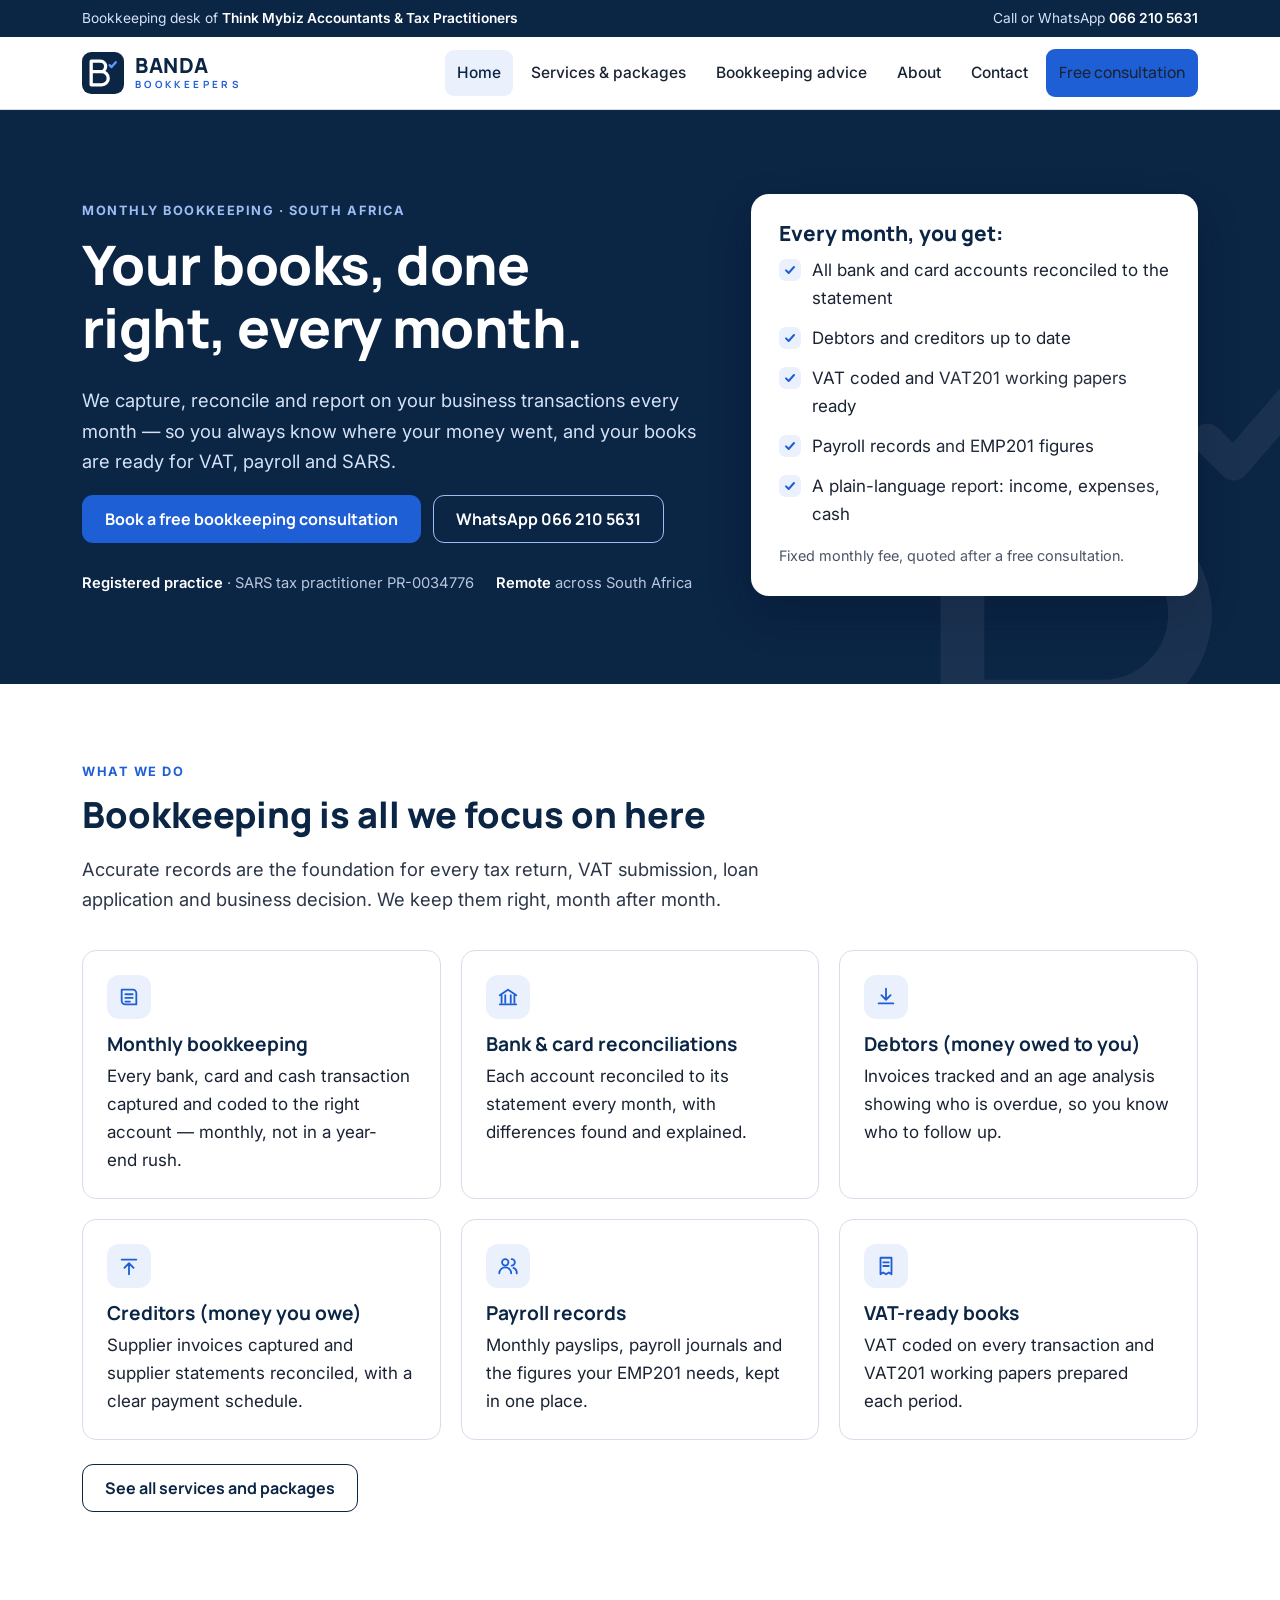
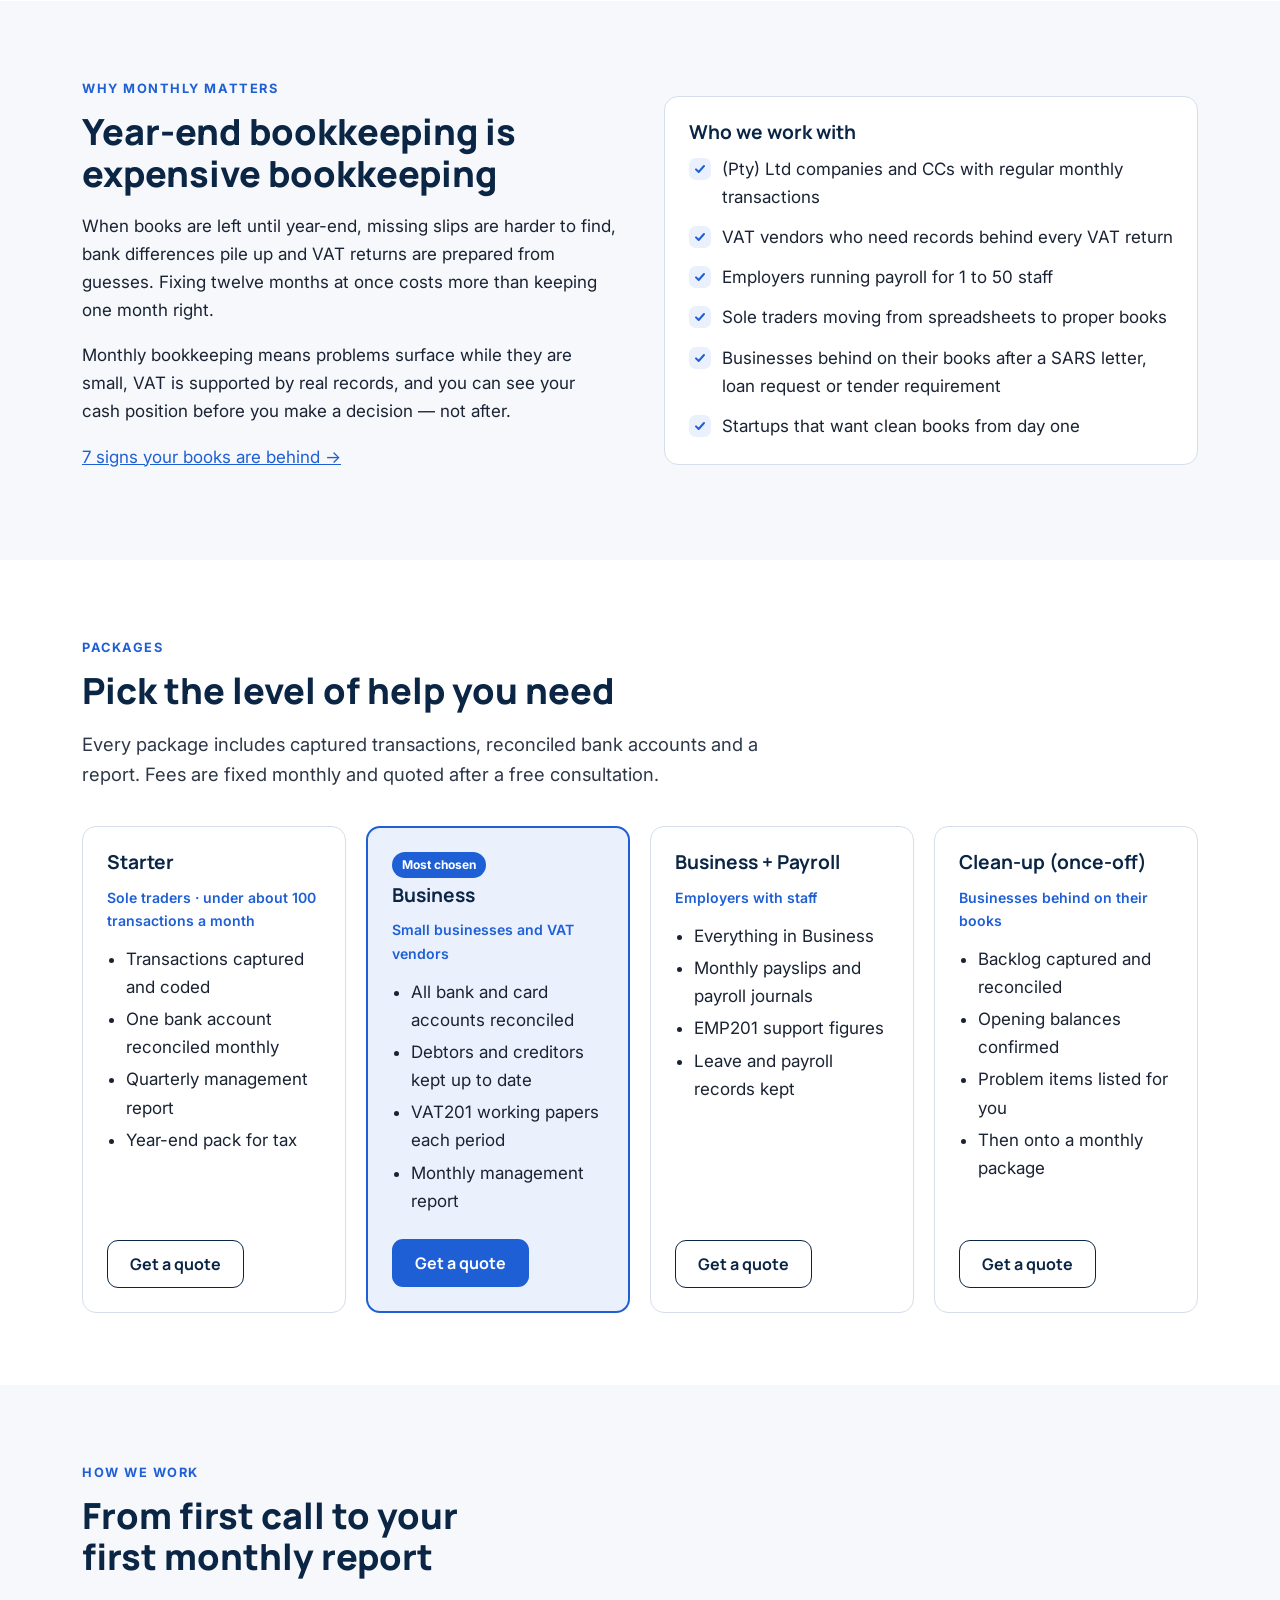
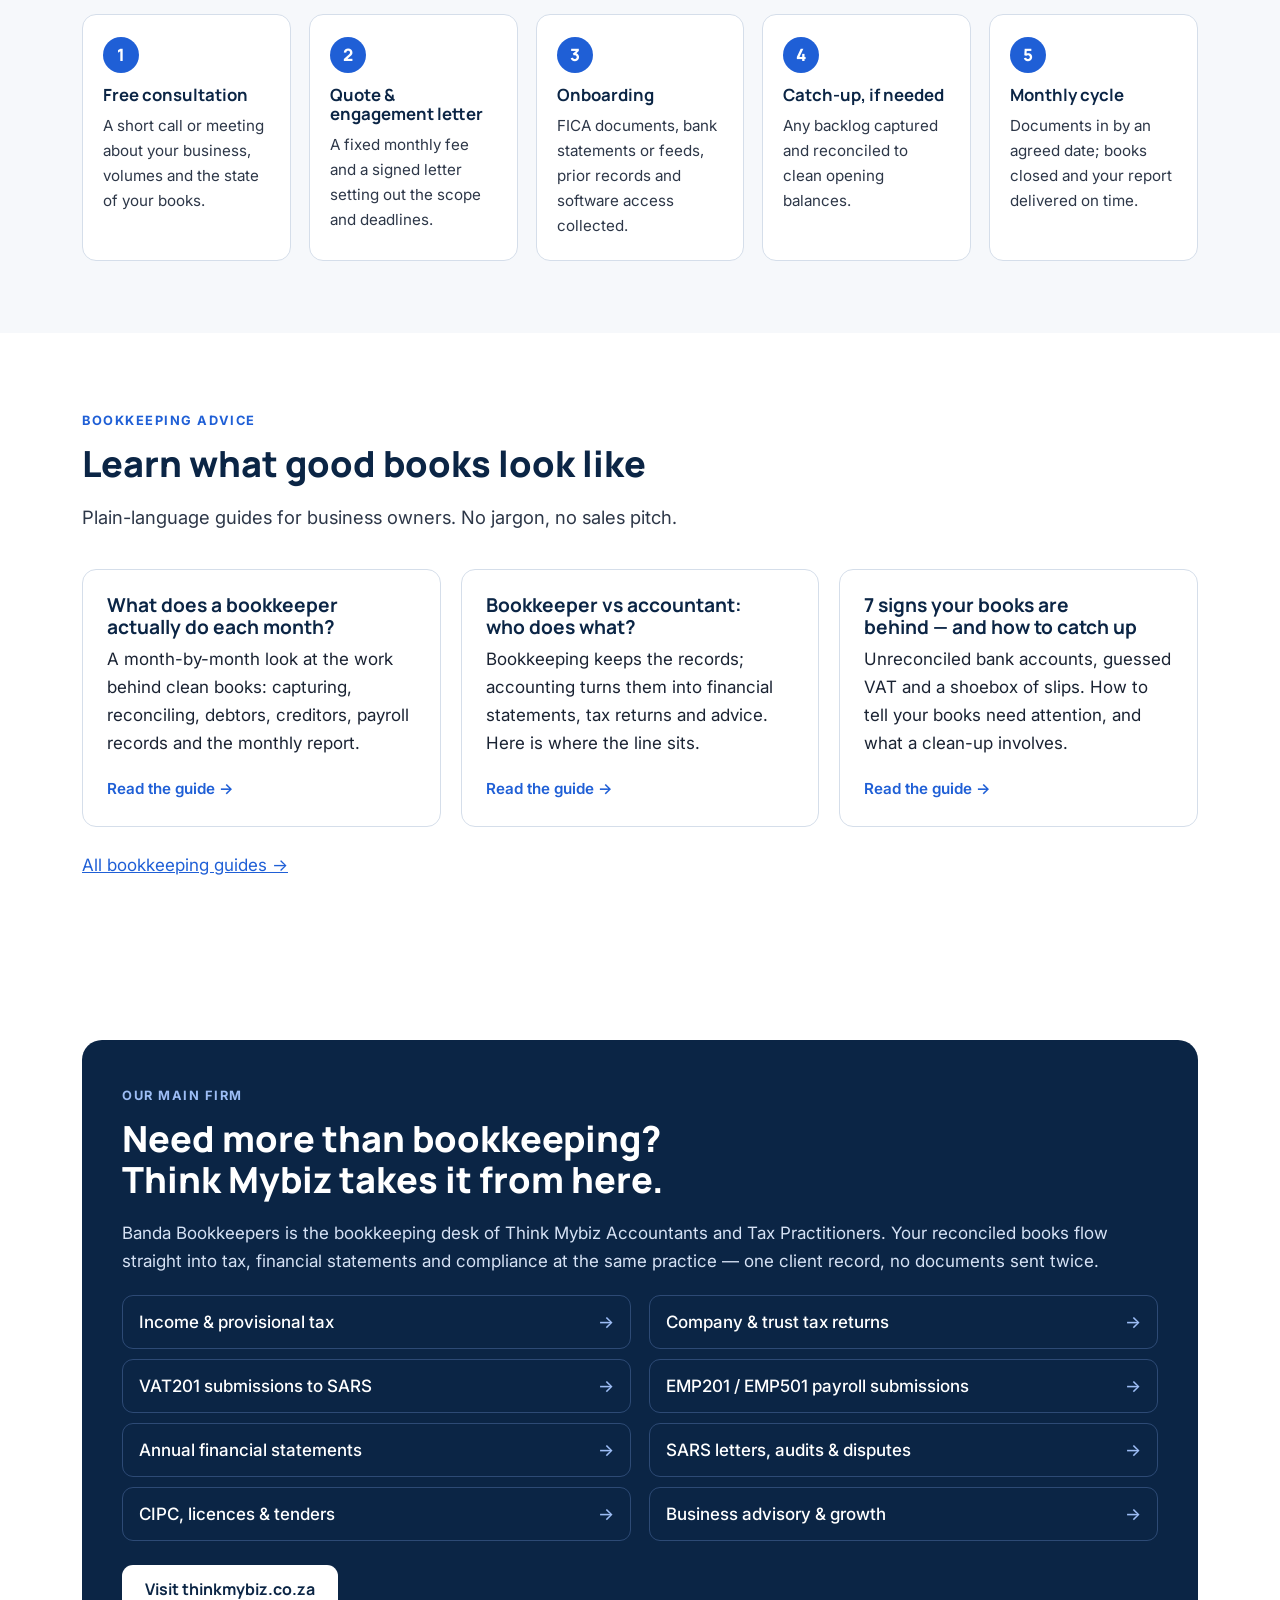
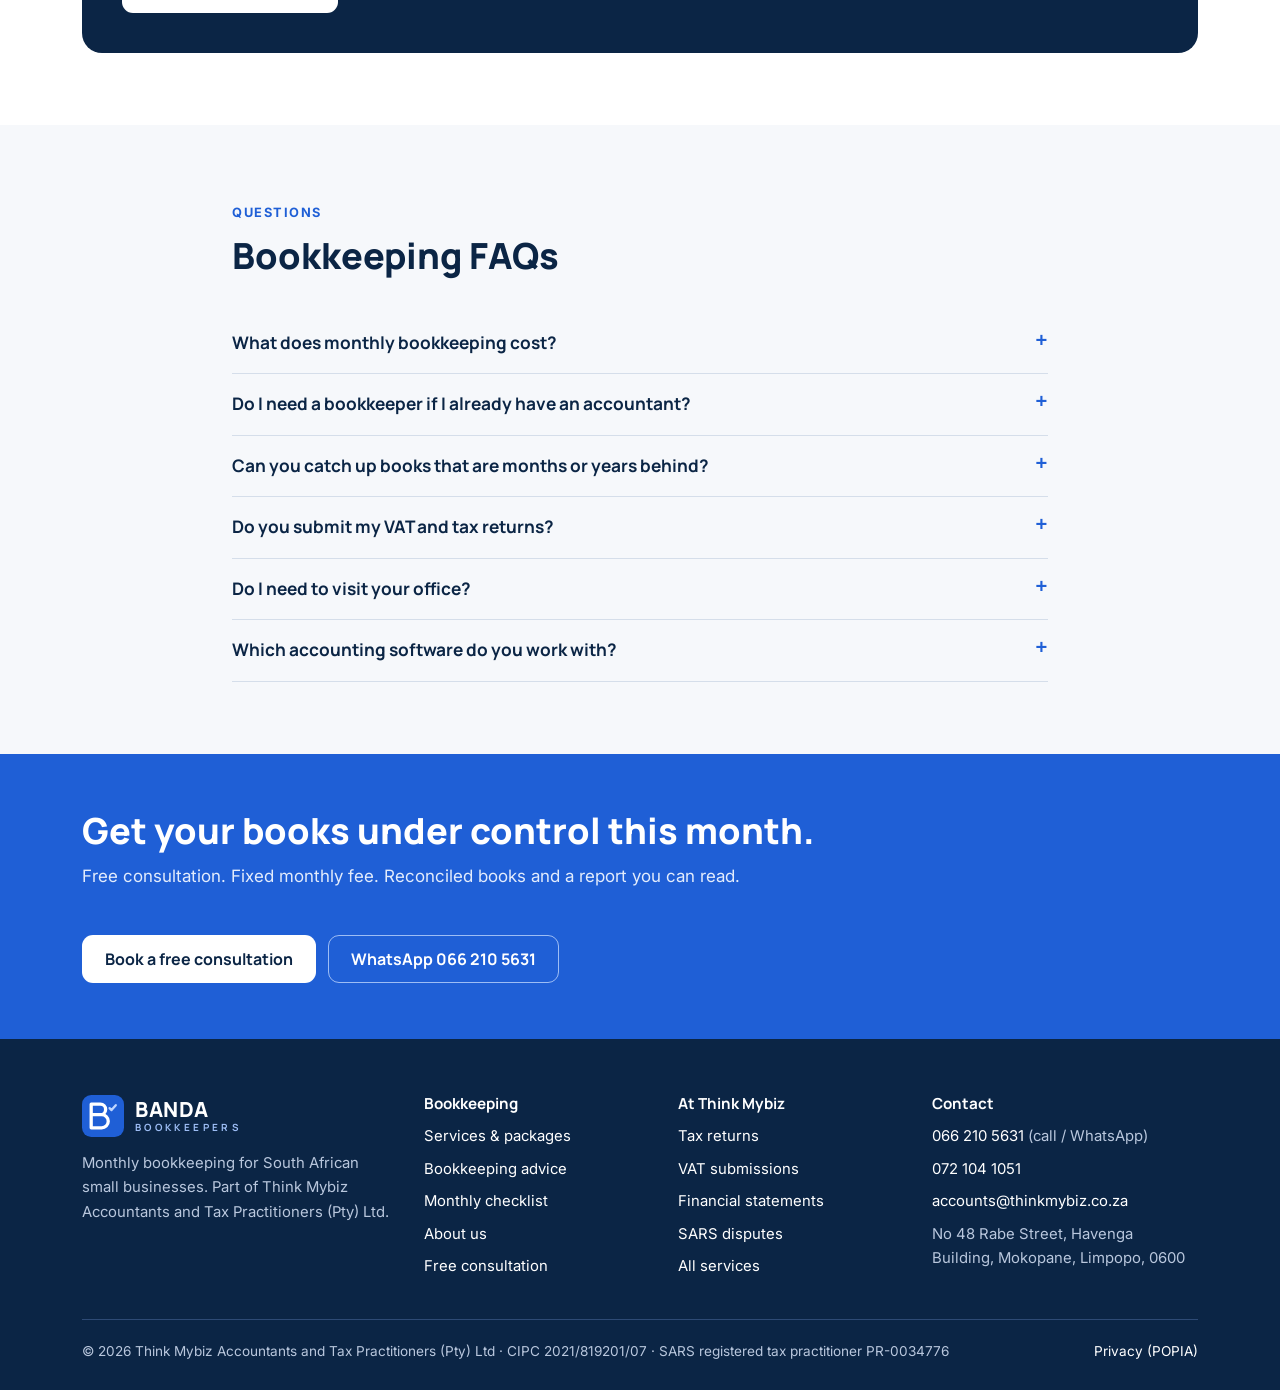
<file: index.html>
<!doctype html>
<html lang="en-ZA">
<head>
<meta charset="utf-8">
<meta name="viewport" content="width=device-width, initial-scale=1">
<title>Banda Bookkeepers | Monthly Bookkeeping for South African Small Businesses</title>
<meta name="description" content="Monthly bookkeeping, bank reconciliations, payroll records and VAT-ready books for South African small businesses. Free consultation. Part of Think Mybiz Accountants.">
<link rel="canonical" href="https://bandabookkeepers.com/">
<meta property="og:type" content="website">
<meta property="og:site_name" content="Banda Bookkeepers">
<meta property="og:title" content="Banda Bookkeepers | Monthly Bookkeeping for South African Small Businesses">
<meta property="og:description" content="Monthly bookkeeping, bank reconciliations, payroll records and VAT-ready books for South African small businesses. Free consultation. Part of Think Mybiz Accountants.">
<meta property="og:url" content="https://bandabookkeepers.com/">
<meta name="theme-color" content="#0B2545">
<link rel="icon" href="/assets/img/favicon.svg" type="image/svg+xml">
<link rel="preconnect" href="https://fonts.googleapis.com">
<link rel="preconnect" href="https://fonts.gstatic.com" crossorigin>
<link href="https://fonts.googleapis.com/css2?family=Manrope:wght@600;700;800&family=Inter:wght@400;500;600&display=swap" rel="stylesheet">
<link rel="stylesheet" href="/assets/css/site.css?v=1">
<script type="application/ld+json">{"@context": "https://schema.org", "@type": "AccountingService", "name": "Banda Bookkeepers", "url": "https://bandabookkeepers.com/", "logo": "https://bandabookkeepers.com/assets/img/favicon.svg", "telephone": "+27 66 210 5631", "email": "accounts@thinkmybiz.co.za", "description": "Monthly bookkeeping, bank reconciliations, payroll records and VAT-ready books for South African small businesses.", "address": {"@type": "PostalAddress", "streetAddress": "No 48 Rabe Street, Havenga Building", "addressLocality": "Mokopane", "addressRegion": "Limpopo", "postalCode": "0600", "addressCountry": "ZA"}, "areaServed": ["Mokopane", "Polokwane", "Pretoria", "Centurion", "Johannesburg", "Midrand", "South Africa"], "parentOrganization": {"@type": "AccountingService", "name": "Think Mybiz Accountants and Tax Practitioners (Pty) Ltd", "url": "https://www.thinkmybiz.co.za/"}}</script>
<script type="application/ld+json">{"@context": "https://schema.org", "@type": "FAQPage", "mainEntity": [{"@type": "Question", "name": "What does monthly bookkeeping cost?", "acceptedAnswer": {"@type": "Answer", "text": "We quote a fixed monthly fee after a free consultation. The fee depends mainly on how many transactions you have each month, how many bank and card accounts you use, and whether you need payroll records or VAT working papers."}}, {"@type": "Question", "name": "Do I need a bookkeeper if I already have an accountant?", "acceptedAnswer": {"@type": "Answer", "text": "Your accountant prepares financial statements and tax returns from your records. A bookkeeper keeps those records accurate every month. At Banda Bookkeepers both sit in the same practice: we keep the books, and Think Mybiz Accountants handles tax and financial statements."}}, {"@type": "Question", "name": "Can you catch up books that are months or years behind?", "acceptedAnswer": {"@type": "Answer", "text": "Yes. A clean-up captures and reconciles the backlog, confirms opening balances and lists anything that needs your input. Once the books are current, we move you onto a monthly package."}}, {"@type": "Question", "name": "Do you submit my VAT and tax returns?", "acceptedAnswer": {"@type": "Answer", "text": "Bookkeeping prepares VAT-ready books and VAT201 working papers. Submissions to SARS, tax returns and financial statements are handled by our main firm, Think Mybiz Accountants and Tax Practitioners."}}, {"@type": "Question", "name": "Do I need to visit your office?", "acceptedAnswer": {"@type": "Answer", "text": "No. Most clients send documents electronically and we work remotely across South Africa. You are welcome to meet us at our Mokopane office or arrange a meeting in Polokwane, Pretoria, Centurion, Johannesburg or Midrand."}}, {"@type": "Question", "name": "Which accounting software do you work with?", "acceptedAnswer": {"@type": "Answer", "text": "We work with the cloud accounting software you already use, or help you choose and set one up, with bank feeds connected where your bank supports it."}}]}</script>
</head>
<body>
<a class="skip" href="#main">Skip to content</a>
<div class="strip"><div class="wrap">
<span>Bookkeeping desk of <a href="https://www.thinkmybiz.co.za/?ref=bandabookkeepers">Think Mybiz Accountants &amp; Tax Practitioners</a></span>
<span class="hide-sm">Call or WhatsApp <a href="tel:+27662105631">066 210 5631</a></span>
</div></div>
<header class="site-head"><div class="wrap">
<a class="brand" href="/" aria-label="Banda Bookkeepers home"><svg viewBox="0 0 64 64" aria-hidden="true"><rect width="64" height="64" rx="14" fill="#0B2545"/><path d="M14 14V50M14 14H28A8 8 0 0 1 28 30H14M14 30H30A10 10 0 0 1 30 50H14" fill="none" stroke="#fff" stroke-width="5" stroke-linejoin="round" stroke-linecap="round"/><path d="M42 20L45 23L51.5 15.5" fill="none" stroke="#5B9BFF" stroke-width="3.5" stroke-linecap="round" stroke-linejoin="round"/></svg><span class="brand-text"><b>BANDA</b><span>BOOKKEEPERS</span></span></a>
<nav aria-label="Main">
<button class="menu-toggle" aria-expanded="false" aria-controls="nav-links" aria-label="Open menu"><svg width="22" height="22" viewBox="0 0 24 24" fill="none" stroke="#0B2545" stroke-width="2" stroke-linecap="round" aria-hidden="true"><path d="M4 7h16M4 12h16M4 17h16"/></svg></button>
<ul class="nav-links" id="nav-links">
<li><a href="/" aria-current=page>Home</a></li>
<li><a href="/services/">Services & packages</a></li>
<li><a href="/bookkeeping-advice/">Bookkeeping advice</a></li>
<li><a href="/about/">About</a></li>
<li><a href="/contact/">Contact</a></li>
<li><a class="btn btn-primary nav-cta" href="/contact/">Free consultation</a></li>
</ul>
</nav>
</div></header>
<main id="main">
<section class="hero">
<svg class="hero-mark" viewBox="0 0 64 64" aria-hidden="true"><path d="M14 14V50M14 14H28A8 8 0 0 1 28 30H14M14 30H30A10 10 0 0 1 30 50H14" fill="none" stroke="#fff" stroke-width="5" stroke-linejoin="round" stroke-linecap="round"/><path d="M42 20L45 23L51.5 15.5" fill="none" stroke="#fff" stroke-width="3.5" stroke-linecap="round" stroke-linejoin="round"/></svg>
<div class="wrap hero-grid">
<div>
<span class="eyebrow">Monthly bookkeeping · South Africa</span>
<h1>Your books, done right, every month.</h1>
<p class="lead">We capture, reconcile and report on your business transactions every month — so you always know where your money went, and your books are ready for VAT, payroll and SARS.</p>
<div class="actions"><a class="btn btn-primary" href="/contact/">Book a free bookkeeping consultation</a>
<a class="btn btn-ghost-light" href="https://wa.me/27662105631?text=Hi%20Banda%20Bookkeepers%2C%20I%27d%20like%20a%20quote%20for%20monthly%20bookkeeping.">WhatsApp 066 210 5631</a></div>
<div class="trust"><span><b>Registered practice</b> · SARS tax practitioner PR-0034776</span><span><b>Remote</b> across South Africa</span></div>
</div>
<div class="hero-card">
<h2>Every month, you get:</h2>
<ul class="checks">
<li>All bank and card accounts reconciled to the statement</li>
<li>Debtors and creditors up to date</li>
<li>VAT coded and VAT201 working papers ready</li>
<li>Payroll records and EMP201 figures</li>
<li>A plain-language report: income, expenses, cash</li>
</ul>
<p class="small muted" style="margin:16px 0 0">Fixed monthly fee, quoted after a free consultation.</p>
</div>
</div></section>

<section><div class="wrap">
<div class="sec-head"><span class="eyebrow">What we do</span><h2>Bookkeeping is all we focus on here</h2>
<p class="lead">Accurate records are the foundation for every tax return, VAT submission, loan application and business decision. We keep them right, month after month.</p></div>
<div class="grid g3"><div class="card"><div class="icon"><svg viewBox="0 0 24 24" fill="none" stroke="#1F5FD6" stroke-width="2" stroke-linecap="round" stroke-linejoin="round" aria-hidden="true"><path d="M4 4h12a4 4 0 0 1 4 4v12H8a4 4 0 0 1-4-4z"/><path d="M8 9h8M8 13h8M8 17h5"/></svg></div><h3>Monthly bookkeeping</h3><p>Every bank, card and cash transaction captured and coded to the right account — monthly, not in a year-end rush.</p></div>
<div class="card"><div class="icon"><svg viewBox="0 0 24 24" fill="none" stroke="#1F5FD6" stroke-width="2" stroke-linecap="round" stroke-linejoin="round" aria-hidden="true"><path d="M3 10l9-6 9 6"/><path d="M5 10v8M9 10v8M15 10v8M19 10v8M3 20h18"/></svg></div><h3>Bank &amp; card reconciliations</h3><p>Each account reconciled to its statement every month, with differences found and explained.</p></div>
<div class="card"><div class="icon"><svg viewBox="0 0 24 24" fill="none" stroke="#1F5FD6" stroke-width="2" stroke-linecap="round" stroke-linejoin="round" aria-hidden="true"><path d="M12 3v12M7 10l5 5 5-5"/><path d="M4 19h16"/></svg></div><h3>Debtors (money owed to you)</h3><p>Invoices tracked and an age analysis showing who is overdue, so you know who to follow up.</p></div>
<div class="card"><div class="icon"><svg viewBox="0 0 24 24" fill="none" stroke="#1F5FD6" stroke-width="2" stroke-linecap="round" stroke-linejoin="round" aria-hidden="true"><path d="M12 21V9M7 14l5-5 5 5"/><path d="M4 5h16"/></svg></div><h3>Creditors (money you owe)</h3><p>Supplier invoices captured and supplier statements reconciled, with a clear payment schedule.</p></div>
<div class="card"><div class="icon"><svg viewBox="0 0 24 24" fill="none" stroke="#1F5FD6" stroke-width="2" stroke-linecap="round" stroke-linejoin="round" aria-hidden="true"><circle cx="9" cy="8" r="3.5"/><path d="M2.5 20a6.5 6.5 0 0 1 13 0"/><path d="M16 4.5a3.5 3.5 0 0 1 0 7M18 14a6 6 0 0 1 3.5 6"/></svg></div><h3>Payroll records</h3><p>Monthly payslips, payroll journals and the figures your EMP201 needs, kept in one place.</p></div>
<div class="card"><div class="icon"><svg viewBox="0 0 24 24" fill="none" stroke="#1F5FD6" stroke-width="2" stroke-linecap="round" stroke-linejoin="round" aria-hidden="true"><path d="M6 3h12v18l-3-2-3 2-3-2-3 2z"/><path d="M9 8h6M9 12h6"/></svg></div><h3>VAT-ready books</h3><p>VAT coded on every transaction and VAT201 working papers prepared each period.</p></div></div>
<p style="margin-top:24px"><a class="btn btn-outline" href="/services/">See all services and packages</a></p>
</div></section>

<section class="alt"><div class="wrap">
<div class="grid g2" style="align-items:center;gap:48px">
<div><span class="eyebrow">Why monthly matters</span><h2>Year-end bookkeeping is expensive bookkeeping</h2>
<p>When books are left until year-end, missing slips are harder to find, bank differences pile up and VAT returns are prepared from guesses. Fixing twelve months at once costs more than keeping one month right.</p>
<p>Monthly bookkeeping means problems surface while they are small, VAT is supported by real records, and you can see your cash position before you make a decision — not after.</p>
<p><a href="/bookkeeping-advice/signs-your-books-are-behind/">7 signs your books are behind →</a></p></div>
<div class="card"><h3>Who we work with</h3>
<ul class="checks" style="margin-top:12px">
<li>(Pty) Ltd companies and CCs with regular monthly transactions</li>
<li>VAT vendors who need records behind every VAT return</li>
<li>Employers running payroll for 1 to 50 staff</li>
<li>Sole traders moving from spreadsheets to proper books</li>
<li>Businesses behind on their books after a SARS letter, loan request or tender requirement</li>
<li>Startups that want clean books from day one</li>
</ul></div>
</div></div></section>

<section><div class="wrap">
<div class="sec-head"><span class="eyebrow">Packages</span><h2>Pick the level of help you need</h2>
<p class="lead">Every package includes captured transactions, reconciled bank accounts and a report. Fees are fixed monthly and quoted after a free consultation.</p></div>
<div class="grid g4"><div class="card pkg"><h3>Starter</h3><span class="who">Sole traders · under about 100 transactions a month</span><ul><li>Transactions captured and coded</li><li>One bank account reconciled monthly</li><li>Quarterly management report</li><li>Year-end pack for tax</li></ul><p style="margin-top:auto;padding-top:14px"><a class="btn btn-outline" href="/contact/?package=Starter">Get a quote</a></p></div>
<div class="card pkg featured"><span class="badge">Most chosen</span><h3>Business</h3><span class="who">Small businesses and VAT vendors</span><ul><li>All bank and card accounts reconciled</li><li>Debtors and creditors kept up to date</li><li>VAT201 working papers each period</li><li>Monthly management report</li></ul><p style="margin-top:auto;padding-top:14px"><a class="btn btn-primary" href="/contact/?package=Business">Get a quote</a></p></div>
<div class="card pkg"><h3>Business + Payroll</h3><span class="who">Employers with staff</span><ul><li>Everything in Business</li><li>Monthly payslips and payroll journals</li><li>EMP201 support figures</li><li>Leave and payroll records kept</li></ul><p style="margin-top:auto;padding-top:14px"><a class="btn btn-outline" href="/contact/?package=Business + Payroll">Get a quote</a></p></div>
<div class="card pkg"><h3>Clean-up (once-off)</h3><span class="who">Businesses behind on their books</span><ul><li>Backlog captured and reconciled</li><li>Opening balances confirmed</li><li>Problem items listed for you</li><li>Then onto a monthly package</li></ul><p style="margin-top:auto;padding-top:14px"><a class="btn btn-outline" href="/contact/?package=Clean-up (once-off)">Get a quote</a></p></div></div>
</div></section>

<section class="alt"><div class="wrap">
<div class="sec-head"><span class="eyebrow">How we work</span><h2>From first call to your first monthly report</h2></div>
<ol class="steps"><li><h3>Free consultation</h3><p>A short call or meeting about your business, volumes and the state of your books.</p></li><li><h3>Quote &amp; engagement letter</h3><p>A fixed monthly fee and a signed letter setting out the scope and deadlines.</p></li><li><h3>Onboarding</h3><p>FICA documents, bank statements or feeds, prior records and software access collected.</p></li><li><h3>Catch-up, if needed</h3><p>Any backlog captured and reconciled to clean opening balances.</p></li><li><h3>Monthly cycle</h3><p>Documents in by an agreed date; books closed and your report delivered on time.</p></li></ol>
</div></section>

<section><div class="wrap">
<div class="sec-head"><span class="eyebrow">Bookkeeping advice</span><h2>Learn what good books look like</h2>
<p class="lead">Plain-language guides for business owners. No jargon, no sales pitch.</p></div>
<div class="grid g3"><a class="card card-link" href="/bookkeeping-advice/what-does-a-bookkeeper-do/"><h3>What does a bookkeeper actually do each month?</h3><p>A month-by-month look at the work behind clean books: capturing, reconciling, debtors, creditors, payroll records and the monthly report.</p><span class="more">Read the guide →</span></a>
<a class="card card-link" href="/bookkeeping-advice/bookkeeper-vs-accountant/"><h3>Bookkeeper vs accountant: who does what?</h3><p>Bookkeeping keeps the records; accounting turns them into financial statements, tax returns and advice. Here is where the line sits.</p><span class="more">Read the guide →</span></a>
<a class="card card-link" href="/bookkeeping-advice/signs-your-books-are-behind/"><h3>7 signs your books are behind — and how to catch up</h3><p>Unreconciled bank accounts, guessed VAT and a shoebox of slips. How to tell your books need attention, and what a clean-up involves.</p><span class="more">Read the guide →</span></a></div>
<p style="margin-top:24px"><a href="/bookkeeping-advice/">All bookkeeping guides →</a></p>
</div></section>

<section><div class="wrap"><div class="tmb">
<span class="eyebrow" style="color:#9DBDF5">Our main firm</span>
<h2>Need more than bookkeeping? Think Mybiz takes it from here.</h2>
<p>Banda Bookkeepers is the bookkeeping desk of Think Mybiz Accountants and Tax Practitioners. Your reconciled books flow straight into tax, financial statements and compliance at the same practice — one client record, no documents sent twice.</p>
<ul class="tmb-list">
<li><a href="https://www.thinkmybiz.co.za/services/individual-tax/?ref=bandabookkeepers">Income &amp; provisional tax <span aria-hidden="true">→</span></a></li>
<li><a href="https://www.thinkmybiz.co.za/services/business-tax/?ref=bandabookkeepers">Company &amp; trust tax returns <span aria-hidden="true">→</span></a></li>
<li><a href="https://www.thinkmybiz.co.za/services/vat/?ref=bandabookkeepers">VAT201 submissions to SARS <span aria-hidden="true">→</span></a></li>
<li><a href="https://www.thinkmybiz.co.za/services/payroll/?ref=bandabookkeepers">EMP201 / EMP501 payroll submissions <span aria-hidden="true">→</span></a></li>
<li><a href="https://www.thinkmybiz.co.za/services/accounting/?ref=bandabookkeepers">Annual financial statements <span aria-hidden="true">→</span></a></li>
<li><a href="https://www.thinkmybiz.co.za/services/sars-disputes/?ref=bandabookkeepers">SARS letters, audits &amp; disputes <span aria-hidden="true">→</span></a></li>
<li><a href="https://www.thinkmybiz.co.za/services/business-compliance/?ref=bandabookkeepers">CIPC, licences &amp; tenders <span aria-hidden="true">→</span></a></li>
<li><a href="https://www.thinkmybiz.co.za/services/business-advisory/?ref=bandabookkeepers">Business advisory &amp; growth <span aria-hidden="true">→</span></a></li>
</ul>
<a class="btn btn-light" href="https://www.thinkmybiz.co.za/?ref=bandabookkeepers">Visit thinkmybiz.co.za</a>
</div></div></section>


<section class="alt"><div class="wrap" style="max-width:860px">
<div class="sec-head"><span class="eyebrow">Questions</span><h2>Bookkeeping FAQs</h2></div>
<div class="faq"><details><summary>What does monthly bookkeeping cost?</summary><p>We quote a fixed monthly fee after a free consultation. The fee depends mainly on how many transactions you have each month, how many bank and card accounts you use, and whether you need payroll records or VAT working papers.</p></details><details><summary>Do I need a bookkeeper if I already have an accountant?</summary><p>Your accountant prepares financial statements and tax returns from your records. A bookkeeper keeps those records accurate every month. At Banda Bookkeepers both sit in the same practice: we keep the books, and Think Mybiz Accountants handles tax and financial statements.</p></details><details><summary>Can you catch up books that are months or years behind?</summary><p>Yes. A clean-up captures and reconciles the backlog, confirms opening balances and lists anything that needs your input. Once the books are current, we move you onto a monthly package.</p></details><details><summary>Do you submit my VAT and tax returns?</summary><p>Bookkeeping prepares VAT-ready books and VAT201 working papers. Submissions to SARS, tax returns and financial statements are handled by our main firm, Think Mybiz Accountants and Tax Practitioners.</p></details><details><summary>Do I need to visit your office?</summary><p>No. Most clients send documents electronically and we work remotely across South Africa. You are welcome to meet us at our Mokopane office or arrange a meeting in Polokwane, Pretoria, Centurion, Johannesburg or Midrand.</p></details><details><summary>Which accounting software do you work with?</summary><p>We work with the cloud accounting software you already use, or help you choose and set one up, with bank feeds connected where your bank supports it.</p></details></div>
</div></section>
<section class="cta-band"><div class="wrap">
<div><h2>Get your books under control this month.</h2>
<p>Free consultation. Fixed monthly fee. Reconciled books and a report you can read.</p></div>
<div class="actions"><a class="btn btn-light" href="/contact/">Book a free consultation</a>
<a class="btn btn-ghost-light" href="https://wa.me/27662105631?text=Hi%20Banda%20Bookkeepers%2C%20I%27d%20like%20a%20quote%20for%20monthly%20bookkeeping.">WhatsApp 066 210 5631</a></div>
</div></section>
</main>
<footer class="site-foot"><div class="wrap">
<div class="foot-grid">
<div class="foot-brand">
<a class="brand" href="/" aria-label="Banda Bookkeepers home"><svg viewBox="0 0 64 64" aria-hidden="true"><rect width="64" height="64" rx="14" fill="#1F5FD6"/><path d="M14 14V50M14 14H28A8 8 0 0 1 28 30H14M14 30H30A10 10 0 0 1 30 50H14" fill="none" stroke="#fff" stroke-width="5" stroke-linejoin="round" stroke-linecap="round"/><path d="M42 20L45 23L51.5 15.5" fill="none" stroke="#BFD6FF" stroke-width="3.5" stroke-linecap="round" stroke-linejoin="round"/></svg><span class="brand-text"><b>BANDA</b><span>BOOKKEEPERS</span></span></a>
<p style="margin-top:14px">Monthly bookkeeping for South African small businesses. Part of Think Mybiz Accountants and Tax Practitioners (Pty) Ltd.</p>
</div>
<div><h4>Bookkeeping</h4><ul>
<li><a href="/services/">Services &amp; packages</a></li>
<li><a href="/bookkeeping-advice/">Bookkeeping advice</a></li>
<li><a href="/bookkeeping-advice/monthly-bookkeeping-checklist/">Monthly checklist</a></li>
<li><a href="/about/">About us</a></li>
<li><a href="/contact/">Free consultation</a></li>
</ul></div>
<div><h4>At Think Mybiz</h4><ul>
<li><a href="https://www.thinkmybiz.co.za/services/business-tax/?ref=bandabookkeepers">Tax returns</a></li>
<li><a href="https://www.thinkmybiz.co.za/services/vat/?ref=bandabookkeepers">VAT submissions</a></li>
<li><a href="https://www.thinkmybiz.co.za/services/accounting/?ref=bandabookkeepers">Financial statements</a></li>
<li><a href="https://www.thinkmybiz.co.za/services/sars-disputes/?ref=bandabookkeepers">SARS disputes</a></li>
<li><a href="https://www.thinkmybiz.co.za/services/?ref=bandabookkeepers">All services</a></li>
</ul></div>
<div><h4>Contact</h4><ul>
<li><a href="tel:+27662105631">066 210 5631</a> (call / WhatsApp)</li>
<li><a href="tel:+27721041051">072 104 1051</a></li>
<li><a href="mailto:accounts@thinkmybiz.co.za">accounts@thinkmybiz.co.za</a></li>
<li>No 48 Rabe Street, Havenga Building, Mokopane, Limpopo, 0600</li>
</ul></div>
</div>
<div class="foot-base">
<span>© <span id="year">2026</span> Think Mybiz Accountants and Tax Practitioners (Pty) Ltd · CIPC 2021/819201/07 · SARS registered tax practitioner PR-0034776</span>
<span><a href="/privacy/">Privacy (POPIA)</a></span>
</div>
</div></footer>
<script src="/assets/js/site.js?v=1" defer></script>
</body>
</html>
</file>
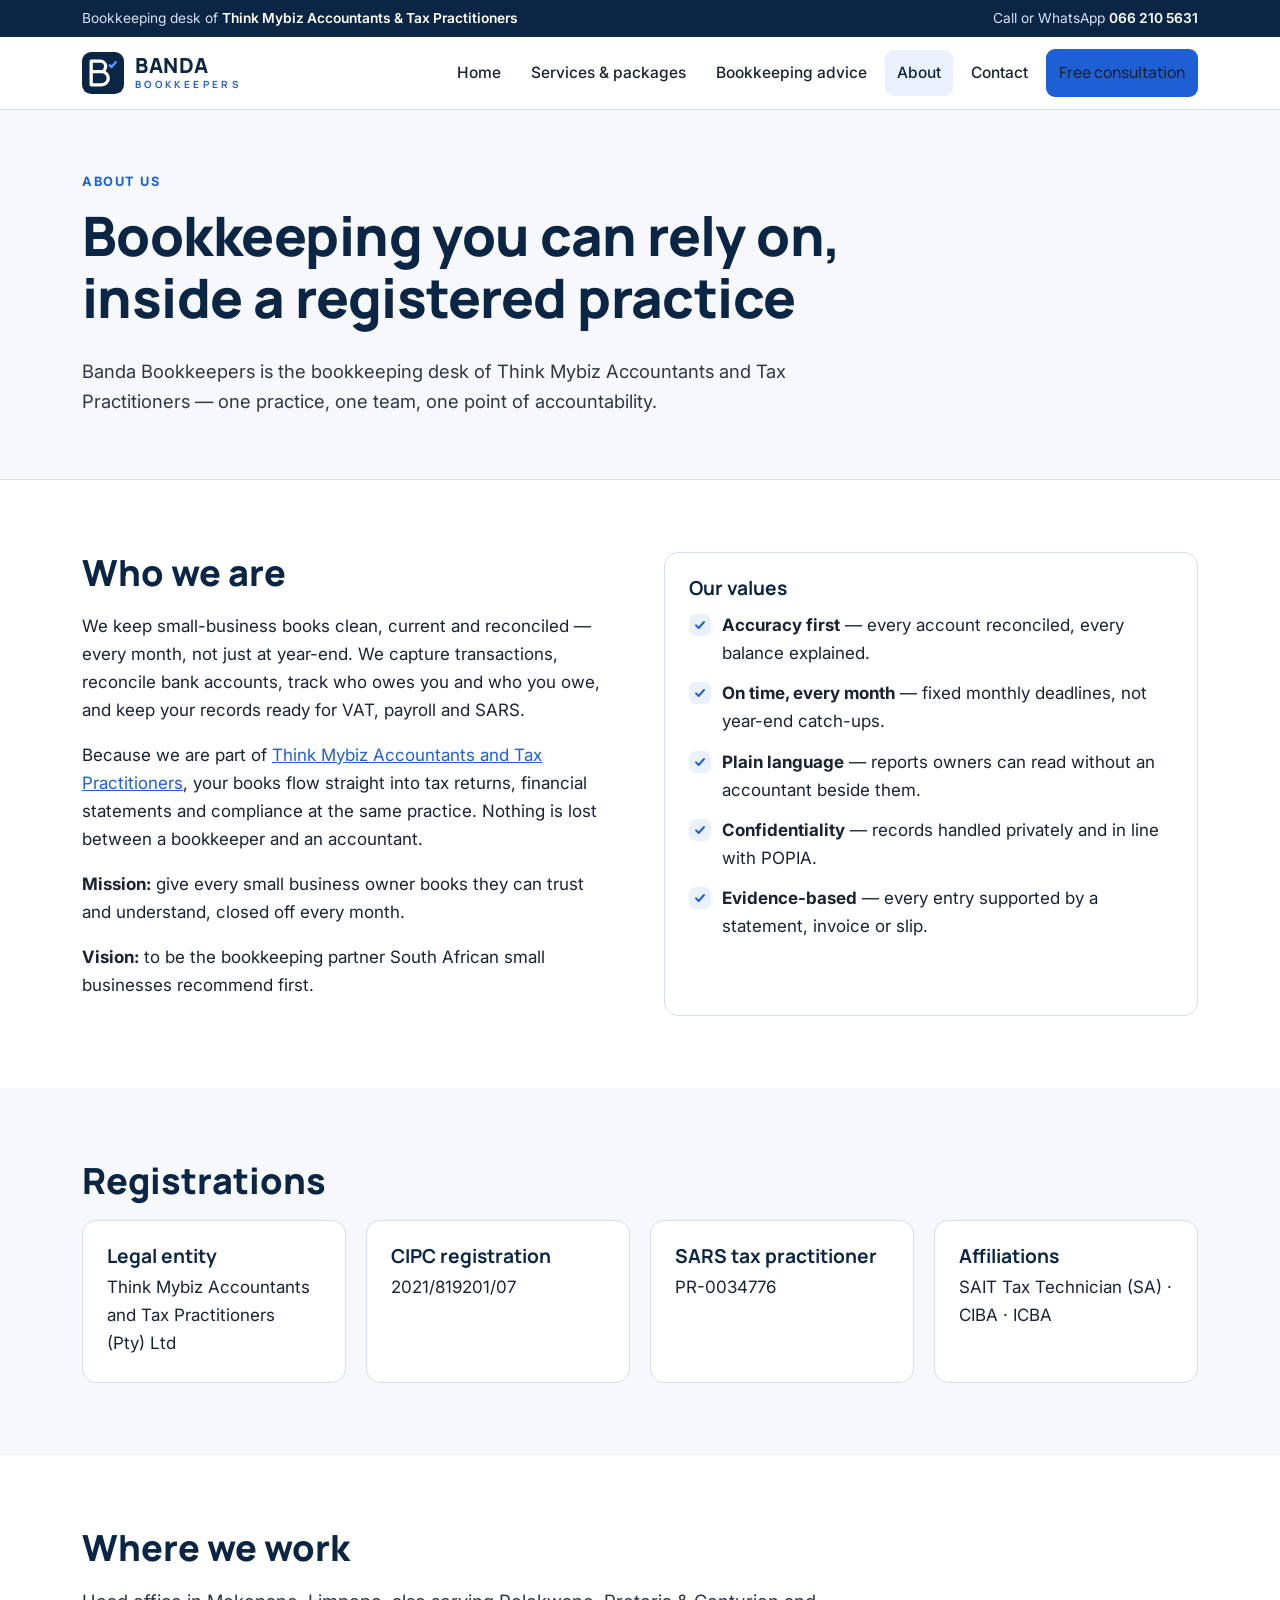
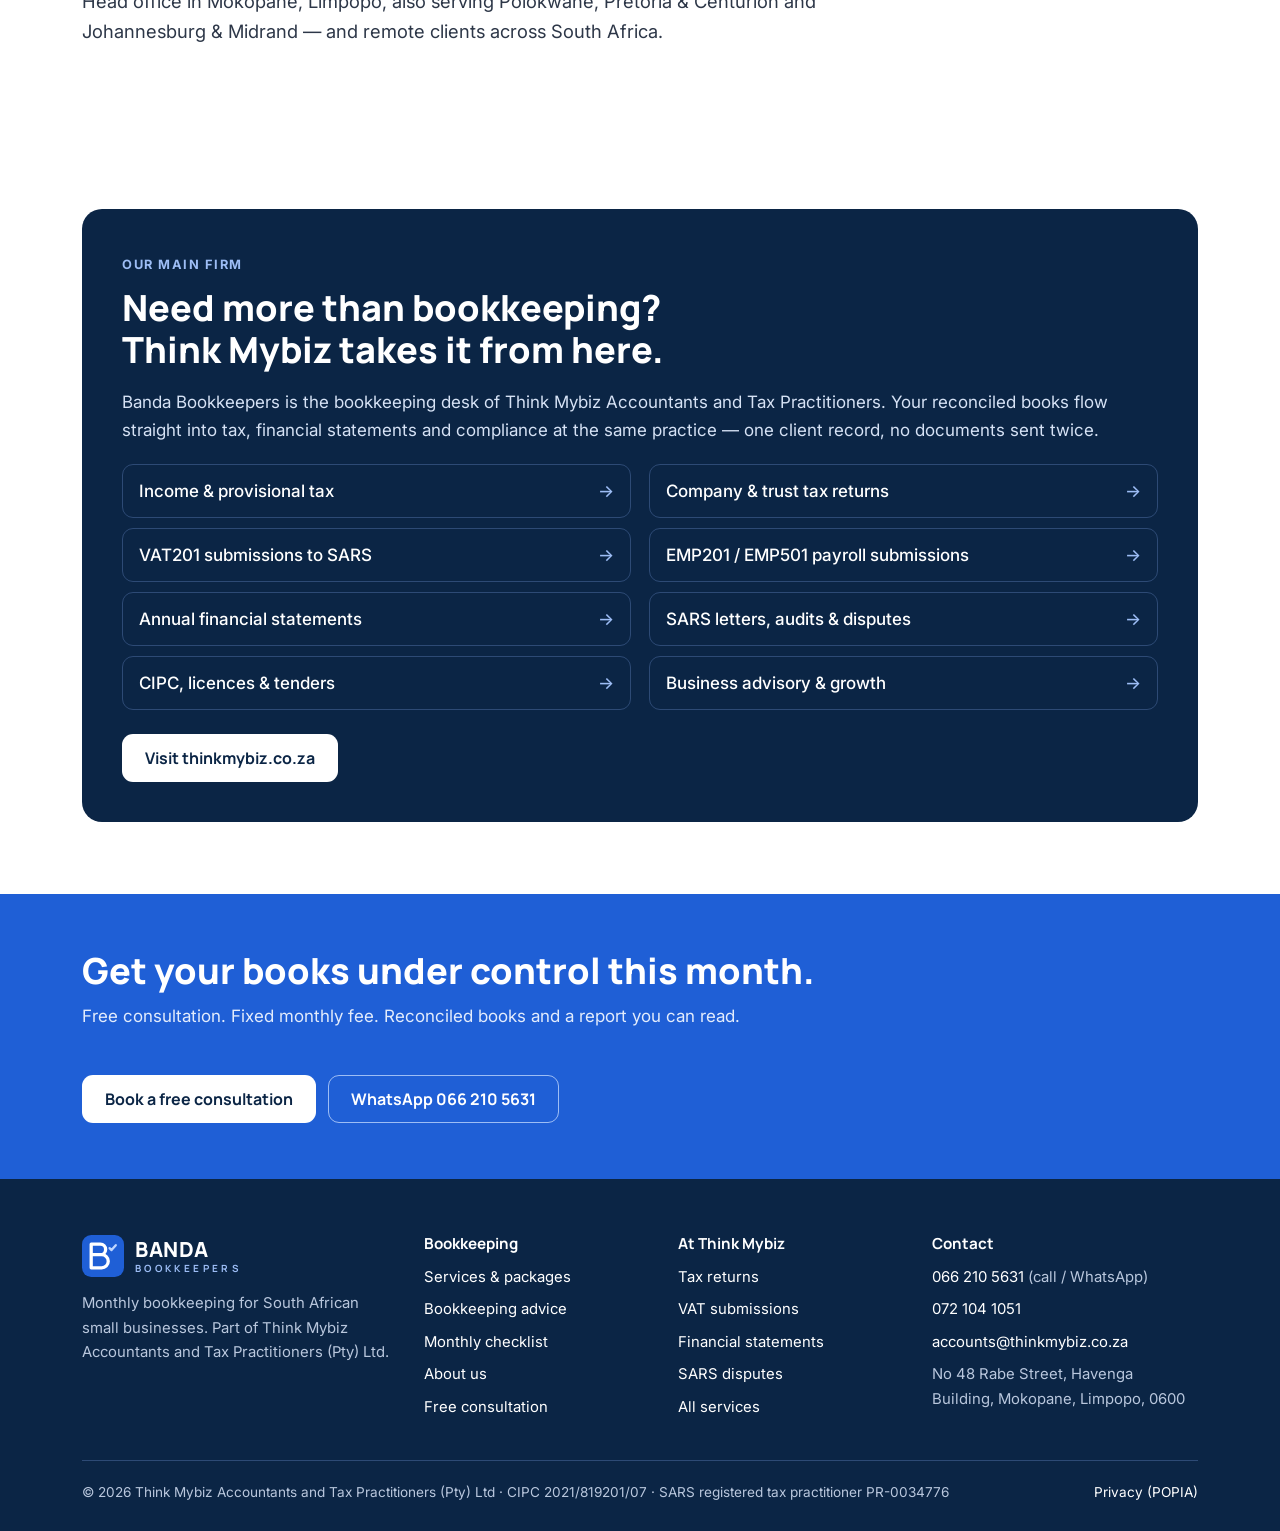
<file: about/index.html>
<!doctype html>
<html lang="en-ZA">
<head>
<meta charset="utf-8">
<meta name="viewport" content="width=device-width, initial-scale=1">
<title>About Banda Bookkeepers | Part of Think Mybiz Accountants</title>
<meta name="description" content="Banda Bookkeepers is the bookkeeping desk of Think Mybiz Accountants and Tax Practitioners (Pty) Ltd. Monthly bookkeeping from a registered South African practice.">
<link rel="canonical" href="https://bandabookkeepers.com/about/">
<meta property="og:type" content="website">
<meta property="og:site_name" content="Banda Bookkeepers">
<meta property="og:title" content="About Banda Bookkeepers | Part of Think Mybiz Accountants">
<meta property="og:description" content="Banda Bookkeepers is the bookkeeping desk of Think Mybiz Accountants and Tax Practitioners (Pty) Ltd. Monthly bookkeeping from a registered South African practice.">
<meta property="og:url" content="https://bandabookkeepers.com/about/">
<meta name="theme-color" content="#0B2545">
<link rel="icon" href="/assets/img/favicon.svg" type="image/svg+xml">
<link rel="preconnect" href="https://fonts.googleapis.com">
<link rel="preconnect" href="https://fonts.gstatic.com" crossorigin>
<link href="https://fonts.googleapis.com/css2?family=Manrope:wght@600;700;800&family=Inter:wght@400;500;600&display=swap" rel="stylesheet">
<link rel="stylesheet" href="/assets/css/site.css?v=1">
<script type="application/ld+json">{"@context": "https://schema.org", "@type": "AccountingService", "name": "Banda Bookkeepers", "url": "https://bandabookkeepers.com/", "logo": "https://bandabookkeepers.com/assets/img/favicon.svg", "telephone": "+27 66 210 5631", "email": "accounts@thinkmybiz.co.za", "description": "Monthly bookkeeping, bank reconciliations, payroll records and VAT-ready books for South African small businesses.", "address": {"@type": "PostalAddress", "streetAddress": "No 48 Rabe Street, Havenga Building", "addressLocality": "Mokopane", "addressRegion": "Limpopo", "postalCode": "0600", "addressCountry": "ZA"}, "areaServed": ["Mokopane", "Polokwane", "Pretoria", "Centurion", "Johannesburg", "Midrand", "South Africa"], "parentOrganization": {"@type": "AccountingService", "name": "Think Mybiz Accountants and Tax Practitioners (Pty) Ltd", "url": "https://www.thinkmybiz.co.za/"}}</script>
</head>
<body>
<a class="skip" href="#main">Skip to content</a>
<div class="strip"><div class="wrap">
<span>Bookkeeping desk of <a href="https://www.thinkmybiz.co.za/?ref=bandabookkeepers">Think Mybiz Accountants &amp; Tax Practitioners</a></span>
<span class="hide-sm">Call or WhatsApp <a href="tel:+27662105631">066 210 5631</a></span>
</div></div>
<header class="site-head"><div class="wrap">
<a class="brand" href="/" aria-label="Banda Bookkeepers home"><svg viewBox="0 0 64 64" aria-hidden="true"><rect width="64" height="64" rx="14" fill="#0B2545"/><path d="M14 14V50M14 14H28A8 8 0 0 1 28 30H14M14 30H30A10 10 0 0 1 30 50H14" fill="none" stroke="#fff" stroke-width="5" stroke-linejoin="round" stroke-linecap="round"/><path d="M42 20L45 23L51.5 15.5" fill="none" stroke="#5B9BFF" stroke-width="3.5" stroke-linecap="round" stroke-linejoin="round"/></svg><span class="brand-text"><b>BANDA</b><span>BOOKKEEPERS</span></span></a>
<nav aria-label="Main">
<button class="menu-toggle" aria-expanded="false" aria-controls="nav-links" aria-label="Open menu"><svg width="22" height="22" viewBox="0 0 24 24" fill="none" stroke="#0B2545" stroke-width="2" stroke-linecap="round" aria-hidden="true"><path d="M4 7h16M4 12h16M4 17h16"/></svg></button>
<ul class="nav-links" id="nav-links">
<li><a href="/">Home</a></li>
<li><a href="/services/">Services & packages</a></li>
<li><a href="/bookkeeping-advice/">Bookkeeping advice</a></li>
<li><a href="/about/" aria-current=page>About</a></li>
<li><a href="/contact/">Contact</a></li>
<li><a class="btn btn-primary nav-cta" href="/contact/">Free consultation</a></li>
</ul>
</nav>
</div></header>
<main id="main">
<div class="page-head"><div class="wrap">
<span class="eyebrow">About us</span>
<h1>Bookkeeping you can rely on, inside a registered practice</h1>
<p class="lead">Banda Bookkeepers is the bookkeeping desk of Think Mybiz Accountants and Tax Practitioners — one practice, one team, one point of accountability.</p>
</div></div>

<section><div class="wrap grid g2" style="gap:48px">
<div>
<h2>Who we are</h2>
<p>We keep small-business books clean, current and reconciled — every month, not just at year-end. We capture transactions, reconcile bank accounts, track who owes you and who you owe, and keep your records ready for VAT, payroll and SARS.</p>
<p>Because we are part of <a href="https://www.thinkmybiz.co.za/?ref=bandabookkeepers">Think Mybiz Accountants and Tax Practitioners</a>, your books flow straight into tax returns, financial statements and compliance at the same practice. Nothing is lost between a bookkeeper and an accountant.</p>
<p><b>Mission:</b> give every small business owner books they can trust and understand, closed off every month.</p>
<p><b>Vision:</b> to be the bookkeeping partner South African small businesses recommend first.</p>
</div>
<div class="card">
<h3>Our values</h3>
<ul class="checks" style="margin-top:12px">
<li><span><b>Accuracy first</b> — every account reconciled, every balance explained.</span></li>
<li><span><b>On time, every month</b> — fixed monthly deadlines, not year-end catch-ups.</span></li>
<li><span><b>Plain language</b> — reports owners can read without an accountant beside them.</span></li>
<li><span><b>Confidentiality</b> — records handled privately and in line with POPIA.</span></li>
<li><span><b>Evidence-based</b> — every entry supported by a statement, invoice or slip.</span></li>
</ul></div>
</div></section>

<section class="alt"><div class="wrap">
<h2>Registrations</h2>
<div class="grid g4">
<div class="card"><h3>Legal entity</h3><p>Think Mybiz Accountants and Tax Practitioners (Pty) Ltd</p></div>
<div class="card"><h3>CIPC registration</h3><p>2021/819201/07</p></div>
<div class="card"><h3>SARS tax practitioner</h3><p>PR-0034776</p></div>
<div class="card"><h3>Affiliations</h3><p>SAIT Tax Technician (SA) · CIBA · ICBA</p></div>
</div>
</div></section>

<section><div class="wrap">
<h2>Where we work</h2>
<p class="lead">Head office in Mokopane, Limpopo, also serving Polokwane, Pretoria &amp; Centurion and Johannesburg &amp; Midrand — and remote clients across South Africa.</p>
</div></section>
<section><div class="wrap"><div class="tmb">
<span class="eyebrow" style="color:#9DBDF5">Our main firm</span>
<h2>Need more than bookkeeping? Think Mybiz takes it from here.</h2>
<p>Banda Bookkeepers is the bookkeeping desk of Think Mybiz Accountants and Tax Practitioners. Your reconciled books flow straight into tax, financial statements and compliance at the same practice — one client record, no documents sent twice.</p>
<ul class="tmb-list">
<li><a href="https://www.thinkmybiz.co.za/services/individual-tax/?ref=bandabookkeepers">Income &amp; provisional tax <span aria-hidden="true">→</span></a></li>
<li><a href="https://www.thinkmybiz.co.za/services/business-tax/?ref=bandabookkeepers">Company &amp; trust tax returns <span aria-hidden="true">→</span></a></li>
<li><a href="https://www.thinkmybiz.co.za/services/vat/?ref=bandabookkeepers">VAT201 submissions to SARS <span aria-hidden="true">→</span></a></li>
<li><a href="https://www.thinkmybiz.co.za/services/payroll/?ref=bandabookkeepers">EMP201 / EMP501 payroll submissions <span aria-hidden="true">→</span></a></li>
<li><a href="https://www.thinkmybiz.co.za/services/accounting/?ref=bandabookkeepers">Annual financial statements <span aria-hidden="true">→</span></a></li>
<li><a href="https://www.thinkmybiz.co.za/services/sars-disputes/?ref=bandabookkeepers">SARS letters, audits &amp; disputes <span aria-hidden="true">→</span></a></li>
<li><a href="https://www.thinkmybiz.co.za/services/business-compliance/?ref=bandabookkeepers">CIPC, licences &amp; tenders <span aria-hidden="true">→</span></a></li>
<li><a href="https://www.thinkmybiz.co.za/services/business-advisory/?ref=bandabookkeepers">Business advisory &amp; growth <span aria-hidden="true">→</span></a></li>
</ul>
<a class="btn btn-light" href="https://www.thinkmybiz.co.za/?ref=bandabookkeepers">Visit thinkmybiz.co.za</a>
</div></div></section>

<section class="cta-band"><div class="wrap">
<div><h2>Get your books under control this month.</h2>
<p>Free consultation. Fixed monthly fee. Reconciled books and a report you can read.</p></div>
<div class="actions"><a class="btn btn-light" href="/contact/">Book a free consultation</a>
<a class="btn btn-ghost-light" href="https://wa.me/27662105631?text=Hi%20Banda%20Bookkeepers%2C%20I%27d%20like%20a%20quote%20for%20monthly%20bookkeeping.">WhatsApp 066 210 5631</a></div>
</div></section>
</main>
<footer class="site-foot"><div class="wrap">
<div class="foot-grid">
<div class="foot-brand">
<a class="brand" href="/" aria-label="Banda Bookkeepers home"><svg viewBox="0 0 64 64" aria-hidden="true"><rect width="64" height="64" rx="14" fill="#1F5FD6"/><path d="M14 14V50M14 14H28A8 8 0 0 1 28 30H14M14 30H30A10 10 0 0 1 30 50H14" fill="none" stroke="#fff" stroke-width="5" stroke-linejoin="round" stroke-linecap="round"/><path d="M42 20L45 23L51.5 15.5" fill="none" stroke="#BFD6FF" stroke-width="3.5" stroke-linecap="round" stroke-linejoin="round"/></svg><span class="brand-text"><b>BANDA</b><span>BOOKKEEPERS</span></span></a>
<p style="margin-top:14px">Monthly bookkeeping for South African small businesses. Part of Think Mybiz Accountants and Tax Practitioners (Pty) Ltd.</p>
</div>
<div><h4>Bookkeeping</h4><ul>
<li><a href="/services/">Services &amp; packages</a></li>
<li><a href="/bookkeeping-advice/">Bookkeeping advice</a></li>
<li><a href="/bookkeeping-advice/monthly-bookkeeping-checklist/">Monthly checklist</a></li>
<li><a href="/about/">About us</a></li>
<li><a href="/contact/">Free consultation</a></li>
</ul></div>
<div><h4>At Think Mybiz</h4><ul>
<li><a href="https://www.thinkmybiz.co.za/services/business-tax/?ref=bandabookkeepers">Tax returns</a></li>
<li><a href="https://www.thinkmybiz.co.za/services/vat/?ref=bandabookkeepers">VAT submissions</a></li>
<li><a href="https://www.thinkmybiz.co.za/services/accounting/?ref=bandabookkeepers">Financial statements</a></li>
<li><a href="https://www.thinkmybiz.co.za/services/sars-disputes/?ref=bandabookkeepers">SARS disputes</a></li>
<li><a href="https://www.thinkmybiz.co.za/services/?ref=bandabookkeepers">All services</a></li>
</ul></div>
<div><h4>Contact</h4><ul>
<li><a href="tel:+27662105631">066 210 5631</a> (call / WhatsApp)</li>
<li><a href="tel:+27721041051">072 104 1051</a></li>
<li><a href="mailto:accounts@thinkmybiz.co.za">accounts@thinkmybiz.co.za</a></li>
<li>No 48 Rabe Street, Havenga Building, Mokopane, Limpopo, 0600</li>
</ul></div>
</div>
<div class="foot-base">
<span>© <span id="year">2026</span> Think Mybiz Accountants and Tax Practitioners (Pty) Ltd · CIPC 2021/819201/07 · SARS registered tax practitioner PR-0034776</span>
<span><a href="/privacy/">Privacy (POPIA)</a></span>
</div>
</div></footer>
<script src="/assets/js/site.js?v=1" defer></script>
</body>
</html>
</file>
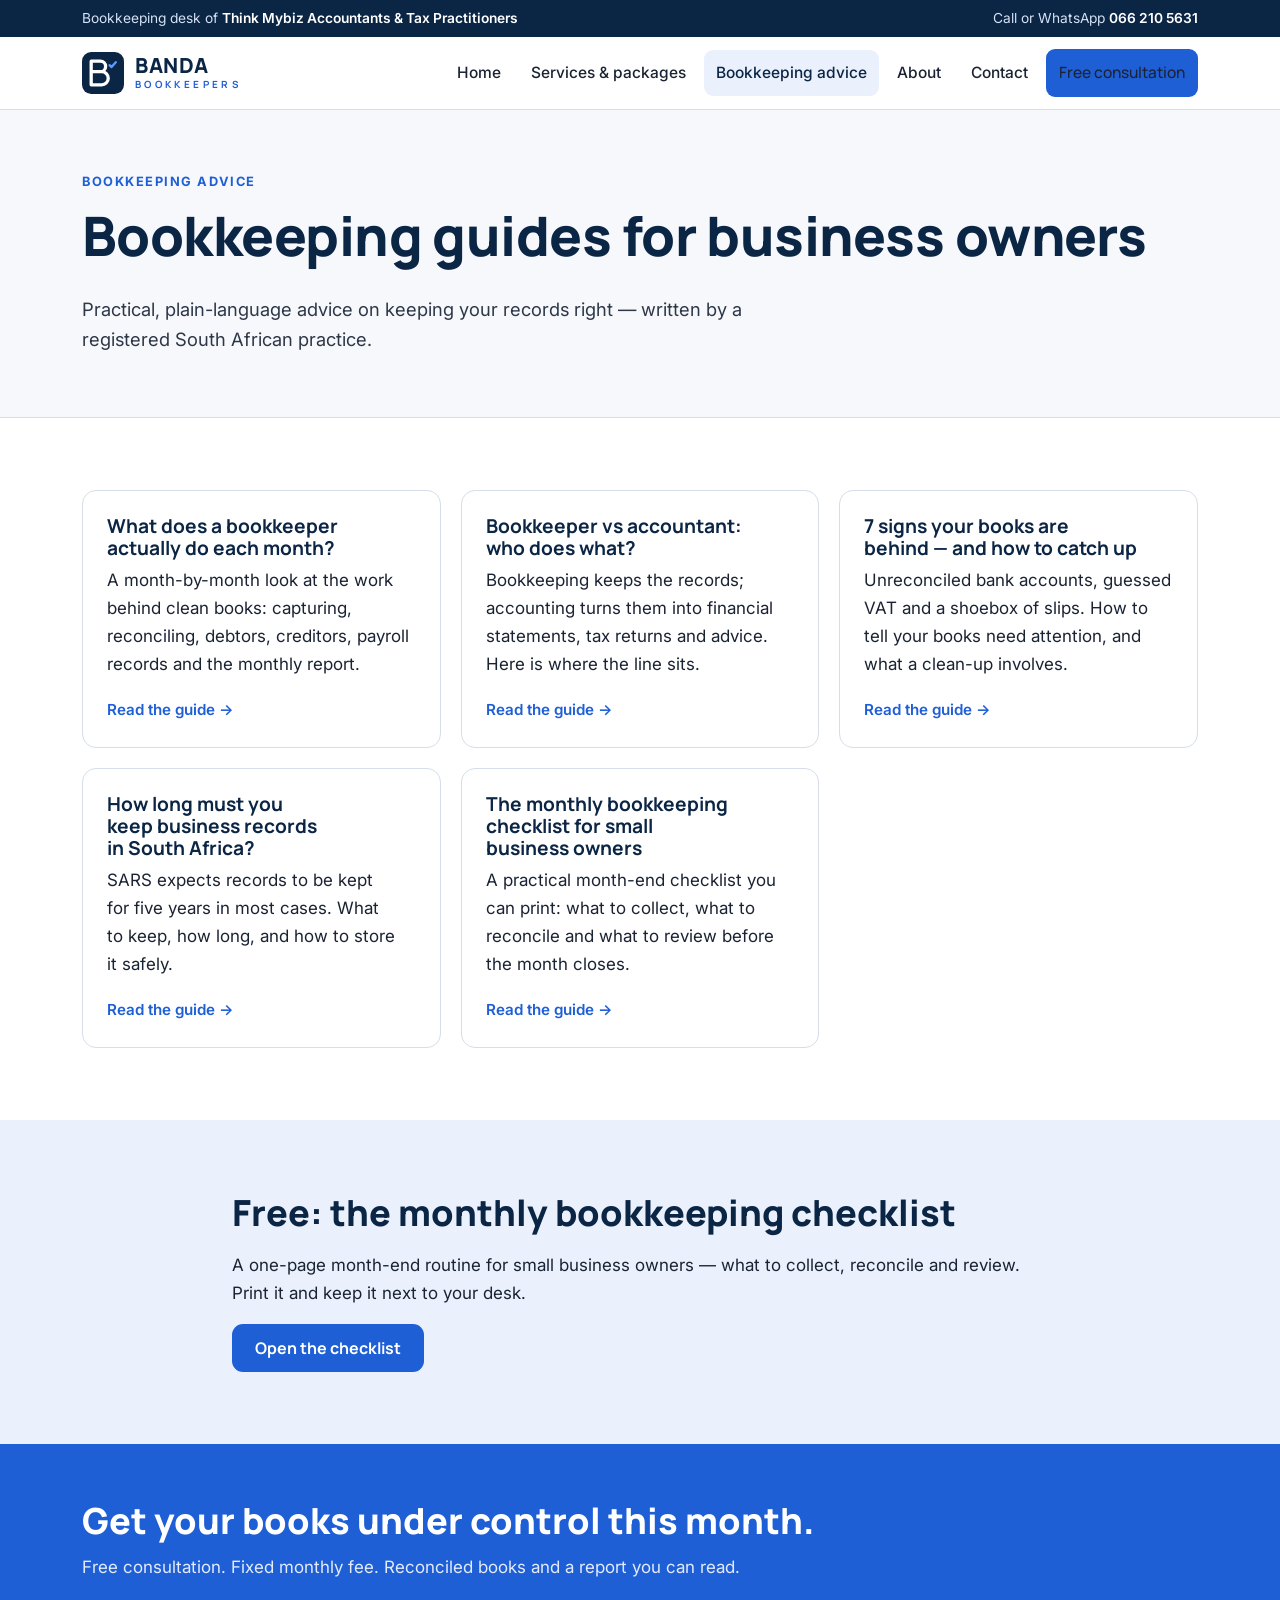
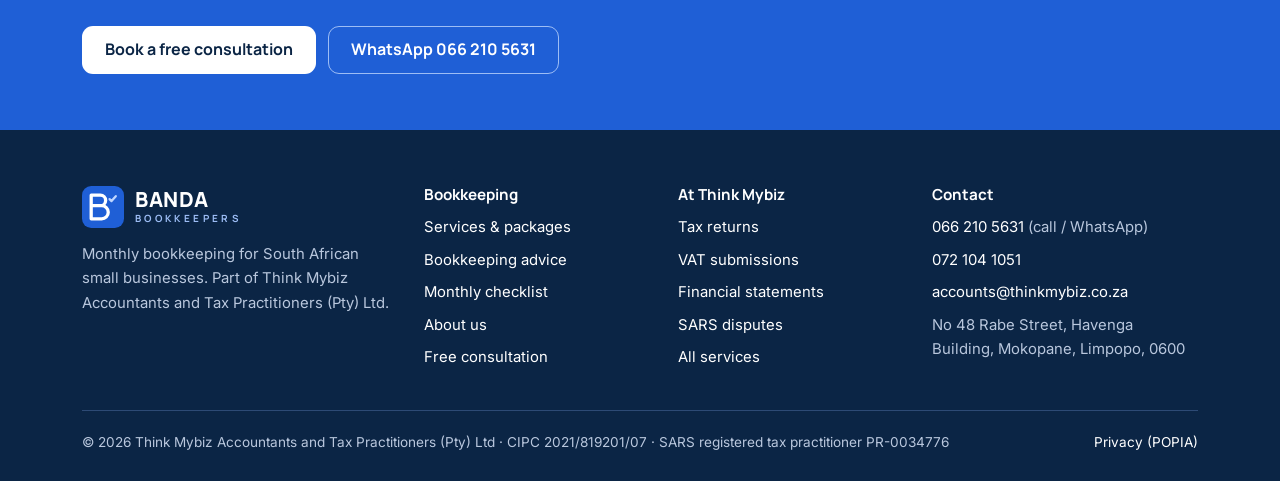
<file: bookkeeping-advice/index.html>
<!doctype html>
<html lang="en-ZA">
<head>
<meta charset="utf-8">
<meta name="viewport" content="width=device-width, initial-scale=1">
<title>Bookkeeping Advice &amp; Guides | Banda Bookkeepers</title>
<meta name="description" content="Plain-language bookkeeping guides for South African small business owners: what a bookkeeper does, record keeping for SARS, catching up on books and a monthly checklist.">
<link rel="canonical" href="https://bandabookkeepers.com/bookkeeping-advice/">
<meta property="og:type" content="website">
<meta property="og:site_name" content="Banda Bookkeepers">
<meta property="og:title" content="Bookkeeping Advice &amp; Guides | Banda Bookkeepers">
<meta property="og:description" content="Plain-language bookkeeping guides for South African small business owners: what a bookkeeper does, record keeping for SARS, catching up on books and a monthly checklist.">
<meta property="og:url" content="https://bandabookkeepers.com/bookkeeping-advice/">
<meta name="theme-color" content="#0B2545">
<link rel="icon" href="/assets/img/favicon.svg" type="image/svg+xml">
<link rel="preconnect" href="https://fonts.googleapis.com">
<link rel="preconnect" href="https://fonts.gstatic.com" crossorigin>
<link href="https://fonts.googleapis.com/css2?family=Manrope:wght@600;700;800&family=Inter:wght@400;500;600&display=swap" rel="stylesheet">
<link rel="stylesheet" href="/assets/css/site.css?v=1">
<script type="application/ld+json">{"@context": "https://schema.org", "@type": "AccountingService", "name": "Banda Bookkeepers", "url": "https://bandabookkeepers.com/", "logo": "https://bandabookkeepers.com/assets/img/favicon.svg", "telephone": "+27 66 210 5631", "email": "accounts@thinkmybiz.co.za", "description": "Monthly bookkeeping, bank reconciliations, payroll records and VAT-ready books for South African small businesses.", "address": {"@type": "PostalAddress", "streetAddress": "No 48 Rabe Street, Havenga Building", "addressLocality": "Mokopane", "addressRegion": "Limpopo", "postalCode": "0600", "addressCountry": "ZA"}, "areaServed": ["Mokopane", "Polokwane", "Pretoria", "Centurion", "Johannesburg", "Midrand", "South Africa"], "parentOrganization": {"@type": "AccountingService", "name": "Think Mybiz Accountants and Tax Practitioners (Pty) Ltd", "url": "https://www.thinkmybiz.co.za/"}}</script>
</head>
<body>
<a class="skip" href="#main">Skip to content</a>
<div class="strip"><div class="wrap">
<span>Bookkeeping desk of <a href="https://www.thinkmybiz.co.za/?ref=bandabookkeepers">Think Mybiz Accountants &amp; Tax Practitioners</a></span>
<span class="hide-sm">Call or WhatsApp <a href="tel:+27662105631">066 210 5631</a></span>
</div></div>
<header class="site-head"><div class="wrap">
<a class="brand" href="/" aria-label="Banda Bookkeepers home"><svg viewBox="0 0 64 64" aria-hidden="true"><rect width="64" height="64" rx="14" fill="#0B2545"/><path d="M14 14V50M14 14H28A8 8 0 0 1 28 30H14M14 30H30A10 10 0 0 1 30 50H14" fill="none" stroke="#fff" stroke-width="5" stroke-linejoin="round" stroke-linecap="round"/><path d="M42 20L45 23L51.5 15.5" fill="none" stroke="#5B9BFF" stroke-width="3.5" stroke-linecap="round" stroke-linejoin="round"/></svg><span class="brand-text"><b>BANDA</b><span>BOOKKEEPERS</span></span></a>
<nav aria-label="Main">
<button class="menu-toggle" aria-expanded="false" aria-controls="nav-links" aria-label="Open menu"><svg width="22" height="22" viewBox="0 0 24 24" fill="none" stroke="#0B2545" stroke-width="2" stroke-linecap="round" aria-hidden="true"><path d="M4 7h16M4 12h16M4 17h16"/></svg></button>
<ul class="nav-links" id="nav-links">
<li><a href="/">Home</a></li>
<li><a href="/services/">Services & packages</a></li>
<li><a href="/bookkeeping-advice/" aria-current=page>Bookkeeping advice</a></li>
<li><a href="/about/">About</a></li>
<li><a href="/contact/">Contact</a></li>
<li><a class="btn btn-primary nav-cta" href="/contact/">Free consultation</a></li>
</ul>
</nav>
</div></header>
<main id="main">
<div class="page-head"><div class="wrap">
<span class="eyebrow">Bookkeeping advice</span>
<h1>Bookkeeping guides for business owners</h1>
<p class="lead">Practical, plain-language advice on keeping your records right — written by a registered South African practice.</p>
</div></div>

<section><div class="wrap">
<div class="grid g3"><a class="card card-link" href="/bookkeeping-advice/what-does-a-bookkeeper-do/"><h3>What does a bookkeeper actually do each month?</h3><p>A month-by-month look at the work behind clean books: capturing, reconciling, debtors, creditors, payroll records and the monthly report.</p><span class="more">Read the guide →</span></a>
<a class="card card-link" href="/bookkeeping-advice/bookkeeper-vs-accountant/"><h3>Bookkeeper vs accountant: who does what?</h3><p>Bookkeeping keeps the records; accounting turns them into financial statements, tax returns and advice. Here is where the line sits.</p><span class="more">Read the guide →</span></a>
<a class="card card-link" href="/bookkeeping-advice/signs-your-books-are-behind/"><h3>7 signs your books are behind — and how to catch up</h3><p>Unreconciled bank accounts, guessed VAT and a shoebox of slips. How to tell your books need attention, and what a clean-up involves.</p><span class="more">Read the guide →</span></a>
<a class="card card-link" href="/bookkeeping-advice/how-long-to-keep-business-records/"><h3>How long must you keep business records in South Africa?</h3><p>SARS expects records to be kept for five years in most cases. What to keep, how long, and how to store it safely.</p><span class="more">Read the guide →</span></a>
<a class="card card-link" href="/bookkeeping-advice/monthly-bookkeeping-checklist/"><h3>The monthly bookkeeping checklist for small business owners</h3><p>A practical month-end checklist you can print: what to collect, what to reconcile and what to review before the month closes.</p><span class="more">Read the guide →</span></a></div>
</div></section>
<section class="paper"><div class="wrap" style="max-width:860px">
<h2>Free: the monthly bookkeeping checklist</h2>
<p>A one-page month-end routine for small business owners — what to collect, reconcile and review. Print it and keep it next to your desk.</p>
<a class="btn btn-primary" href="/bookkeeping-advice/monthly-bookkeeping-checklist/">Open the checklist</a>
</div></section>
<section class="cta-band"><div class="wrap">
<div><h2>Get your books under control this month.</h2>
<p>Free consultation. Fixed monthly fee. Reconciled books and a report you can read.</p></div>
<div class="actions"><a class="btn btn-light" href="/contact/">Book a free consultation</a>
<a class="btn btn-ghost-light" href="https://wa.me/27662105631?text=Hi%20Banda%20Bookkeepers%2C%20I%27d%20like%20a%20quote%20for%20monthly%20bookkeeping.">WhatsApp 066 210 5631</a></div>
</div></section>
</main>
<footer class="site-foot"><div class="wrap">
<div class="foot-grid">
<div class="foot-brand">
<a class="brand" href="/" aria-label="Banda Bookkeepers home"><svg viewBox="0 0 64 64" aria-hidden="true"><rect width="64" height="64" rx="14" fill="#1F5FD6"/><path d="M14 14V50M14 14H28A8 8 0 0 1 28 30H14M14 30H30A10 10 0 0 1 30 50H14" fill="none" stroke="#fff" stroke-width="5" stroke-linejoin="round" stroke-linecap="round"/><path d="M42 20L45 23L51.5 15.5" fill="none" stroke="#BFD6FF" stroke-width="3.5" stroke-linecap="round" stroke-linejoin="round"/></svg><span class="brand-text"><b>BANDA</b><span>BOOKKEEPERS</span></span></a>
<p style="margin-top:14px">Monthly bookkeeping for South African small businesses. Part of Think Mybiz Accountants and Tax Practitioners (Pty) Ltd.</p>
</div>
<div><h4>Bookkeeping</h4><ul>
<li><a href="/services/">Services &amp; packages</a></li>
<li><a href="/bookkeeping-advice/">Bookkeeping advice</a></li>
<li><a href="/bookkeeping-advice/monthly-bookkeeping-checklist/">Monthly checklist</a></li>
<li><a href="/about/">About us</a></li>
<li><a href="/contact/">Free consultation</a></li>
</ul></div>
<div><h4>At Think Mybiz</h4><ul>
<li><a href="https://www.thinkmybiz.co.za/services/business-tax/?ref=bandabookkeepers">Tax returns</a></li>
<li><a href="https://www.thinkmybiz.co.za/services/vat/?ref=bandabookkeepers">VAT submissions</a></li>
<li><a href="https://www.thinkmybiz.co.za/services/accounting/?ref=bandabookkeepers">Financial statements</a></li>
<li><a href="https://www.thinkmybiz.co.za/services/sars-disputes/?ref=bandabookkeepers">SARS disputes</a></li>
<li><a href="https://www.thinkmybiz.co.za/services/?ref=bandabookkeepers">All services</a></li>
</ul></div>
<div><h4>Contact</h4><ul>
<li><a href="tel:+27662105631">066 210 5631</a> (call / WhatsApp)</li>
<li><a href="tel:+27721041051">072 104 1051</a></li>
<li><a href="mailto:accounts@thinkmybiz.co.za">accounts@thinkmybiz.co.za</a></li>
<li>No 48 Rabe Street, Havenga Building, Mokopane, Limpopo, 0600</li>
</ul></div>
</div>
<div class="foot-base">
<span>© <span id="year">2026</span> Think Mybiz Accountants and Tax Practitioners (Pty) Ltd · CIPC 2021/819201/07 · SARS registered tax practitioner PR-0034776</span>
<span><a href="/privacy/">Privacy (POPIA)</a></span>
</div>
</div></footer>
<script src="/assets/js/site.js?v=1" defer></script>
</body>
</html>
</file>
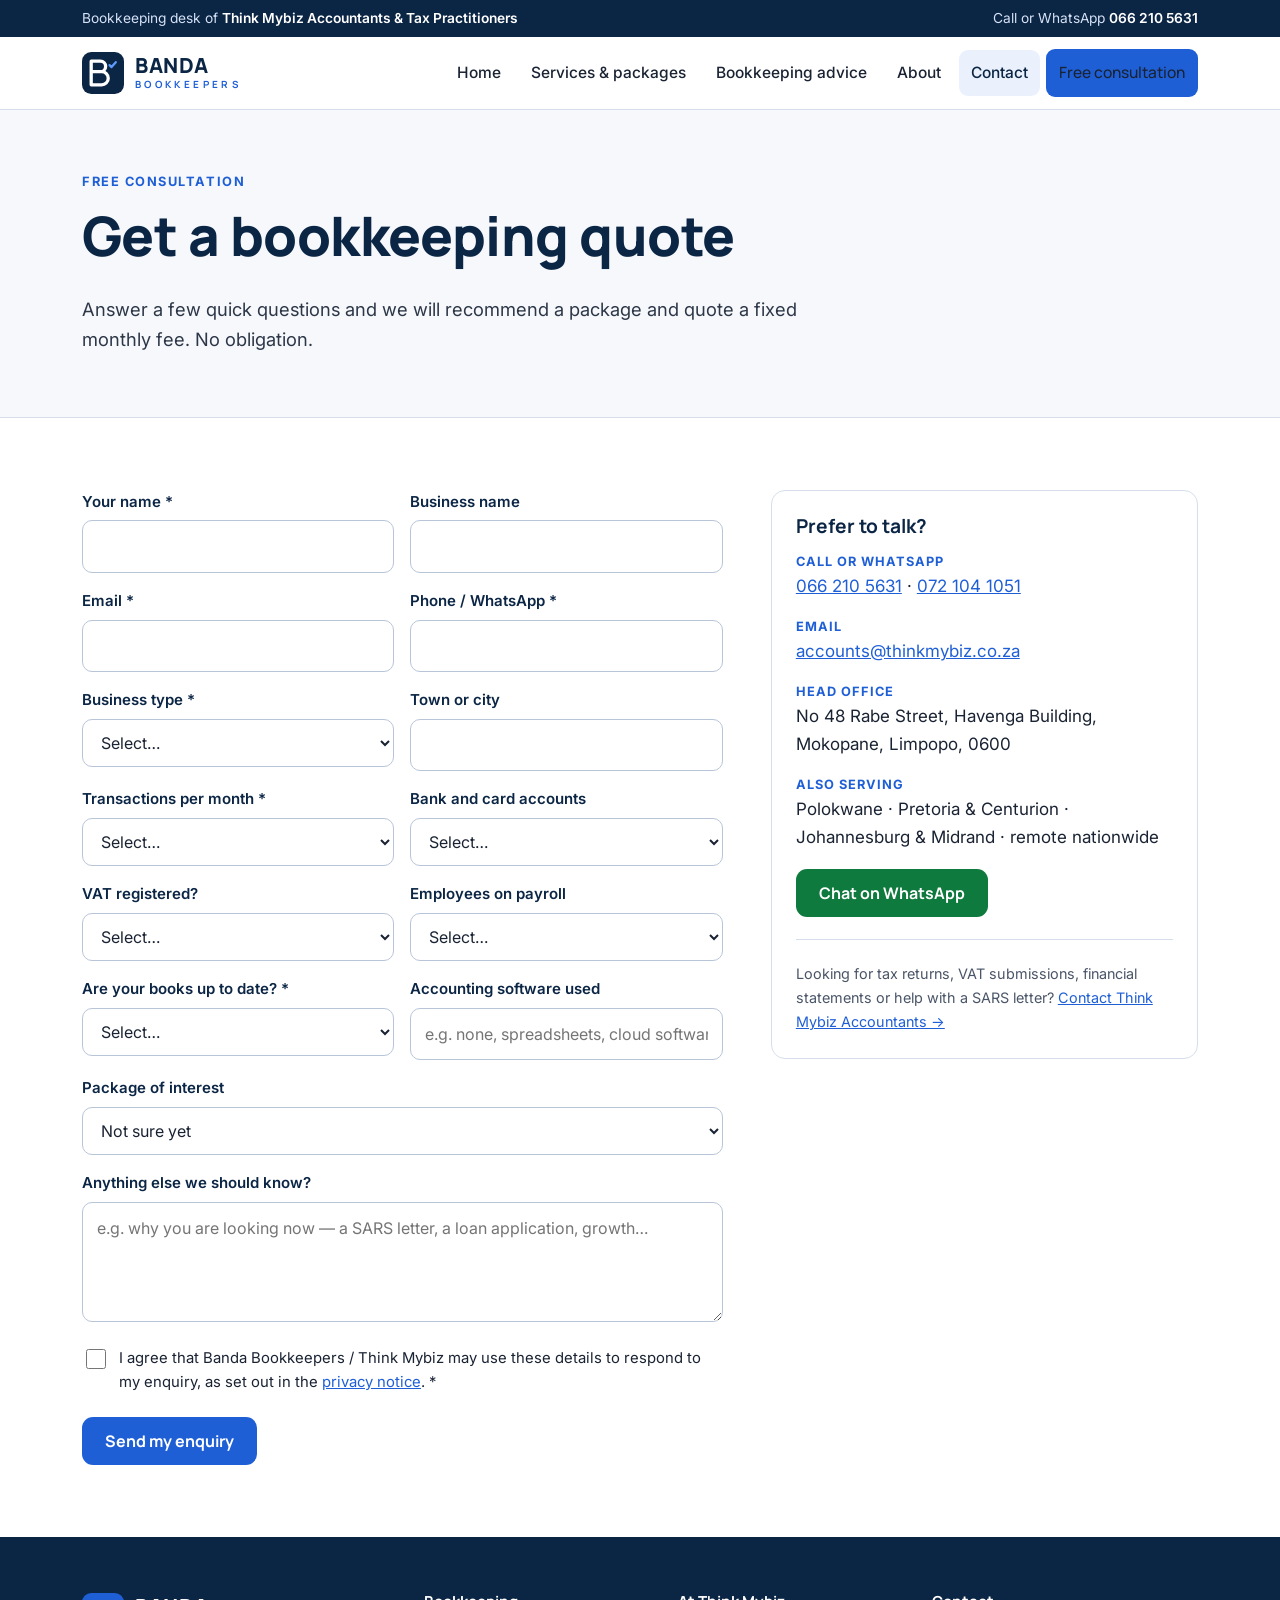
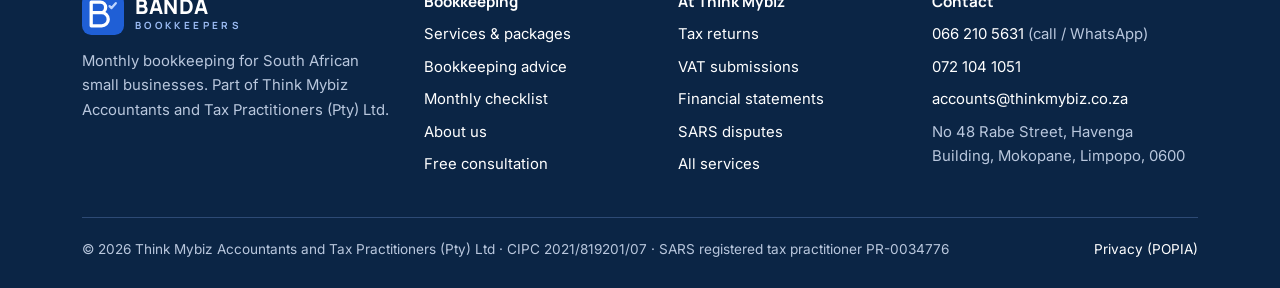
<file: contact/index.html>
<!doctype html>
<html lang="en-ZA">
<head>
<meta charset="utf-8">
<meta name="viewport" content="width=device-width, initial-scale=1">
<title>Free Bookkeeping Consultation &amp; Quote | Banda Bookkeepers</title>
<meta name="description" content="Get a fixed monthly bookkeeping quote. Tell us about your business and we will recommend the right package. Call or WhatsApp 066 210 5631.">
<link rel="canonical" href="https://bandabookkeepers.com/contact/">
<meta property="og:type" content="website">
<meta property="og:site_name" content="Banda Bookkeepers">
<meta property="og:title" content="Free Bookkeeping Consultation &amp; Quote | Banda Bookkeepers">
<meta property="og:description" content="Get a fixed monthly bookkeeping quote. Tell us about your business and we will recommend the right package. Call or WhatsApp 066 210 5631.">
<meta property="og:url" content="https://bandabookkeepers.com/contact/">
<meta name="theme-color" content="#0B2545">
<link rel="icon" href="/assets/img/favicon.svg" type="image/svg+xml">
<link rel="preconnect" href="https://fonts.googleapis.com">
<link rel="preconnect" href="https://fonts.gstatic.com" crossorigin>
<link href="https://fonts.googleapis.com/css2?family=Manrope:wght@600;700;800&family=Inter:wght@400;500;600&display=swap" rel="stylesheet">
<link rel="stylesheet" href="/assets/css/site.css?v=1">
<script type="application/ld+json">{"@context": "https://schema.org", "@type": "AccountingService", "name": "Banda Bookkeepers", "url": "https://bandabookkeepers.com/", "logo": "https://bandabookkeepers.com/assets/img/favicon.svg", "telephone": "+27 66 210 5631", "email": "accounts@thinkmybiz.co.za", "description": "Monthly bookkeeping, bank reconciliations, payroll records and VAT-ready books for South African small businesses.", "address": {"@type": "PostalAddress", "streetAddress": "No 48 Rabe Street, Havenga Building", "addressLocality": "Mokopane", "addressRegion": "Limpopo", "postalCode": "0600", "addressCountry": "ZA"}, "areaServed": ["Mokopane", "Polokwane", "Pretoria", "Centurion", "Johannesburg", "Midrand", "South Africa"], "parentOrganization": {"@type": "AccountingService", "name": "Think Mybiz Accountants and Tax Practitioners (Pty) Ltd", "url": "https://www.thinkmybiz.co.za/"}}</script>
</head>
<body>
<a class="skip" href="#main">Skip to content</a>
<div class="strip"><div class="wrap">
<span>Bookkeeping desk of <a href="https://www.thinkmybiz.co.za/?ref=bandabookkeepers">Think Mybiz Accountants &amp; Tax Practitioners</a></span>
<span class="hide-sm">Call or WhatsApp <a href="tel:+27662105631">066 210 5631</a></span>
</div></div>
<header class="site-head"><div class="wrap">
<a class="brand" href="/" aria-label="Banda Bookkeepers home"><svg viewBox="0 0 64 64" aria-hidden="true"><rect width="64" height="64" rx="14" fill="#0B2545"/><path d="M14 14V50M14 14H28A8 8 0 0 1 28 30H14M14 30H30A10 10 0 0 1 30 50H14" fill="none" stroke="#fff" stroke-width="5" stroke-linejoin="round" stroke-linecap="round"/><path d="M42 20L45 23L51.5 15.5" fill="none" stroke="#5B9BFF" stroke-width="3.5" stroke-linecap="round" stroke-linejoin="round"/></svg><span class="brand-text"><b>BANDA</b><span>BOOKKEEPERS</span></span></a>
<nav aria-label="Main">
<button class="menu-toggle" aria-expanded="false" aria-controls="nav-links" aria-label="Open menu"><svg width="22" height="22" viewBox="0 0 24 24" fill="none" stroke="#0B2545" stroke-width="2" stroke-linecap="round" aria-hidden="true"><path d="M4 7h16M4 12h16M4 17h16"/></svg></button>
<ul class="nav-links" id="nav-links">
<li><a href="/">Home</a></li>
<li><a href="/services/">Services & packages</a></li>
<li><a href="/bookkeeping-advice/">Bookkeeping advice</a></li>
<li><a href="/about/">About</a></li>
<li><a href="/contact/" aria-current=page>Contact</a></li>
<li><a class="btn btn-primary nav-cta" href="/contact/">Free consultation</a></li>
</ul>
</nav>
</div></header>
<main id="main">
<div class="page-head"><div class="wrap">
<span class="eyebrow">Free consultation</span>
<h1>Get a bookkeeping quote</h1>
<p class="lead">Answer a few quick questions and we will recommend a package and quote a fixed monthly fee. No obligation.</p>
</div></div>

<section><div class="wrap grid contact-grid">
<div>
<form id="enquiry" class="form" action="/contact.php" method="post" novalidate>
<div class="row">
<div><label for="f-name">Your name *</label><input id="f-name" name="name" autocomplete="name" required maxlength="120"></div>
<div><label for="f-business">Business name</label><input id="f-business" name="business" autocomplete="organization" maxlength="160"></div>
</div>
<div class="row">
<div><label for="f-email">Email *</label><input id="f-email" name="email" type="email" autocomplete="email" required maxlength="160"></div>
<div><label for="f-phone">Phone / WhatsApp *</label><input id="f-phone" name="phone" type="tel" autocomplete="tel" required maxlength="40"></div>
</div>
<div class="row">
<div><label for="f-entity">Business type *</label><select id="f-entity" name="entity" required><option value="">Select…</option><option>Sole trader</option><option>(Pty) Ltd</option><option>Close corporation (CC)</option><option>Trust</option><option>NPO / NPC</option><option>Partnership</option><option>Not registered yet</option></select></div>
<div><label for="f-town">Town or city</label><input id="f-town" name="town" autocomplete="address-level2" maxlength="80"></div>
</div>
<div class="row">
<div><label for="f-volume">Transactions per month *</label><select id="f-volume" name="volume" required><option value="">Select…</option><option>Under 100</option><option>100 to 300</option><option>Over 300</option><option>Not sure</option></select></div>
<div><label for="f-accounts">Bank and card accounts</label><select id="f-accounts" name="accounts"><option value="">Select…</option><option>1</option><option>2 to 3</option><option>4 or more</option></select></div>
</div>
<div class="row">
<div><label for="f-vat">VAT registered?</label><select id="f-vat" name="vat"><option value="">Select…</option><option>Yes</option><option>No</option><option>Not sure</option></select></div>
<div><label for="f-staff">Employees on payroll</label><select id="f-staff" name="staff"><option value="">Select…</option><option>None</option><option>1 to 5</option><option>6 to 20</option><option>21 to 50</option><option>Over 50</option></select></div>
</div>
<div class="row">
<div><label for="f-status">Are your books up to date? *</label><select id="f-status" name="status" required><option value="">Select…</option><option>Up to date</option><option>Behind by a few months</option><option>Behind by a year or more</option><option>No books kept yet</option></select></div>
<div><label for="f-software">Accounting software used</label><input id="f-software" name="software" maxlength="80" placeholder="e.g. none, spreadsheets, cloud software"></div>
</div>
<div><label for="f-package">Package of interest</label>
<select id="f-package" name="package"><option>Not sure yet</option><option>Starter</option><option>Business</option><option>Business + Payroll</option><option>Clean-up (once-off)</option></select></div>
<div><label for="f-message">Anything else we should know?</label><textarea id="f-message" name="message" maxlength="5000" placeholder="e.g. why you are looking now — a SARS letter, a loan application, growth…"></textarea></div>
<div class="hp" aria-hidden="true"><label for="f-hp">Leave this empty</label><input id="f-hp" name="hp_check" tabindex="-1" autocomplete="off"></div>
<input type="hidden" name="ts" value="">
<label class="check"><input type="checkbox" name="consent" value="1" required> <span>I agree that Banda Bookkeepers / Think Mybiz may use these details to respond to my enquiry, as set out in the <a href="/privacy/">privacy notice</a>. *</span></label>
<div id="enquiry-err" class="notice err" role="alert" hidden></div>
<div><button class="btn btn-primary" type="submit">Send my enquiry</button></div>
</form>
</div>
<aside>
<div class="card" style="position:sticky;top:96px">
<h3>Prefer to talk?</h3>
<ul class="contact-list" style="margin-top:14px">
<li><b>Call or WhatsApp</b><a href="tel:+27662105631">066 210 5631</a> · <a href="tel:+27721041051">072 104 1051</a></li>
<li><b>Email</b><a href="mailto:accounts@thinkmybiz.co.za">accounts@thinkmybiz.co.za</a></li>
<li><b>Head office</b>No 48 Rabe Street, Havenga Building, Mokopane, Limpopo, 0600</li>
<li><b>Also serving</b>Polokwane · Pretoria &amp; Centurion · Johannesburg &amp; Midrand · remote nationwide</li>
</ul>
<p style="margin:18px 0 0"><a class="btn btn-wa" href="https://wa.me/27662105631?text=Hi%20Banda%20Bookkeepers%2C%20I%27d%20like%20a%20quote%20for%20monthly%20bookkeeping.">Chat on WhatsApp</a></p>
<hr style="border:0;border-top:1px solid var(--rule);margin:22px 0">
<p class="small muted" style="margin:0">Looking for tax returns, VAT submissions, financial statements or help with a SARS letter? <a href="https://www.thinkmybiz.co.za/contact/?ref=bandabookkeepers">Contact Think Mybiz Accountants →</a></p>
</div>
</aside>
</div></section>
</main>
<footer class="site-foot"><div class="wrap">
<div class="foot-grid">
<div class="foot-brand">
<a class="brand" href="/" aria-label="Banda Bookkeepers home"><svg viewBox="0 0 64 64" aria-hidden="true"><rect width="64" height="64" rx="14" fill="#1F5FD6"/><path d="M14 14V50M14 14H28A8 8 0 0 1 28 30H14M14 30H30A10 10 0 0 1 30 50H14" fill="none" stroke="#fff" stroke-width="5" stroke-linejoin="round" stroke-linecap="round"/><path d="M42 20L45 23L51.5 15.5" fill="none" stroke="#BFD6FF" stroke-width="3.5" stroke-linecap="round" stroke-linejoin="round"/></svg><span class="brand-text"><b>BANDA</b><span>BOOKKEEPERS</span></span></a>
<p style="margin-top:14px">Monthly bookkeeping for South African small businesses. Part of Think Mybiz Accountants and Tax Practitioners (Pty) Ltd.</p>
</div>
<div><h4>Bookkeeping</h4><ul>
<li><a href="/services/">Services &amp; packages</a></li>
<li><a href="/bookkeeping-advice/">Bookkeeping advice</a></li>
<li><a href="/bookkeeping-advice/monthly-bookkeeping-checklist/">Monthly checklist</a></li>
<li><a href="/about/">About us</a></li>
<li><a href="/contact/">Free consultation</a></li>
</ul></div>
<div><h4>At Think Mybiz</h4><ul>
<li><a href="https://www.thinkmybiz.co.za/services/business-tax/?ref=bandabookkeepers">Tax returns</a></li>
<li><a href="https://www.thinkmybiz.co.za/services/vat/?ref=bandabookkeepers">VAT submissions</a></li>
<li><a href="https://www.thinkmybiz.co.za/services/accounting/?ref=bandabookkeepers">Financial statements</a></li>
<li><a href="https://www.thinkmybiz.co.za/services/sars-disputes/?ref=bandabookkeepers">SARS disputes</a></li>
<li><a href="https://www.thinkmybiz.co.za/services/?ref=bandabookkeepers">All services</a></li>
</ul></div>
<div><h4>Contact</h4><ul>
<li><a href="tel:+27662105631">066 210 5631</a> (call / WhatsApp)</li>
<li><a href="tel:+27721041051">072 104 1051</a></li>
<li><a href="mailto:accounts@thinkmybiz.co.za">accounts@thinkmybiz.co.za</a></li>
<li>No 48 Rabe Street, Havenga Building, Mokopane, Limpopo, 0600</li>
</ul></div>
</div>
<div class="foot-base">
<span>© <span id="year">2026</span> Think Mybiz Accountants and Tax Practitioners (Pty) Ltd · CIPC 2021/819201/07 · SARS registered tax practitioner PR-0034776</span>
<span><a href="/privacy/">Privacy (POPIA)</a></span>
</div>
</div></footer>
<script src="/assets/js/site.js?v=1" defer></script>
</body>
</html>
</file>
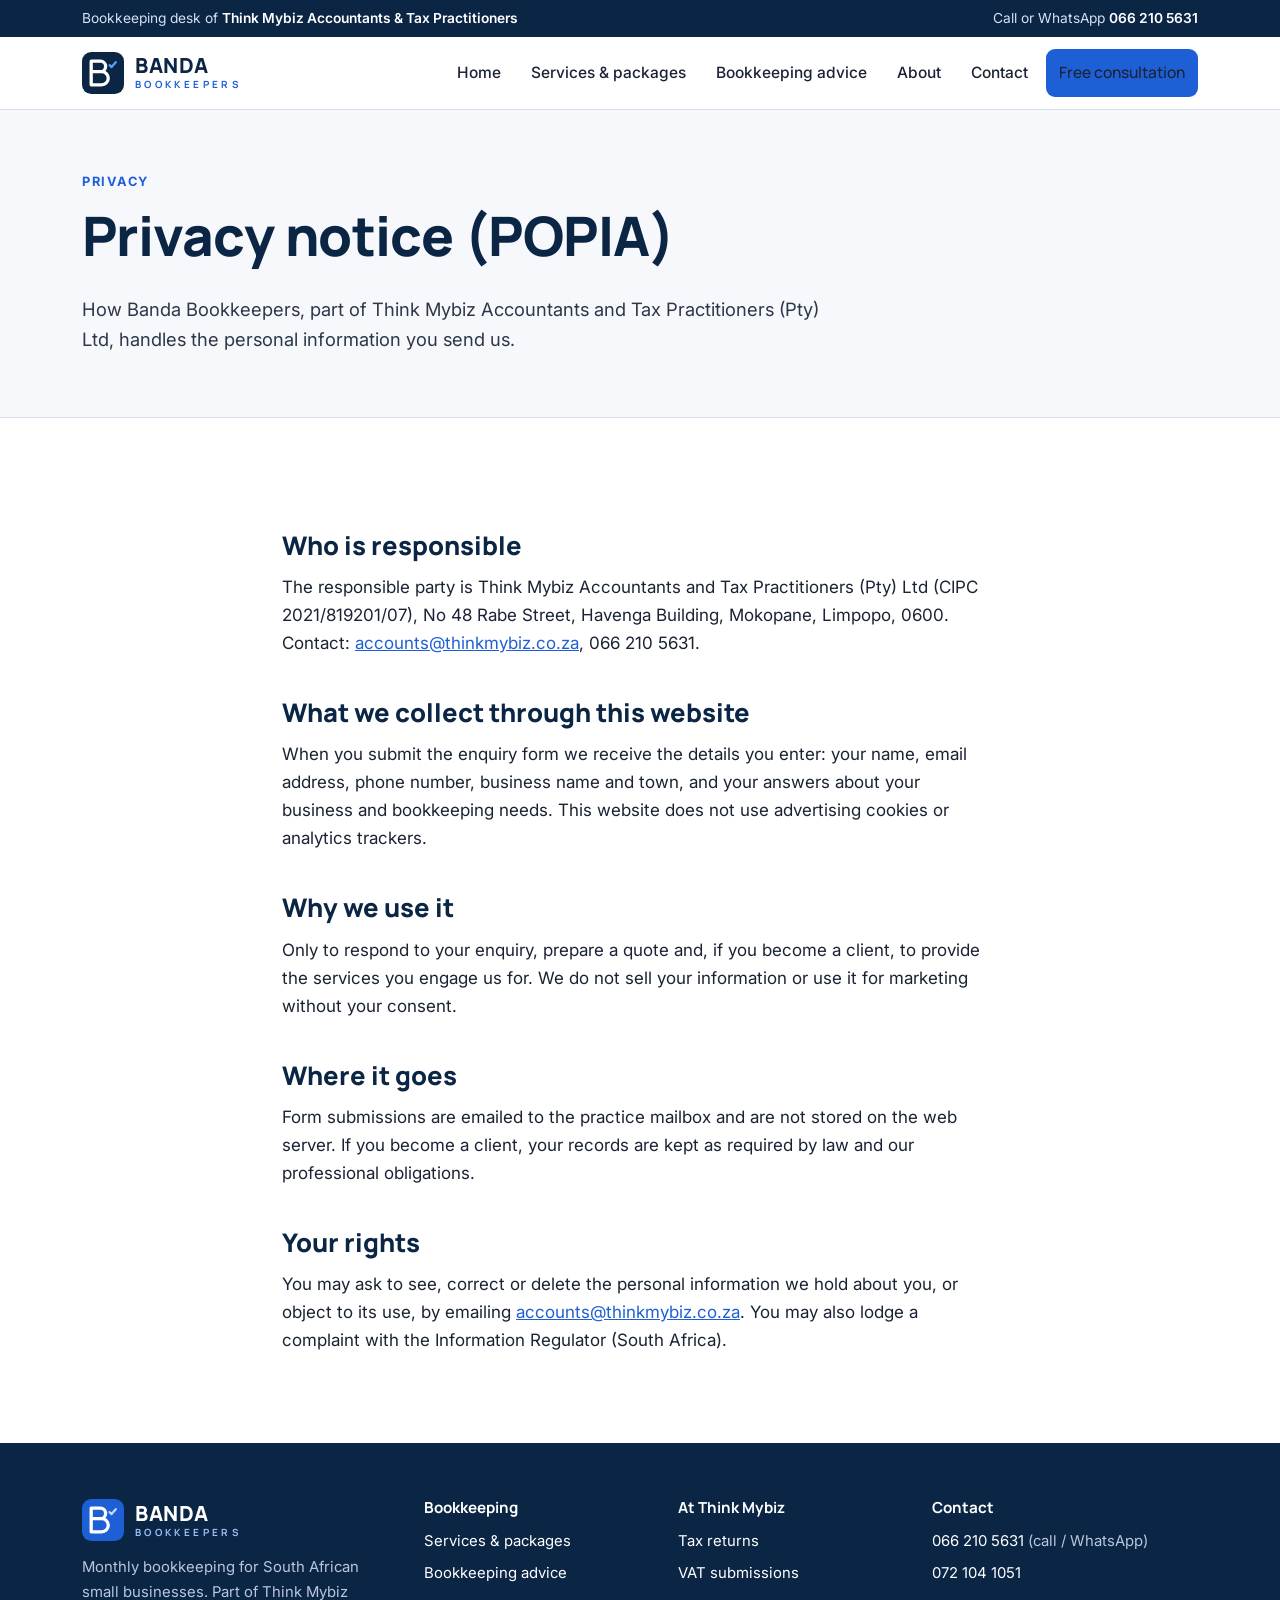
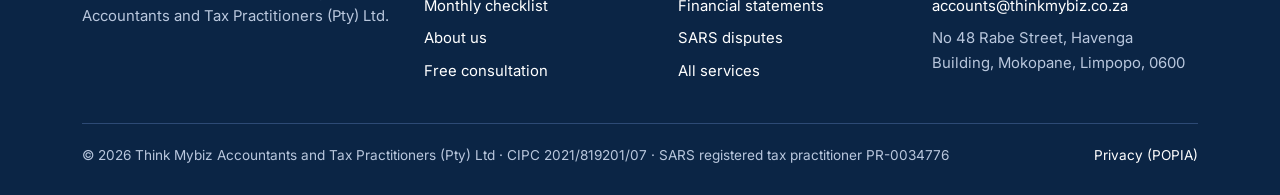
<file: privacy/index.html>
<!doctype html>
<html lang="en-ZA">
<head>
<meta charset="utf-8">
<meta name="viewport" content="width=device-width, initial-scale=1">
<title>Privacy Notice (POPIA) | Banda Bookkeepers</title>
<meta name="description" content="How Banda Bookkeepers and Think Mybiz Accountants handle personal information submitted through bandabookkeepers.com.">
<link rel="canonical" href="https://bandabookkeepers.com/privacy/">
<meta property="og:type" content="website">
<meta property="og:site_name" content="Banda Bookkeepers">
<meta property="og:title" content="Privacy Notice (POPIA) | Banda Bookkeepers">
<meta property="og:description" content="How Banda Bookkeepers and Think Mybiz Accountants handle personal information submitted through bandabookkeepers.com.">
<meta property="og:url" content="https://bandabookkeepers.com/privacy/">
<meta name="theme-color" content="#0B2545">
<link rel="icon" href="/assets/img/favicon.svg" type="image/svg+xml">
<link rel="preconnect" href="https://fonts.googleapis.com">
<link rel="preconnect" href="https://fonts.gstatic.com" crossorigin>
<link href="https://fonts.googleapis.com/css2?family=Manrope:wght@600;700;800&family=Inter:wght@400;500;600&display=swap" rel="stylesheet">
<link rel="stylesheet" href="/assets/css/site.css?v=1">
<script type="application/ld+json">{"@context": "https://schema.org", "@type": "AccountingService", "name": "Banda Bookkeepers", "url": "https://bandabookkeepers.com/", "logo": "https://bandabookkeepers.com/assets/img/favicon.svg", "telephone": "+27 66 210 5631", "email": "accounts@thinkmybiz.co.za", "description": "Monthly bookkeeping, bank reconciliations, payroll records and VAT-ready books for South African small businesses.", "address": {"@type": "PostalAddress", "streetAddress": "No 48 Rabe Street, Havenga Building", "addressLocality": "Mokopane", "addressRegion": "Limpopo", "postalCode": "0600", "addressCountry": "ZA"}, "areaServed": ["Mokopane", "Polokwane", "Pretoria", "Centurion", "Johannesburg", "Midrand", "South Africa"], "parentOrganization": {"@type": "AccountingService", "name": "Think Mybiz Accountants and Tax Practitioners (Pty) Ltd", "url": "https://www.thinkmybiz.co.za/"}}</script>
</head>
<body>
<a class="skip" href="#main">Skip to content</a>
<div class="strip"><div class="wrap">
<span>Bookkeeping desk of <a href="https://www.thinkmybiz.co.za/?ref=bandabookkeepers">Think Mybiz Accountants &amp; Tax Practitioners</a></span>
<span class="hide-sm">Call or WhatsApp <a href="tel:+27662105631">066 210 5631</a></span>
</div></div>
<header class="site-head"><div class="wrap">
<a class="brand" href="/" aria-label="Banda Bookkeepers home"><svg viewBox="0 0 64 64" aria-hidden="true"><rect width="64" height="64" rx="14" fill="#0B2545"/><path d="M14 14V50M14 14H28A8 8 0 0 1 28 30H14M14 30H30A10 10 0 0 1 30 50H14" fill="none" stroke="#fff" stroke-width="5" stroke-linejoin="round" stroke-linecap="round"/><path d="M42 20L45 23L51.5 15.5" fill="none" stroke="#5B9BFF" stroke-width="3.5" stroke-linecap="round" stroke-linejoin="round"/></svg><span class="brand-text"><b>BANDA</b><span>BOOKKEEPERS</span></span></a>
<nav aria-label="Main">
<button class="menu-toggle" aria-expanded="false" aria-controls="nav-links" aria-label="Open menu"><svg width="22" height="22" viewBox="0 0 24 24" fill="none" stroke="#0B2545" stroke-width="2" stroke-linecap="round" aria-hidden="true"><path d="M4 7h16M4 12h16M4 17h16"/></svg></button>
<ul class="nav-links" id="nav-links">
<li><a href="/">Home</a></li>
<li><a href="/services/">Services & packages</a></li>
<li><a href="/bookkeeping-advice/">Bookkeeping advice</a></li>
<li><a href="/about/">About</a></li>
<li><a href="/contact/">Contact</a></li>
<li><a class="btn btn-primary nav-cta" href="/contact/">Free consultation</a></li>
</ul>
</nav>
</div></header>
<main id="main">
<div class="page-head"><div class="wrap">
<span class="eyebrow">Privacy</span>
<h1>Privacy notice (POPIA)</h1>
<p class="lead">How Banda Bookkeepers, part of Think Mybiz Accountants and Tax Practitioners (Pty) Ltd, handles the personal information you send us.</p>
</div></div>

<section><div class="wrap article">
<h2>Who is responsible</h2>
<p>The responsible party is Think Mybiz Accountants and Tax Practitioners (Pty) Ltd (CIPC 2021/819201/07), No 48 Rabe Street, Havenga Building, Mokopane, Limpopo, 0600. Contact: <a href="mailto:accounts@thinkmybiz.co.za">accounts@thinkmybiz.co.za</a>, 066 210 5631.</p>
<h2>What we collect through this website</h2>
<p>When you submit the enquiry form we receive the details you enter: your name, email address, phone number, business name and town, and your answers about your business and bookkeeping needs. This website does not use advertising cookies or analytics trackers.</p>
<h2>Why we use it</h2>
<p>Only to respond to your enquiry, prepare a quote and, if you become a client, to provide the services you engage us for. We do not sell your information or use it for marketing without your consent.</p>
<h2>Where it goes</h2>
<p>Form submissions are emailed to the practice mailbox and are not stored on the web server. If you become a client, your records are kept as required by law and our professional obligations.</p>
<h2>Your rights</h2>
<p>You may ask to see, correct or delete the personal information we hold about you, or object to its use, by emailing <a href="mailto:accounts@thinkmybiz.co.za">accounts@thinkmybiz.co.za</a>. You may also lodge a complaint with the Information Regulator (South Africa).</p>
</div></section>
</main>
<footer class="site-foot"><div class="wrap">
<div class="foot-grid">
<div class="foot-brand">
<a class="brand" href="/" aria-label="Banda Bookkeepers home"><svg viewBox="0 0 64 64" aria-hidden="true"><rect width="64" height="64" rx="14" fill="#1F5FD6"/><path d="M14 14V50M14 14H28A8 8 0 0 1 28 30H14M14 30H30A10 10 0 0 1 30 50H14" fill="none" stroke="#fff" stroke-width="5" stroke-linejoin="round" stroke-linecap="round"/><path d="M42 20L45 23L51.5 15.5" fill="none" stroke="#BFD6FF" stroke-width="3.5" stroke-linecap="round" stroke-linejoin="round"/></svg><span class="brand-text"><b>BANDA</b><span>BOOKKEEPERS</span></span></a>
<p style="margin-top:14px">Monthly bookkeeping for South African small businesses. Part of Think Mybiz Accountants and Tax Practitioners (Pty) Ltd.</p>
</div>
<div><h4>Bookkeeping</h4><ul>
<li><a href="/services/">Services &amp; packages</a></li>
<li><a href="/bookkeeping-advice/">Bookkeeping advice</a></li>
<li><a href="/bookkeeping-advice/monthly-bookkeeping-checklist/">Monthly checklist</a></li>
<li><a href="/about/">About us</a></li>
<li><a href="/contact/">Free consultation</a></li>
</ul></div>
<div><h4>At Think Mybiz</h4><ul>
<li><a href="https://www.thinkmybiz.co.za/services/business-tax/?ref=bandabookkeepers">Tax returns</a></li>
<li><a href="https://www.thinkmybiz.co.za/services/vat/?ref=bandabookkeepers">VAT submissions</a></li>
<li><a href="https://www.thinkmybiz.co.za/services/accounting/?ref=bandabookkeepers">Financial statements</a></li>
<li><a href="https://www.thinkmybiz.co.za/services/sars-disputes/?ref=bandabookkeepers">SARS disputes</a></li>
<li><a href="https://www.thinkmybiz.co.za/services/?ref=bandabookkeepers">All services</a></li>
</ul></div>
<div><h4>Contact</h4><ul>
<li><a href="tel:+27662105631">066 210 5631</a> (call / WhatsApp)</li>
<li><a href="tel:+27721041051">072 104 1051</a></li>
<li><a href="mailto:accounts@thinkmybiz.co.za">accounts@thinkmybiz.co.za</a></li>
<li>No 48 Rabe Street, Havenga Building, Mokopane, Limpopo, 0600</li>
</ul></div>
</div>
<div class="foot-base">
<span>© <span id="year">2026</span> Think Mybiz Accountants and Tax Practitioners (Pty) Ltd · CIPC 2021/819201/07 · SARS registered tax practitioner PR-0034776</span>
<span><a href="/privacy/">Privacy (POPIA)</a></span>
</div>
</div></footer>
<script src="/assets/js/site.js?v=1" defer></script>
</body>
</html>
</file>
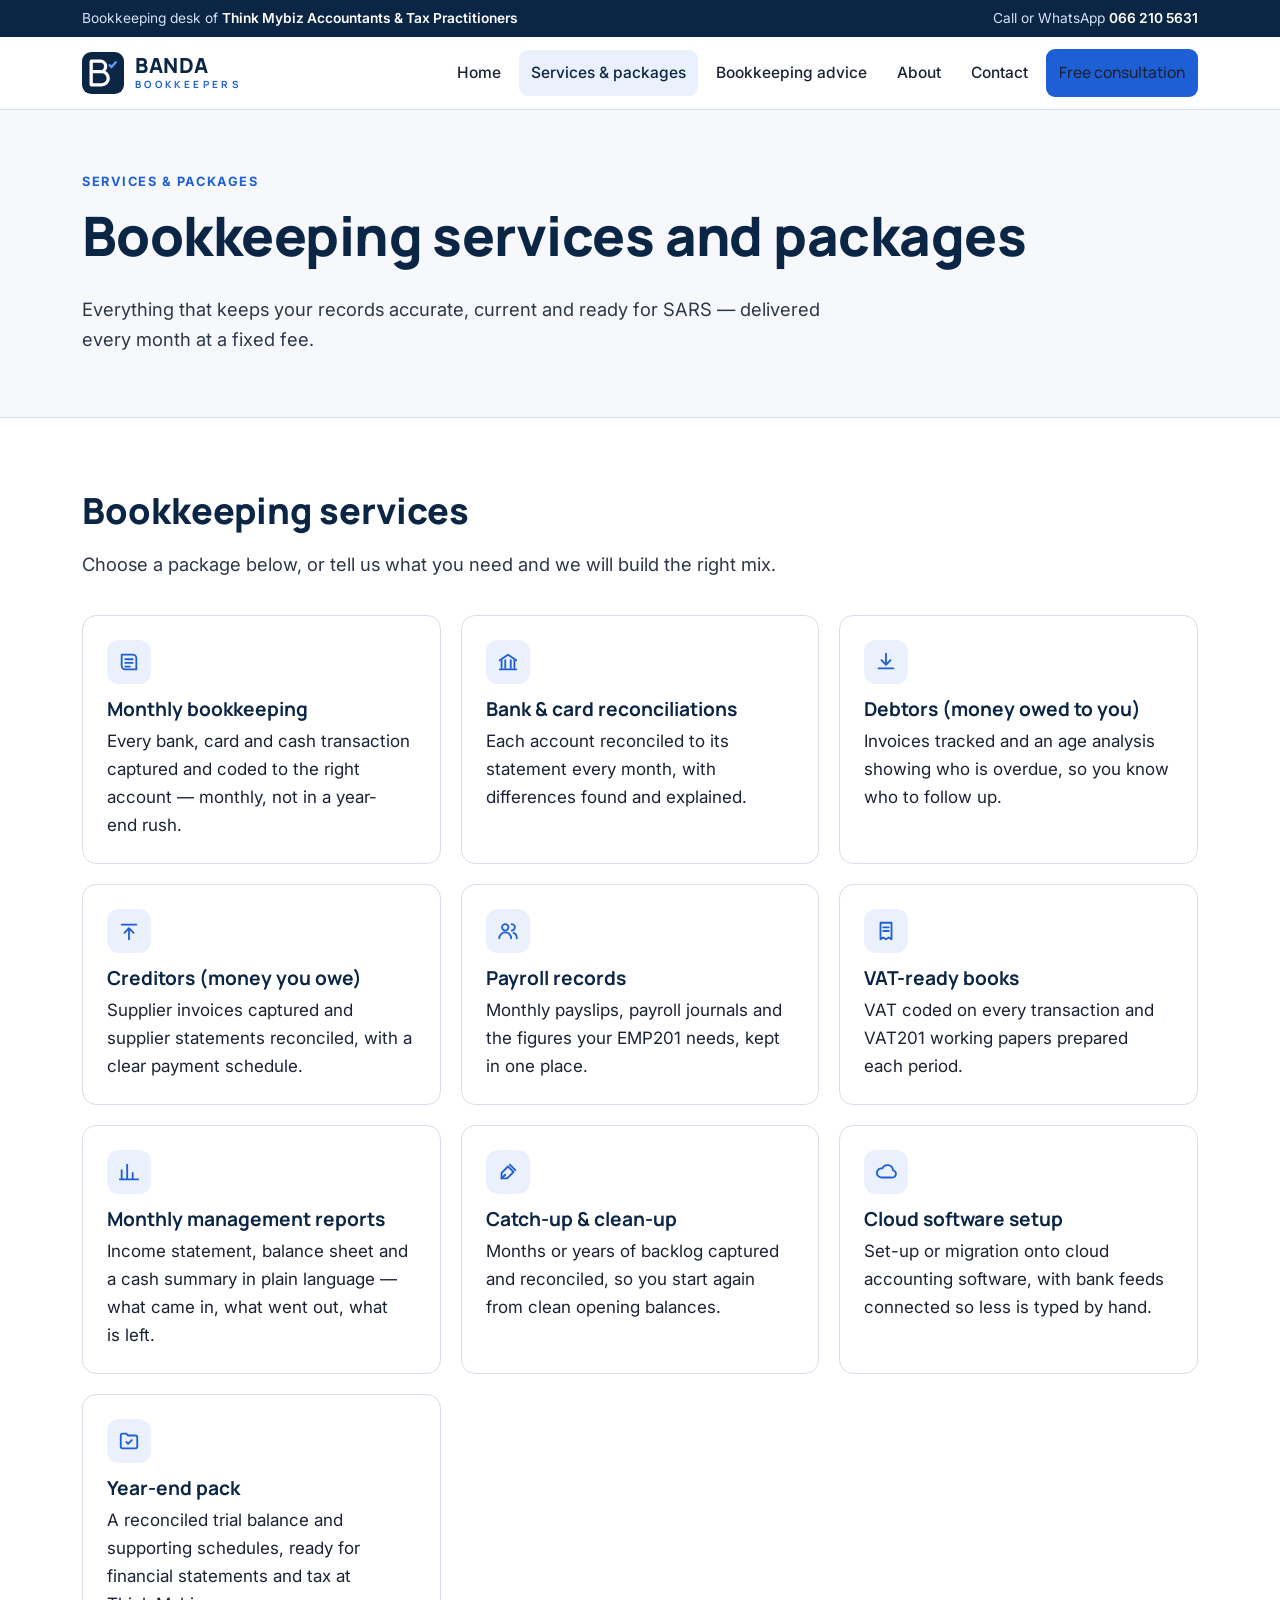
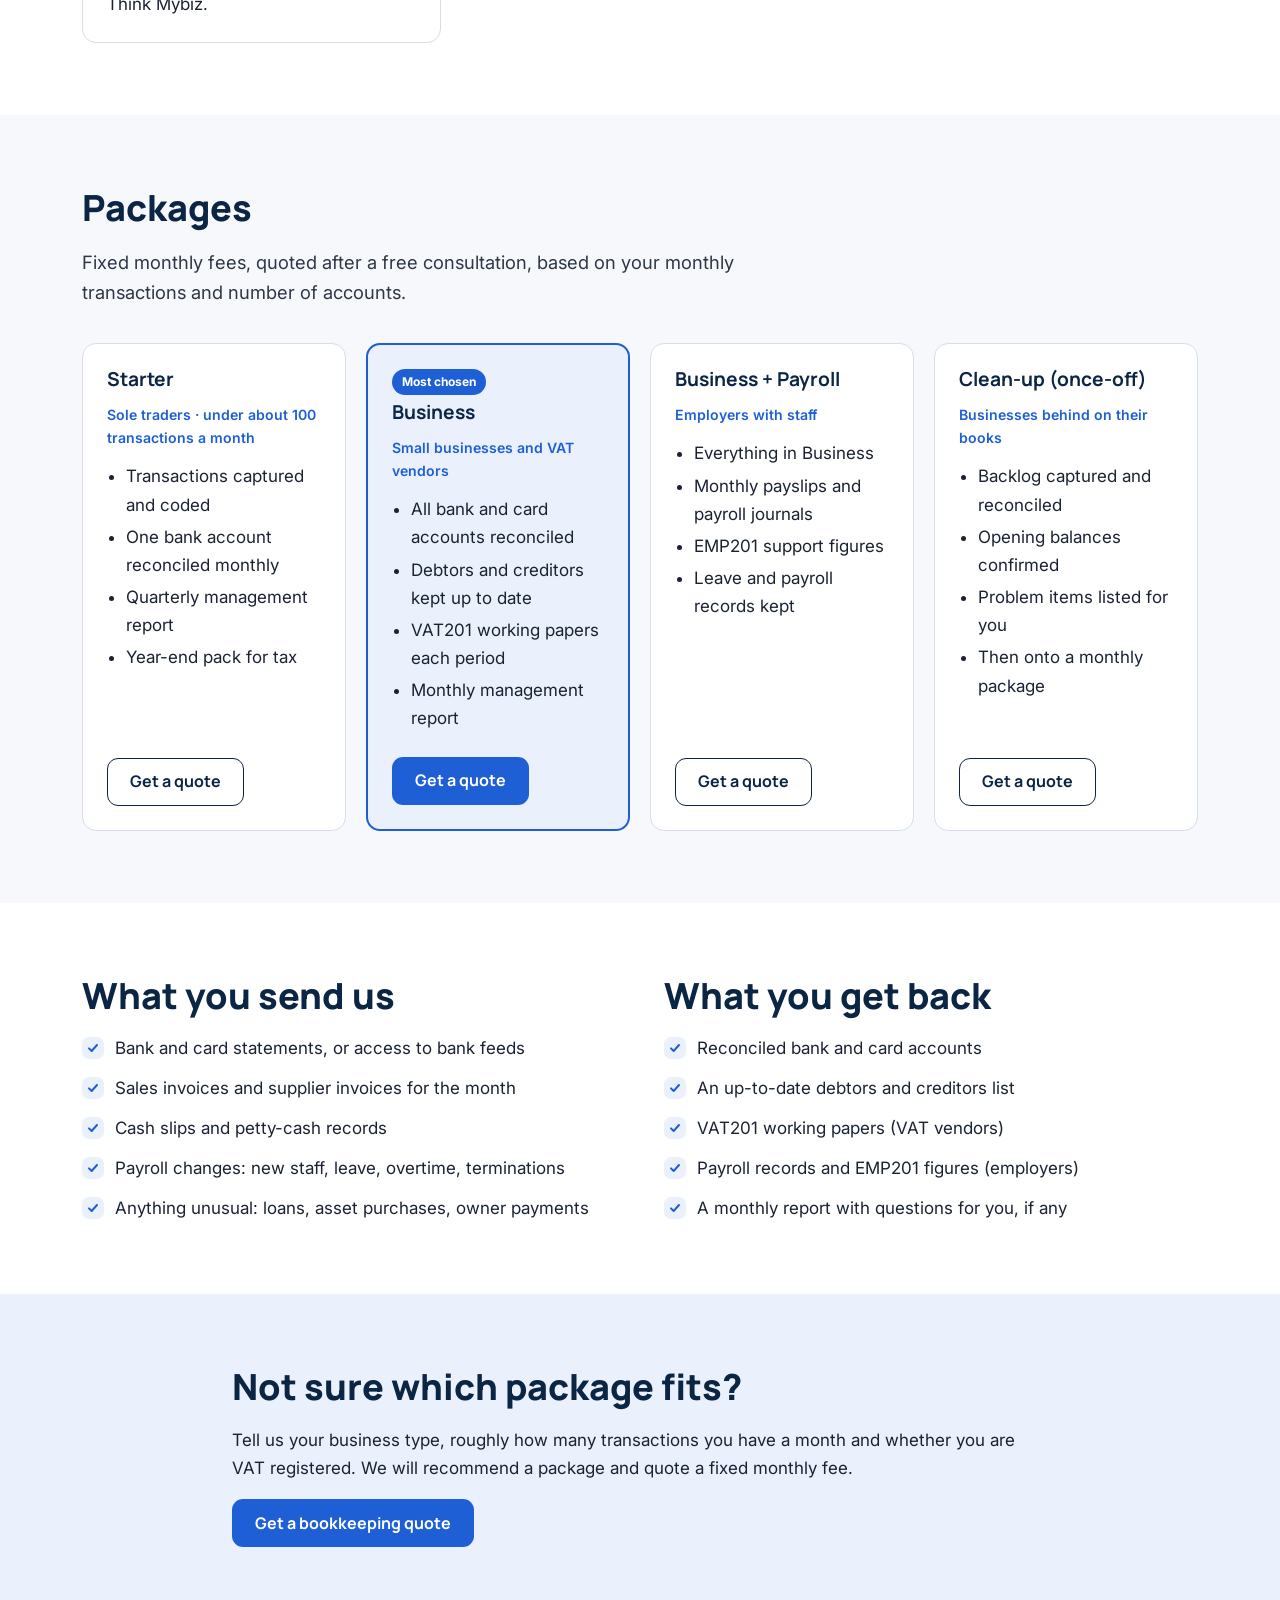
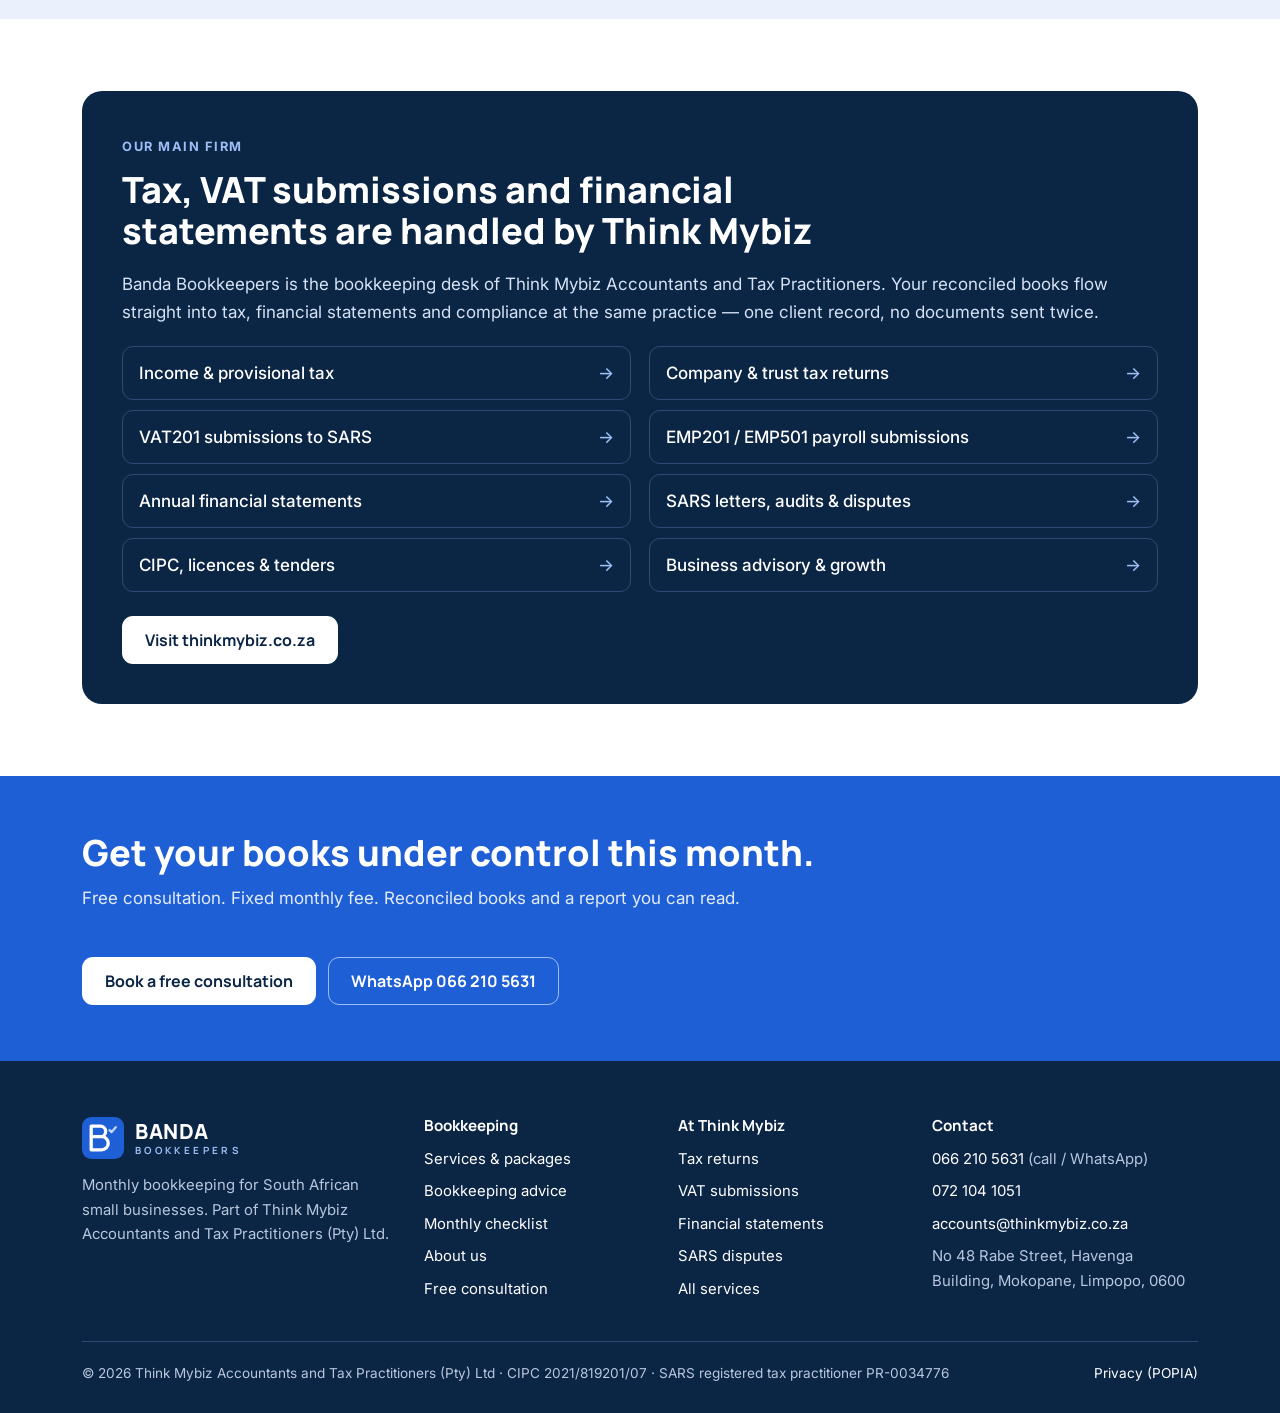
<file: services/index.html>
<!doctype html>
<html lang="en-ZA">
<head>
<meta charset="utf-8">
<meta name="viewport" content="width=device-width, initial-scale=1">
<title>Bookkeeping Services &amp; Packages | Banda Bookkeepers</title>
<meta name="description" content="Monthly bookkeeping, bank reconciliations, debtors and creditors, payroll records, VAT-ready books, clean-ups and cloud setup. Fixed monthly packages.">
<link rel="canonical" href="https://bandabookkeepers.com/services/">
<meta property="og:type" content="website">
<meta property="og:site_name" content="Banda Bookkeepers">
<meta property="og:title" content="Bookkeeping Services &amp; Packages | Banda Bookkeepers">
<meta property="og:description" content="Monthly bookkeeping, bank reconciliations, debtors and creditors, payroll records, VAT-ready books, clean-ups and cloud setup. Fixed monthly packages.">
<meta property="og:url" content="https://bandabookkeepers.com/services/">
<meta name="theme-color" content="#0B2545">
<link rel="icon" href="/assets/img/favicon.svg" type="image/svg+xml">
<link rel="preconnect" href="https://fonts.googleapis.com">
<link rel="preconnect" href="https://fonts.gstatic.com" crossorigin>
<link href="https://fonts.googleapis.com/css2?family=Manrope:wght@600;700;800&family=Inter:wght@400;500;600&display=swap" rel="stylesheet">
<link rel="stylesheet" href="/assets/css/site.css?v=1">
<script type="application/ld+json">{"@context": "https://schema.org", "@type": "AccountingService", "name": "Banda Bookkeepers", "url": "https://bandabookkeepers.com/", "logo": "https://bandabookkeepers.com/assets/img/favicon.svg", "telephone": "+27 66 210 5631", "email": "accounts@thinkmybiz.co.za", "description": "Monthly bookkeeping, bank reconciliations, payroll records and VAT-ready books for South African small businesses.", "address": {"@type": "PostalAddress", "streetAddress": "No 48 Rabe Street, Havenga Building", "addressLocality": "Mokopane", "addressRegion": "Limpopo", "postalCode": "0600", "addressCountry": "ZA"}, "areaServed": ["Mokopane", "Polokwane", "Pretoria", "Centurion", "Johannesburg", "Midrand", "South Africa"], "parentOrganization": {"@type": "AccountingService", "name": "Think Mybiz Accountants and Tax Practitioners (Pty) Ltd", "url": "https://www.thinkmybiz.co.za/"}}</script>
</head>
<body>
<a class="skip" href="#main">Skip to content</a>
<div class="strip"><div class="wrap">
<span>Bookkeeping desk of <a href="https://www.thinkmybiz.co.za/?ref=bandabookkeepers">Think Mybiz Accountants &amp; Tax Practitioners</a></span>
<span class="hide-sm">Call or WhatsApp <a href="tel:+27662105631">066 210 5631</a></span>
</div></div>
<header class="site-head"><div class="wrap">
<a class="brand" href="/" aria-label="Banda Bookkeepers home"><svg viewBox="0 0 64 64" aria-hidden="true"><rect width="64" height="64" rx="14" fill="#0B2545"/><path d="M14 14V50M14 14H28A8 8 0 0 1 28 30H14M14 30H30A10 10 0 0 1 30 50H14" fill="none" stroke="#fff" stroke-width="5" stroke-linejoin="round" stroke-linecap="round"/><path d="M42 20L45 23L51.5 15.5" fill="none" stroke="#5B9BFF" stroke-width="3.5" stroke-linecap="round" stroke-linejoin="round"/></svg><span class="brand-text"><b>BANDA</b><span>BOOKKEEPERS</span></span></a>
<nav aria-label="Main">
<button class="menu-toggle" aria-expanded="false" aria-controls="nav-links" aria-label="Open menu"><svg width="22" height="22" viewBox="0 0 24 24" fill="none" stroke="#0B2545" stroke-width="2" stroke-linecap="round" aria-hidden="true"><path d="M4 7h16M4 12h16M4 17h16"/></svg></button>
<ul class="nav-links" id="nav-links">
<li><a href="/">Home</a></li>
<li><a href="/services/" aria-current=page>Services & packages</a></li>
<li><a href="/bookkeeping-advice/">Bookkeeping advice</a></li>
<li><a href="/about/">About</a></li>
<li><a href="/contact/">Contact</a></li>
<li><a class="btn btn-primary nav-cta" href="/contact/">Free consultation</a></li>
</ul>
</nav>
</div></header>
<main id="main">
<div class="page-head"><div class="wrap">
<span class="eyebrow">Services &amp; packages</span>
<h1>Bookkeeping services and packages</h1>
<p class="lead">Everything that keeps your records accurate, current and ready for SARS — delivered every month at a fixed fee.</p>
</div></div>

<section><div class="wrap">
<div class="sec-head"><h2>Bookkeeping services</h2><p class="lead">Choose a package below, or tell us what you need and we will build the right mix.</p></div>
<div class="grid g3"><div class="card"><div class="icon"><svg viewBox="0 0 24 24" fill="none" stroke="#1F5FD6" stroke-width="2" stroke-linecap="round" stroke-linejoin="round" aria-hidden="true"><path d="M4 4h12a4 4 0 0 1 4 4v12H8a4 4 0 0 1-4-4z"/><path d="M8 9h8M8 13h8M8 17h5"/></svg></div><h3>Monthly bookkeeping</h3><p>Every bank, card and cash transaction captured and coded to the right account — monthly, not in a year-end rush.</p></div>
<div class="card"><div class="icon"><svg viewBox="0 0 24 24" fill="none" stroke="#1F5FD6" stroke-width="2" stroke-linecap="round" stroke-linejoin="round" aria-hidden="true"><path d="M3 10l9-6 9 6"/><path d="M5 10v8M9 10v8M15 10v8M19 10v8M3 20h18"/></svg></div><h3>Bank &amp; card reconciliations</h3><p>Each account reconciled to its statement every month, with differences found and explained.</p></div>
<div class="card"><div class="icon"><svg viewBox="0 0 24 24" fill="none" stroke="#1F5FD6" stroke-width="2" stroke-linecap="round" stroke-linejoin="round" aria-hidden="true"><path d="M12 3v12M7 10l5 5 5-5"/><path d="M4 19h16"/></svg></div><h3>Debtors (money owed to you)</h3><p>Invoices tracked and an age analysis showing who is overdue, so you know who to follow up.</p></div>
<div class="card"><div class="icon"><svg viewBox="0 0 24 24" fill="none" stroke="#1F5FD6" stroke-width="2" stroke-linecap="round" stroke-linejoin="round" aria-hidden="true"><path d="M12 21V9M7 14l5-5 5 5"/><path d="M4 5h16"/></svg></div><h3>Creditors (money you owe)</h3><p>Supplier invoices captured and supplier statements reconciled, with a clear payment schedule.</p></div>
<div class="card"><div class="icon"><svg viewBox="0 0 24 24" fill="none" stroke="#1F5FD6" stroke-width="2" stroke-linecap="round" stroke-linejoin="round" aria-hidden="true"><circle cx="9" cy="8" r="3.5"/><path d="M2.5 20a6.5 6.5 0 0 1 13 0"/><path d="M16 4.5a3.5 3.5 0 0 1 0 7M18 14a6 6 0 0 1 3.5 6"/></svg></div><h3>Payroll records</h3><p>Monthly payslips, payroll journals and the figures your EMP201 needs, kept in one place.</p></div>
<div class="card"><div class="icon"><svg viewBox="0 0 24 24" fill="none" stroke="#1F5FD6" stroke-width="2" stroke-linecap="round" stroke-linejoin="round" aria-hidden="true"><path d="M6 3h12v18l-3-2-3 2-3-2-3 2z"/><path d="M9 8h6M9 12h6"/></svg></div><h3>VAT-ready books</h3><p>VAT coded on every transaction and VAT201 working papers prepared each period.</p></div>
<div class="card"><div class="icon"><svg viewBox="0 0 24 24" fill="none" stroke="#1F5FD6" stroke-width="2" stroke-linecap="round" stroke-linejoin="round" aria-hidden="true"><path d="M4 20V10M10 20V4M16 20v-7M22 20H2"/></svg></div><h3>Monthly management reports</h3><p>Income statement, balance sheet and a cash summary in plain language — what came in, what went out, what is left.</p></div>
<div class="card"><div class="icon"><svg viewBox="0 0 24 24" fill="none" stroke="#1F5FD6" stroke-width="2" stroke-linecap="round" stroke-linejoin="round" aria-hidden="true"><path d="M14 4l6 6M12 6l6 6-7 7H5v-6z"/><path d="M5 19l4-4"/></svg></div><h3>Catch-up &amp; clean-up</h3><p>Months or years of backlog captured and reconciled, so you start again from clean opening balances.</p></div>
<div class="card"><div class="icon"><svg viewBox="0 0 24 24" fill="none" stroke="#1F5FD6" stroke-width="2" stroke-linecap="round" stroke-linejoin="round" aria-hidden="true"><path d="M7 18a5 5 0 1 1 1-9.9A6 6 0 0 1 19.5 10 4 4 0 0 1 18 18z"/></svg></div><h3>Cloud software setup</h3><p>Set-up or migration onto cloud accounting software, with bank feeds connected so less is typed by hand.</p></div>
<div class="card"><div class="icon"><svg viewBox="0 0 24 24" fill="none" stroke="#1F5FD6" stroke-width="2" stroke-linecap="round" stroke-linejoin="round" aria-hidden="true"><path d="M3 6a2 2 0 0 1 2-2h4l2 2h8a2 2 0 0 1 2 2v10a2 2 0 0 1-2 2H5a2 2 0 0 1-2-2z"/><path d="M9 13l2 2 4-4"/></svg></div><h3>Year-end pack</h3><p>A reconciled trial balance and supporting schedules, ready for financial statements and tax at Think Mybiz.</p></div></div>
</div></section>

<section class="alt" id="packages"><div class="wrap">
<div class="sec-head"><h2>Packages</h2><p class="lead">Fixed monthly fees, quoted after a free consultation, based on your monthly transactions and number of accounts.</p></div>
<div class="grid g4"><div class="card pkg"><h3>Starter</h3><span class="who">Sole traders · under about 100 transactions a month</span><ul><li>Transactions captured and coded</li><li>One bank account reconciled monthly</li><li>Quarterly management report</li><li>Year-end pack for tax</li></ul><p style="margin-top:auto;padding-top:14px"><a class="btn btn-outline" href="/contact/?package=Starter">Get a quote</a></p></div>
<div class="card pkg featured"><span class="badge">Most chosen</span><h3>Business</h3><span class="who">Small businesses and VAT vendors</span><ul><li>All bank and card accounts reconciled</li><li>Debtors and creditors kept up to date</li><li>VAT201 working papers each period</li><li>Monthly management report</li></ul><p style="margin-top:auto;padding-top:14px"><a class="btn btn-primary" href="/contact/?package=Business">Get a quote</a></p></div>
<div class="card pkg"><h3>Business + Payroll</h3><span class="who">Employers with staff</span><ul><li>Everything in Business</li><li>Monthly payslips and payroll journals</li><li>EMP201 support figures</li><li>Leave and payroll records kept</li></ul><p style="margin-top:auto;padding-top:14px"><a class="btn btn-outline" href="/contact/?package=Business + Payroll">Get a quote</a></p></div>
<div class="card pkg"><h3>Clean-up (once-off)</h3><span class="who">Businesses behind on their books</span><ul><li>Backlog captured and reconciled</li><li>Opening balances confirmed</li><li>Problem items listed for you</li><li>Then onto a monthly package</li></ul><p style="margin-top:auto;padding-top:14px"><a class="btn btn-outline" href="/contact/?package=Clean-up (once-off)">Get a quote</a></p></div></div>
</div></section>

<section><div class="wrap grid g2" style="gap:48px">
<div><h2>What you send us</h2>
<ul class="checks">
<li>Bank and card statements, or access to bank feeds</li>
<li>Sales invoices and supplier invoices for the month</li>
<li>Cash slips and petty-cash records</li>
<li>Payroll changes: new staff, leave, overtime, terminations</li>
<li>Anything unusual: loans, asset purchases, owner payments</li>
</ul></div>
<div><h2>What you get back</h2>
<ul class="checks">
<li>Reconciled bank and card accounts</li>
<li>An up-to-date debtors and creditors list</li>
<li>VAT201 working papers (VAT vendors)</li>
<li>Payroll records and EMP201 figures (employers)</li>
<li>A monthly report with questions for you, if any</li>
</ul></div>
</div></section>

<section class="paper"><div class="wrap" style="max-width:860px">
<h2>Not sure which package fits?</h2>
<p>Tell us your business type, roughly how many transactions you have a month and whether you are VAT registered. We will recommend a package and quote a fixed monthly fee.</p>
<a class="btn btn-primary" href="/contact/">Get a bookkeeping quote</a>
</div></section>
<section><div class="wrap"><div class="tmb">
<span class="eyebrow" style="color:#9DBDF5">Our main firm</span>
<h2>Tax, VAT submissions and financial statements are handled by Think Mybiz</h2>
<p>Banda Bookkeepers is the bookkeeping desk of Think Mybiz Accountants and Tax Practitioners. Your reconciled books flow straight into tax, financial statements and compliance at the same practice — one client record, no documents sent twice.</p>
<ul class="tmb-list">
<li><a href="https://www.thinkmybiz.co.za/services/individual-tax/?ref=bandabookkeepers">Income &amp; provisional tax <span aria-hidden="true">→</span></a></li>
<li><a href="https://www.thinkmybiz.co.za/services/business-tax/?ref=bandabookkeepers">Company &amp; trust tax returns <span aria-hidden="true">→</span></a></li>
<li><a href="https://www.thinkmybiz.co.za/services/vat/?ref=bandabookkeepers">VAT201 submissions to SARS <span aria-hidden="true">→</span></a></li>
<li><a href="https://www.thinkmybiz.co.za/services/payroll/?ref=bandabookkeepers">EMP201 / EMP501 payroll submissions <span aria-hidden="true">→</span></a></li>
<li><a href="https://www.thinkmybiz.co.za/services/accounting/?ref=bandabookkeepers">Annual financial statements <span aria-hidden="true">→</span></a></li>
<li><a href="https://www.thinkmybiz.co.za/services/sars-disputes/?ref=bandabookkeepers">SARS letters, audits &amp; disputes <span aria-hidden="true">→</span></a></li>
<li><a href="https://www.thinkmybiz.co.za/services/business-compliance/?ref=bandabookkeepers">CIPC, licences &amp; tenders <span aria-hidden="true">→</span></a></li>
<li><a href="https://www.thinkmybiz.co.za/services/business-advisory/?ref=bandabookkeepers">Business advisory &amp; growth <span aria-hidden="true">→</span></a></li>
</ul>
<a class="btn btn-light" href="https://www.thinkmybiz.co.za/?ref=bandabookkeepers">Visit thinkmybiz.co.za</a>
</div></div></section>

<section class="cta-band"><div class="wrap">
<div><h2>Get your books under control this month.</h2>
<p>Free consultation. Fixed monthly fee. Reconciled books and a report you can read.</p></div>
<div class="actions"><a class="btn btn-light" href="/contact/">Book a free consultation</a>
<a class="btn btn-ghost-light" href="https://wa.me/27662105631?text=Hi%20Banda%20Bookkeepers%2C%20I%27d%20like%20a%20quote%20for%20monthly%20bookkeeping.">WhatsApp 066 210 5631</a></div>
</div></section>
</main>
<footer class="site-foot"><div class="wrap">
<div class="foot-grid">
<div class="foot-brand">
<a class="brand" href="/" aria-label="Banda Bookkeepers home"><svg viewBox="0 0 64 64" aria-hidden="true"><rect width="64" height="64" rx="14" fill="#1F5FD6"/><path d="M14 14V50M14 14H28A8 8 0 0 1 28 30H14M14 30H30A10 10 0 0 1 30 50H14" fill="none" stroke="#fff" stroke-width="5" stroke-linejoin="round" stroke-linecap="round"/><path d="M42 20L45 23L51.5 15.5" fill="none" stroke="#BFD6FF" stroke-width="3.5" stroke-linecap="round" stroke-linejoin="round"/></svg><span class="brand-text"><b>BANDA</b><span>BOOKKEEPERS</span></span></a>
<p style="margin-top:14px">Monthly bookkeeping for South African small businesses. Part of Think Mybiz Accountants and Tax Practitioners (Pty) Ltd.</p>
</div>
<div><h4>Bookkeeping</h4><ul>
<li><a href="/services/">Services &amp; packages</a></li>
<li><a href="/bookkeeping-advice/">Bookkeeping advice</a></li>
<li><a href="/bookkeeping-advice/monthly-bookkeeping-checklist/">Monthly checklist</a></li>
<li><a href="/about/">About us</a></li>
<li><a href="/contact/">Free consultation</a></li>
</ul></div>
<div><h4>At Think Mybiz</h4><ul>
<li><a href="https://www.thinkmybiz.co.za/services/business-tax/?ref=bandabookkeepers">Tax returns</a></li>
<li><a href="https://www.thinkmybiz.co.za/services/vat/?ref=bandabookkeepers">VAT submissions</a></li>
<li><a href="https://www.thinkmybiz.co.za/services/accounting/?ref=bandabookkeepers">Financial statements</a></li>
<li><a href="https://www.thinkmybiz.co.za/services/sars-disputes/?ref=bandabookkeepers">SARS disputes</a></li>
<li><a href="https://www.thinkmybiz.co.za/services/?ref=bandabookkeepers">All services</a></li>
</ul></div>
<div><h4>Contact</h4><ul>
<li><a href="tel:+27662105631">066 210 5631</a> (call / WhatsApp)</li>
<li><a href="tel:+27721041051">072 104 1051</a></li>
<li><a href="mailto:accounts@thinkmybiz.co.za">accounts@thinkmybiz.co.za</a></li>
<li>No 48 Rabe Street, Havenga Building, Mokopane, Limpopo, 0600</li>
</ul></div>
</div>
<div class="foot-base">
<span>© <span id="year">2026</span> Think Mybiz Accountants and Tax Practitioners (Pty) Ltd · CIPC 2021/819201/07 · SARS registered tax practitioner PR-0034776</span>
<span><a href="/privacy/">Privacy (POPIA)</a></span>
</div>
</div></footer>
<script src="/assets/js/site.js?v=1" defer></script>
</body>
</html>
</file>
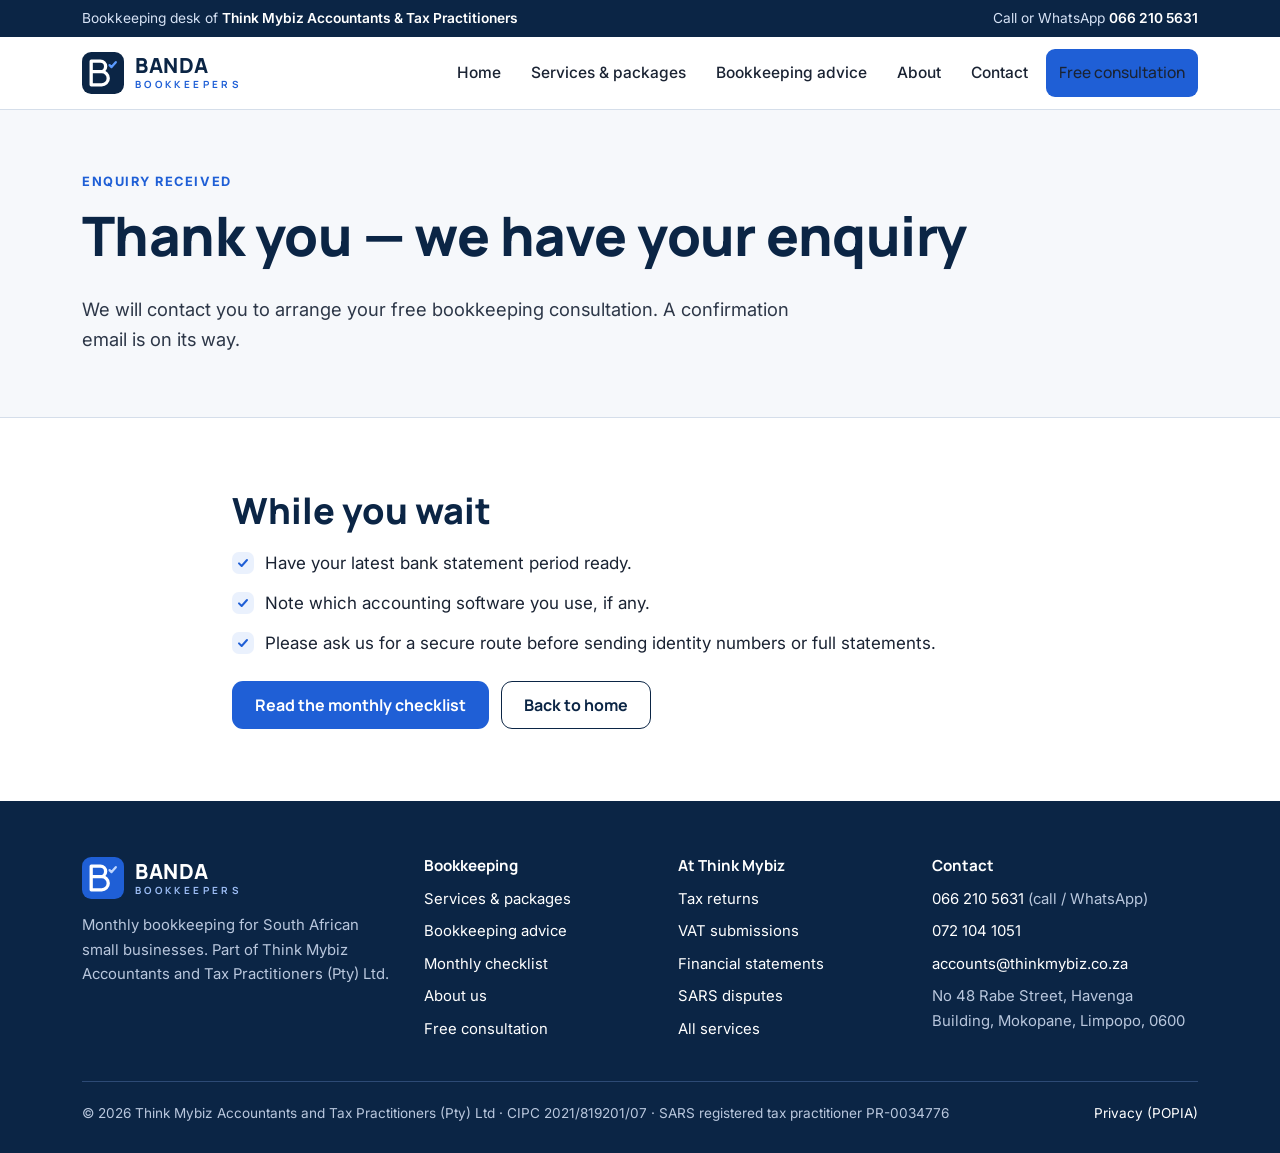
<file: thank-you/index.html>
<!doctype html>
<html lang="en-ZA">
<head>
<meta charset="utf-8">
<meta name="viewport" content="width=device-width, initial-scale=1">
<title>Thank You | Banda Bookkeepers</title>
<meta name="description" content="Your bookkeeping enquiry has been received.">
<meta name="robots" content="noindex">
<link rel="canonical" href="https://bandabookkeepers.com/thank-you/">
<meta property="og:type" content="website">
<meta property="og:site_name" content="Banda Bookkeepers">
<meta property="og:title" content="Thank You | Banda Bookkeepers">
<meta property="og:description" content="Your bookkeeping enquiry has been received.">
<meta property="og:url" content="https://bandabookkeepers.com/thank-you/">
<meta name="theme-color" content="#0B2545">
<link rel="icon" href="/assets/img/favicon.svg" type="image/svg+xml">
<link rel="preconnect" href="https://fonts.googleapis.com">
<link rel="preconnect" href="https://fonts.gstatic.com" crossorigin>
<link href="https://fonts.googleapis.com/css2?family=Manrope:wght@600;700;800&family=Inter:wght@400;500;600&display=swap" rel="stylesheet">
<link rel="stylesheet" href="/assets/css/site.css?v=1">
<script type="application/ld+json">{"@context": "https://schema.org", "@type": "AccountingService", "name": "Banda Bookkeepers", "url": "https://bandabookkeepers.com/", "logo": "https://bandabookkeepers.com/assets/img/favicon.svg", "telephone": "+27 66 210 5631", "email": "accounts@thinkmybiz.co.za", "description": "Monthly bookkeeping, bank reconciliations, payroll records and VAT-ready books for South African small businesses.", "address": {"@type": "PostalAddress", "streetAddress": "No 48 Rabe Street, Havenga Building", "addressLocality": "Mokopane", "addressRegion": "Limpopo", "postalCode": "0600", "addressCountry": "ZA"}, "areaServed": ["Mokopane", "Polokwane", "Pretoria", "Centurion", "Johannesburg", "Midrand", "South Africa"], "parentOrganization": {"@type": "AccountingService", "name": "Think Mybiz Accountants and Tax Practitioners (Pty) Ltd", "url": "https://www.thinkmybiz.co.za/"}}</script>
</head>
<body>
<a class="skip" href="#main">Skip to content</a>
<div class="strip"><div class="wrap">
<span>Bookkeeping desk of <a href="https://www.thinkmybiz.co.za/?ref=bandabookkeepers">Think Mybiz Accountants &amp; Tax Practitioners</a></span>
<span class="hide-sm">Call or WhatsApp <a href="tel:+27662105631">066 210 5631</a></span>
</div></div>
<header class="site-head"><div class="wrap">
<a class="brand" href="/" aria-label="Banda Bookkeepers home"><svg viewBox="0 0 64 64" aria-hidden="true"><rect width="64" height="64" rx="14" fill="#0B2545"/><path d="M14 14V50M14 14H28A8 8 0 0 1 28 30H14M14 30H30A10 10 0 0 1 30 50H14" fill="none" stroke="#fff" stroke-width="5" stroke-linejoin="round" stroke-linecap="round"/><path d="M42 20L45 23L51.5 15.5" fill="none" stroke="#5B9BFF" stroke-width="3.5" stroke-linecap="round" stroke-linejoin="round"/></svg><span class="brand-text"><b>BANDA</b><span>BOOKKEEPERS</span></span></a>
<nav aria-label="Main">
<button class="menu-toggle" aria-expanded="false" aria-controls="nav-links" aria-label="Open menu"><svg width="22" height="22" viewBox="0 0 24 24" fill="none" stroke="#0B2545" stroke-width="2" stroke-linecap="round" aria-hidden="true"><path d="M4 7h16M4 12h16M4 17h16"/></svg></button>
<ul class="nav-links" id="nav-links">
<li><a href="/">Home</a></li>
<li><a href="/services/">Services & packages</a></li>
<li><a href="/bookkeeping-advice/">Bookkeeping advice</a></li>
<li><a href="/about/">About</a></li>
<li><a href="/contact/">Contact</a></li>
<li><a class="btn btn-primary nav-cta" href="/contact/">Free consultation</a></li>
</ul>
</nav>
</div></header>
<main id="main">
<div class="page-head"><div class="wrap">
<span class="eyebrow">Enquiry received</span>
<h1>Thank you — we have your enquiry</h1>
<p class="lead">We will contact you to arrange your free bookkeeping consultation. A confirmation email is on its way.</p>
</div></div>

<section><div class="wrap" style="max-width:860px">
<h2>While you wait</h2>
<ul class="checks">
<li>Have your latest bank statement period ready.</li>
<li>Note which accounting software you use, if any.</li>
<li>Please ask us for a secure route before sending identity numbers or full statements.</li>
</ul>
<div class="actions" style="margin-top:24px"><a class="btn btn-primary" href="/bookkeeping-advice/monthly-bookkeeping-checklist/">Read the monthly checklist</a>
<a class="btn btn-outline" href="/">Back to home</a></div>
</div></section>
</main>
<footer class="site-foot"><div class="wrap">
<div class="foot-grid">
<div class="foot-brand">
<a class="brand" href="/" aria-label="Banda Bookkeepers home"><svg viewBox="0 0 64 64" aria-hidden="true"><rect width="64" height="64" rx="14" fill="#1F5FD6"/><path d="M14 14V50M14 14H28A8 8 0 0 1 28 30H14M14 30H30A10 10 0 0 1 30 50H14" fill="none" stroke="#fff" stroke-width="5" stroke-linejoin="round" stroke-linecap="round"/><path d="M42 20L45 23L51.5 15.5" fill="none" stroke="#BFD6FF" stroke-width="3.5" stroke-linecap="round" stroke-linejoin="round"/></svg><span class="brand-text"><b>BANDA</b><span>BOOKKEEPERS</span></span></a>
<p style="margin-top:14px">Monthly bookkeeping for South African small businesses. Part of Think Mybiz Accountants and Tax Practitioners (Pty) Ltd.</p>
</div>
<div><h4>Bookkeeping</h4><ul>
<li><a href="/services/">Services &amp; packages</a></li>
<li><a href="/bookkeeping-advice/">Bookkeeping advice</a></li>
<li><a href="/bookkeeping-advice/monthly-bookkeeping-checklist/">Monthly checklist</a></li>
<li><a href="/about/">About us</a></li>
<li><a href="/contact/">Free consultation</a></li>
</ul></div>
<div><h4>At Think Mybiz</h4><ul>
<li><a href="https://www.thinkmybiz.co.za/services/business-tax/?ref=bandabookkeepers">Tax returns</a></li>
<li><a href="https://www.thinkmybiz.co.za/services/vat/?ref=bandabookkeepers">VAT submissions</a></li>
<li><a href="https://www.thinkmybiz.co.za/services/accounting/?ref=bandabookkeepers">Financial statements</a></li>
<li><a href="https://www.thinkmybiz.co.za/services/sars-disputes/?ref=bandabookkeepers">SARS disputes</a></li>
<li><a href="https://www.thinkmybiz.co.za/services/?ref=bandabookkeepers">All services</a></li>
</ul></div>
<div><h4>Contact</h4><ul>
<li><a href="tel:+27662105631">066 210 5631</a> (call / WhatsApp)</li>
<li><a href="tel:+27721041051">072 104 1051</a></li>
<li><a href="mailto:accounts@thinkmybiz.co.za">accounts@thinkmybiz.co.za</a></li>
<li>No 48 Rabe Street, Havenga Building, Mokopane, Limpopo, 0600</li>
</ul></div>
</div>
<div class="foot-base">
<span>© <span id="year">2026</span> Think Mybiz Accountants and Tax Practitioners (Pty) Ltd · CIPC 2021/819201/07 · SARS registered tax practitioner PR-0034776</span>
<span><a href="/privacy/">Privacy (POPIA)</a></span>
</div>
</div></footer>
<script src="/assets/js/site.js?v=1" defer></script>
</body>
</html>
</file>
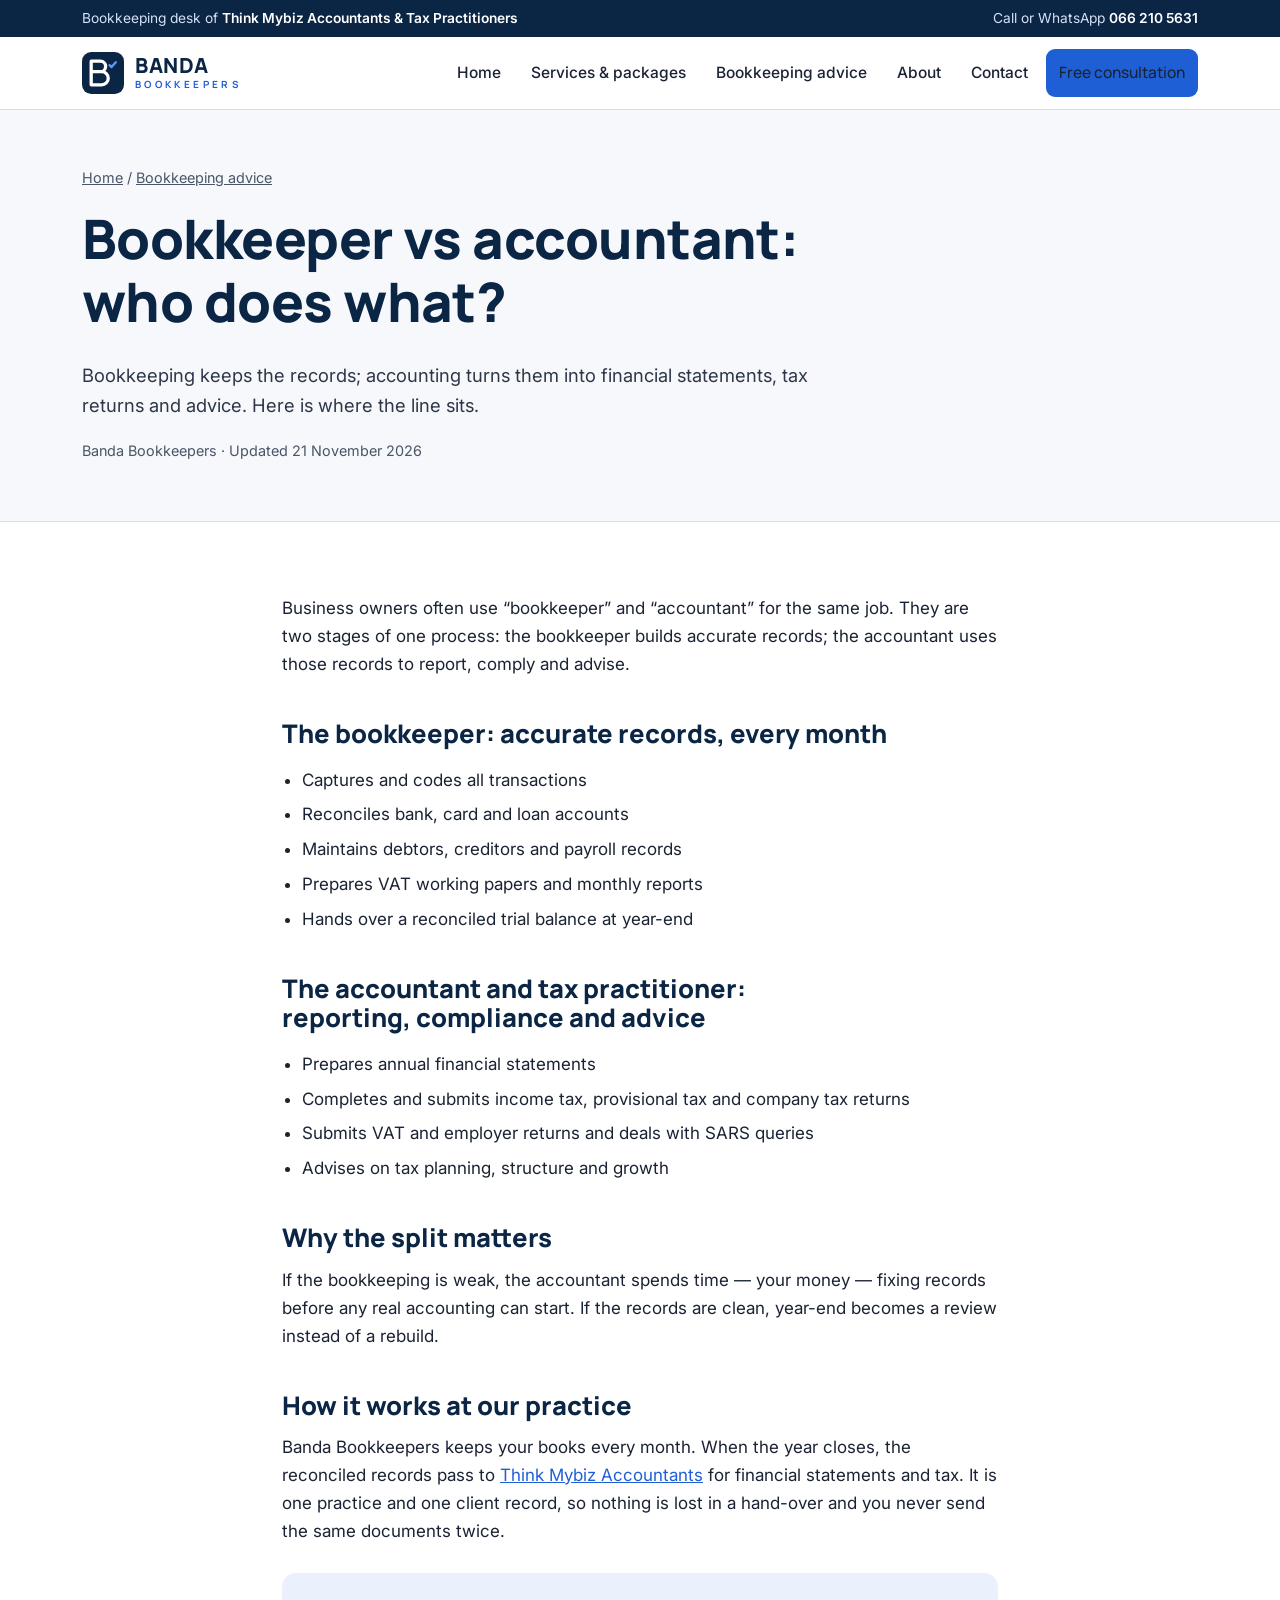
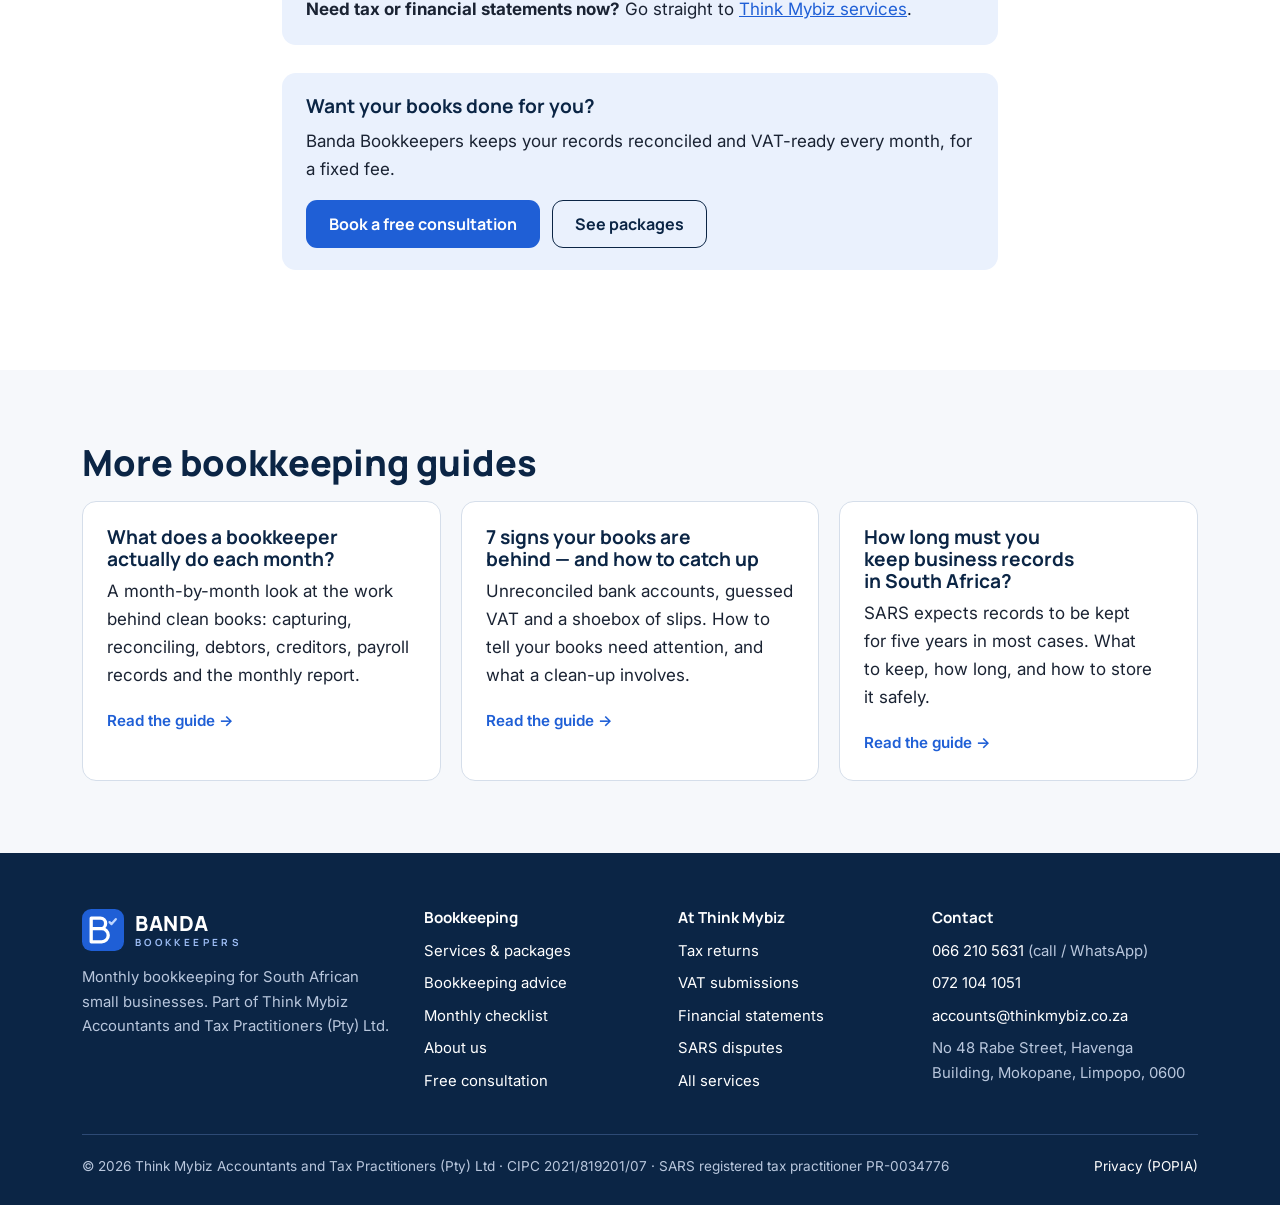
<file: bookkeeping-advice/bookkeeper-vs-accountant/index.html>
<!doctype html>
<html lang="en-ZA">
<head>
<meta charset="utf-8">
<meta name="viewport" content="width=device-width, initial-scale=1">
<title>Bookkeeper vs accountant: who does what? | Banda Bookkeepers</title>
<meta name="description" content="Bookkeeping keeps the records; accounting turns them into financial statements, tax returns and advice. Here is where the line sits.">
<link rel="canonical" href="https://bandabookkeepers.com/bookkeeping-advice/bookkeeper-vs-accountant/">
<meta property="og:type" content="website">
<meta property="og:site_name" content="Banda Bookkeepers">
<meta property="og:title" content="Bookkeeper vs accountant: who does what? | Banda Bookkeepers">
<meta property="og:description" content="Bookkeeping keeps the records; accounting turns them into financial statements, tax returns and advice. Here is where the line sits.">
<meta property="og:url" content="https://bandabookkeepers.com/bookkeeping-advice/bookkeeper-vs-accountant/">
<meta name="theme-color" content="#0B2545">
<link rel="icon" href="/assets/img/favicon.svg" type="image/svg+xml">
<link rel="preconnect" href="https://fonts.googleapis.com">
<link rel="preconnect" href="https://fonts.gstatic.com" crossorigin>
<link href="https://fonts.googleapis.com/css2?family=Manrope:wght@600;700;800&family=Inter:wght@400;500;600&display=swap" rel="stylesheet">
<link rel="stylesheet" href="/assets/css/site.css?v=1">
<script type="application/ld+json">{"@context": "https://schema.org", "@type": "AccountingService", "name": "Banda Bookkeepers", "url": "https://bandabookkeepers.com/", "logo": "https://bandabookkeepers.com/assets/img/favicon.svg", "telephone": "+27 66 210 5631", "email": "accounts@thinkmybiz.co.za", "description": "Monthly bookkeeping, bank reconciliations, payroll records and VAT-ready books for South African small businesses.", "address": {"@type": "PostalAddress", "streetAddress": "No 48 Rabe Street, Havenga Building", "addressLocality": "Mokopane", "addressRegion": "Limpopo", "postalCode": "0600", "addressCountry": "ZA"}, "areaServed": ["Mokopane", "Polokwane", "Pretoria", "Centurion", "Johannesburg", "Midrand", "South Africa"], "parentOrganization": {"@type": "AccountingService", "name": "Think Mybiz Accountants and Tax Practitioners (Pty) Ltd", "url": "https://www.thinkmybiz.co.za/"}}</script>
<script type="application/ld+json">{"@context": "https://schema.org", "@type": "Article", "headline": "Bookkeeper vs accountant: who does what?", "description": "Bookkeeping keeps the records; accounting turns them into financial statements, tax returns and advice. Here is where the line sits.", "datePublished": "2026-11-21", "dateModified": "2026-11-21", "author": {"@type": "Organization", "name": "Banda Bookkeepers"}, "publisher": {"@type": "Organization", "name": "Banda Bookkeepers", "logo": {"@type": "ImageObject", "url": "https://bandabookkeepers.com/assets/img/favicon.svg"}}, "mainEntityOfPage": "https://bandabookkeepers.com/bookkeeping-advice/bookkeeper-vs-accountant/"}</script>
</head>
<body>
<a class="skip" href="#main">Skip to content</a>
<div class="strip"><div class="wrap">
<span>Bookkeeping desk of <a href="https://www.thinkmybiz.co.za/?ref=bandabookkeepers">Think Mybiz Accountants &amp; Tax Practitioners</a></span>
<span class="hide-sm">Call or WhatsApp <a href="tel:+27662105631">066 210 5631</a></span>
</div></div>
<header class="site-head"><div class="wrap">
<a class="brand" href="/" aria-label="Banda Bookkeepers home"><svg viewBox="0 0 64 64" aria-hidden="true"><rect width="64" height="64" rx="14" fill="#0B2545"/><path d="M14 14V50M14 14H28A8 8 0 0 1 28 30H14M14 30H30A10 10 0 0 1 30 50H14" fill="none" stroke="#fff" stroke-width="5" stroke-linejoin="round" stroke-linecap="round"/><path d="M42 20L45 23L51.5 15.5" fill="none" stroke="#5B9BFF" stroke-width="3.5" stroke-linecap="round" stroke-linejoin="round"/></svg><span class="brand-text"><b>BANDA</b><span>BOOKKEEPERS</span></span></a>
<nav aria-label="Main">
<button class="menu-toggle" aria-expanded="false" aria-controls="nav-links" aria-label="Open menu"><svg width="22" height="22" viewBox="0 0 24 24" fill="none" stroke="#0B2545" stroke-width="2" stroke-linecap="round" aria-hidden="true"><path d="M4 7h16M4 12h16M4 17h16"/></svg></button>
<ul class="nav-links" id="nav-links">
<li><a href="/">Home</a></li>
<li><a href="/services/">Services & packages</a></li>
<li><a href="/bookkeeping-advice/">Bookkeeping advice</a></li>
<li><a href="/about/">About</a></li>
<li><a href="/contact/">Contact</a></li>
<li><a class="btn btn-primary nav-cta" href="/contact/">Free consultation</a></li>
</ul>
</nav>
</div></header>
<main id="main">
<div class="page-head"><div class="wrap">
<nav class="crumbs" aria-label="Breadcrumb"><a href="/">Home</a> / <a href="/bookkeeping-advice/">Bookkeeping advice</a></nav>
<h1 style="max-width:22ch">Bookkeeper vs accountant: who does what?</h1>
<p class="lead">Bookkeeping keeps the records; accounting turns them into financial statements, tax returns and advice. Here is where the line sits.</p>
<p class="meta">Banda Bookkeepers · Updated 21 November 2026</p>
</div></div>
<section><div class="wrap article">

<p>Business owners often use “bookkeeper” and “accountant” for the same job. They are two stages of one process: the bookkeeper builds accurate records; the accountant uses those records to report, comply and advise.</p>
<h2>The bookkeeper: accurate records, every month</h2>
<ul>
<li>Captures and codes all transactions</li>
<li>Reconciles bank, card and loan accounts</li>
<li>Maintains debtors, creditors and payroll records</li>
<li>Prepares VAT working papers and monthly reports</li>
<li>Hands over a reconciled trial balance at year-end</li>
</ul>
<h2>The accountant and tax practitioner: reporting, compliance and advice</h2>
<ul>
<li>Prepares annual financial statements</li>
<li>Completes and submits income tax, provisional tax and company tax returns</li>
<li>Submits VAT and employer returns and deals with SARS queries</li>
<li>Advises on tax planning, structure and growth</li>
</ul>
<h2>Why the split matters</h2>
<p>If the bookkeeping is weak, the accountant spends time — your money — fixing records before any real accounting can start. If the records are clean, year-end becomes a review instead of a rebuild.</p>
<h2>How it works at our practice</h2>
<p>Banda Bookkeepers keeps your books every month. When the year closes, the reconciled records pass to <a href="https://www.thinkmybiz.co.za/services/accounting/?ref=bandabookkeepers">Think Mybiz Accountants</a> for financial statements and tax. It is one practice and one client record, so nothing is lost in a hand-over and you never send the same documents twice.</p>
<div class="callout"><p><b>Need tax or financial statements now?</b> Go straight to <a href="https://www.thinkmybiz.co.za/services/?ref=bandabookkeepers">Think Mybiz services</a>.</p></div>

<div class="callout"><h3>Want your books done for you?</h3>
<p>Banda Bookkeepers keeps your records reconciled and VAT-ready every month, for a fixed fee.</p>
<div class="actions"><a class="btn btn-primary" href="/contact/">Book a free consultation</a><a class="btn btn-outline" href="/services/">See packages</a></div></div>
</div></section>
<section class="alt"><div class="wrap"><h2>More bookkeeping guides</h2><div class="grid g3"><a class="card card-link" href="/bookkeeping-advice/what-does-a-bookkeeper-do/"><h3>What does a bookkeeper actually do each month?</h3><p>A month-by-month look at the work behind clean books: capturing, reconciling, debtors, creditors, payroll records and the monthly report.</p><span class="more">Read the guide →</span></a>
<a class="card card-link" href="/bookkeeping-advice/signs-your-books-are-behind/"><h3>7 signs your books are behind — and how to catch up</h3><p>Unreconciled bank accounts, guessed VAT and a shoebox of slips. How to tell your books need attention, and what a clean-up involves.</p><span class="more">Read the guide →</span></a>
<a class="card card-link" href="/bookkeeping-advice/how-long-to-keep-business-records/"><h3>How long must you keep business records in South Africa?</h3><p>SARS expects records to be kept for five years in most cases. What to keep, how long, and how to store it safely.</p><span class="more">Read the guide →</span></a></div></div></section>
</main>
<footer class="site-foot"><div class="wrap">
<div class="foot-grid">
<div class="foot-brand">
<a class="brand" href="/" aria-label="Banda Bookkeepers home"><svg viewBox="0 0 64 64" aria-hidden="true"><rect width="64" height="64" rx="14" fill="#1F5FD6"/><path d="M14 14V50M14 14H28A8 8 0 0 1 28 30H14M14 30H30A10 10 0 0 1 30 50H14" fill="none" stroke="#fff" stroke-width="5" stroke-linejoin="round" stroke-linecap="round"/><path d="M42 20L45 23L51.5 15.5" fill="none" stroke="#BFD6FF" stroke-width="3.5" stroke-linecap="round" stroke-linejoin="round"/></svg><span class="brand-text"><b>BANDA</b><span>BOOKKEEPERS</span></span></a>
<p style="margin-top:14px">Monthly bookkeeping for South African small businesses. Part of Think Mybiz Accountants and Tax Practitioners (Pty) Ltd.</p>
</div>
<div><h4>Bookkeeping</h4><ul>
<li><a href="/services/">Services &amp; packages</a></li>
<li><a href="/bookkeeping-advice/">Bookkeeping advice</a></li>
<li><a href="/bookkeeping-advice/monthly-bookkeeping-checklist/">Monthly checklist</a></li>
<li><a href="/about/">About us</a></li>
<li><a href="/contact/">Free consultation</a></li>
</ul></div>
<div><h4>At Think Mybiz</h4><ul>
<li><a href="https://www.thinkmybiz.co.za/services/business-tax/?ref=bandabookkeepers">Tax returns</a></li>
<li><a href="https://www.thinkmybiz.co.za/services/vat/?ref=bandabookkeepers">VAT submissions</a></li>
<li><a href="https://www.thinkmybiz.co.za/services/accounting/?ref=bandabookkeepers">Financial statements</a></li>
<li><a href="https://www.thinkmybiz.co.za/services/sars-disputes/?ref=bandabookkeepers">SARS disputes</a></li>
<li><a href="https://www.thinkmybiz.co.za/services/?ref=bandabookkeepers">All services</a></li>
</ul></div>
<div><h4>Contact</h4><ul>
<li><a href="tel:+27662105631">066 210 5631</a> (call / WhatsApp)</li>
<li><a href="tel:+27721041051">072 104 1051</a></li>
<li><a href="mailto:accounts@thinkmybiz.co.za">accounts@thinkmybiz.co.za</a></li>
<li>No 48 Rabe Street, Havenga Building, Mokopane, Limpopo, 0600</li>
</ul></div>
</div>
<div class="foot-base">
<span>© <span id="year">2026</span> Think Mybiz Accountants and Tax Practitioners (Pty) Ltd · CIPC 2021/819201/07 · SARS registered tax practitioner PR-0034776</span>
<span><a href="/privacy/">Privacy (POPIA)</a></span>
</div>
</div></footer>
<script src="/assets/js/site.js?v=1" defer></script>
</body>
</html>
</file>
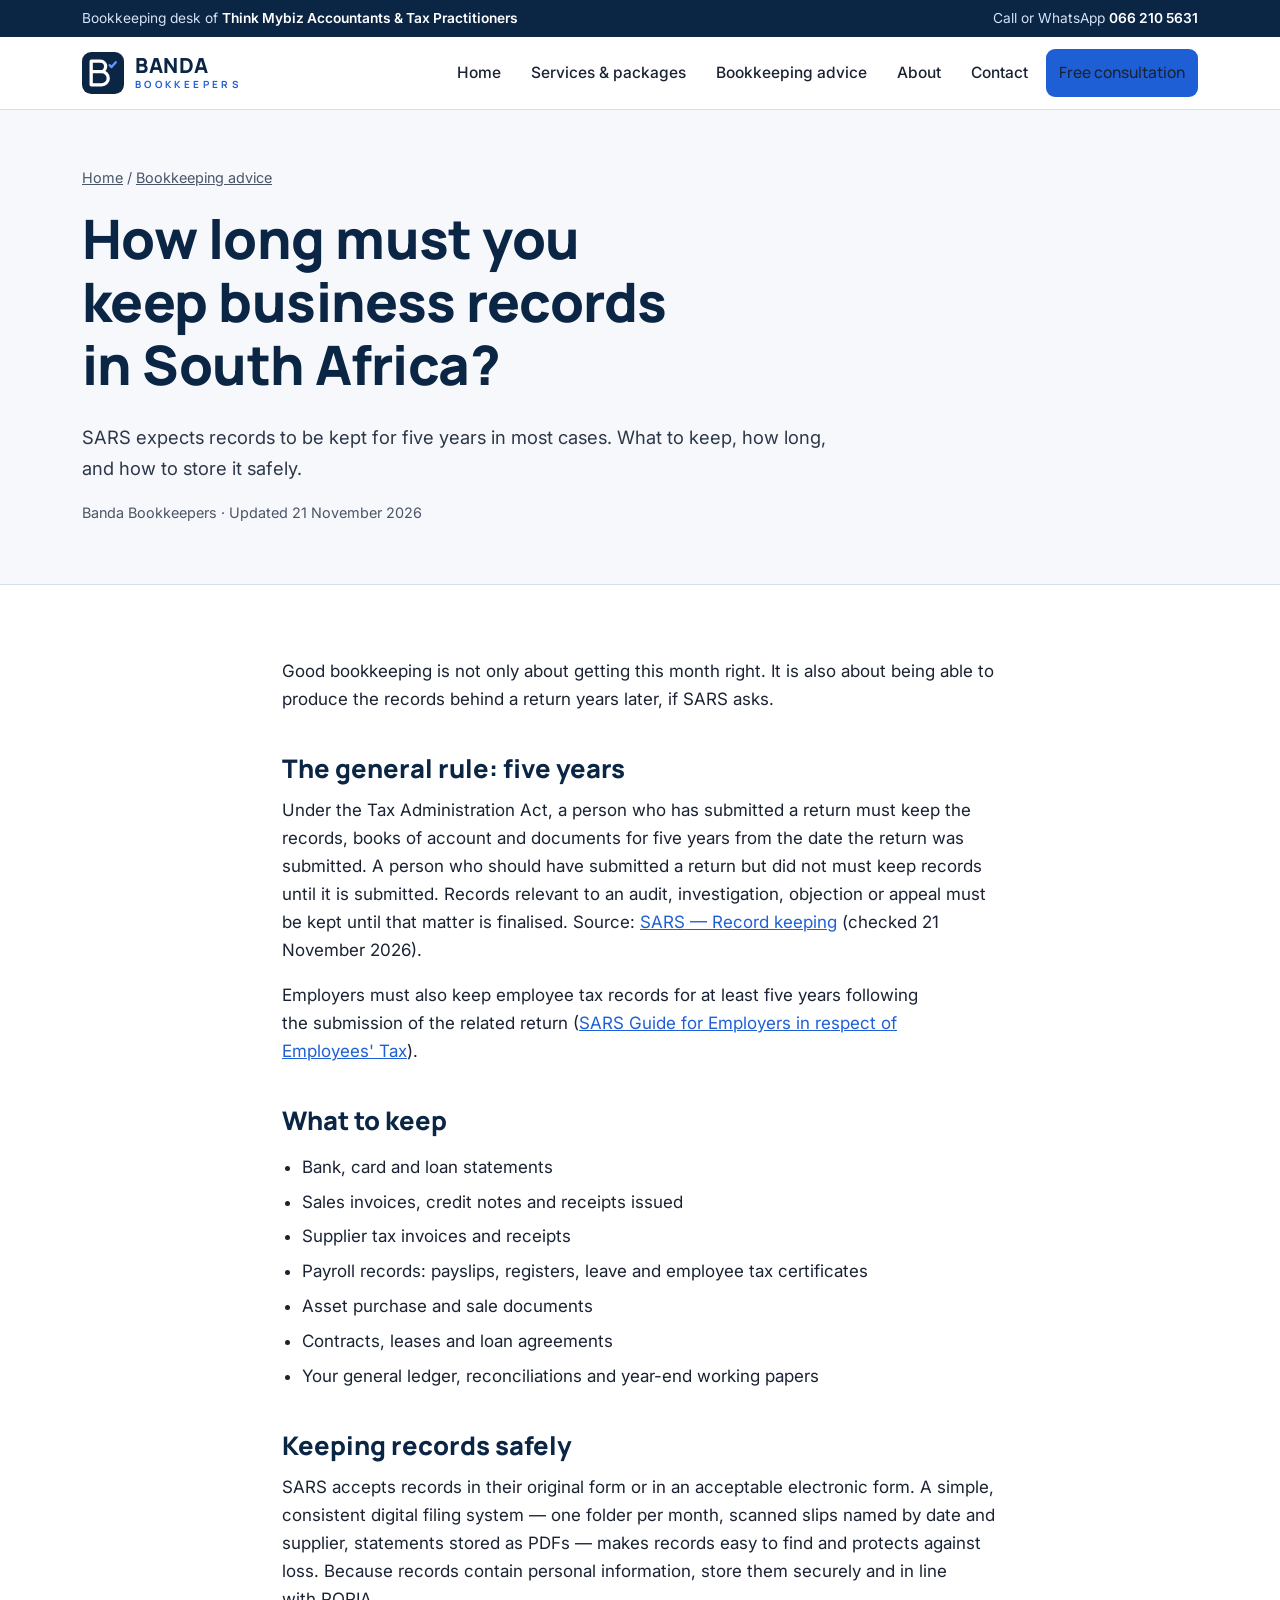
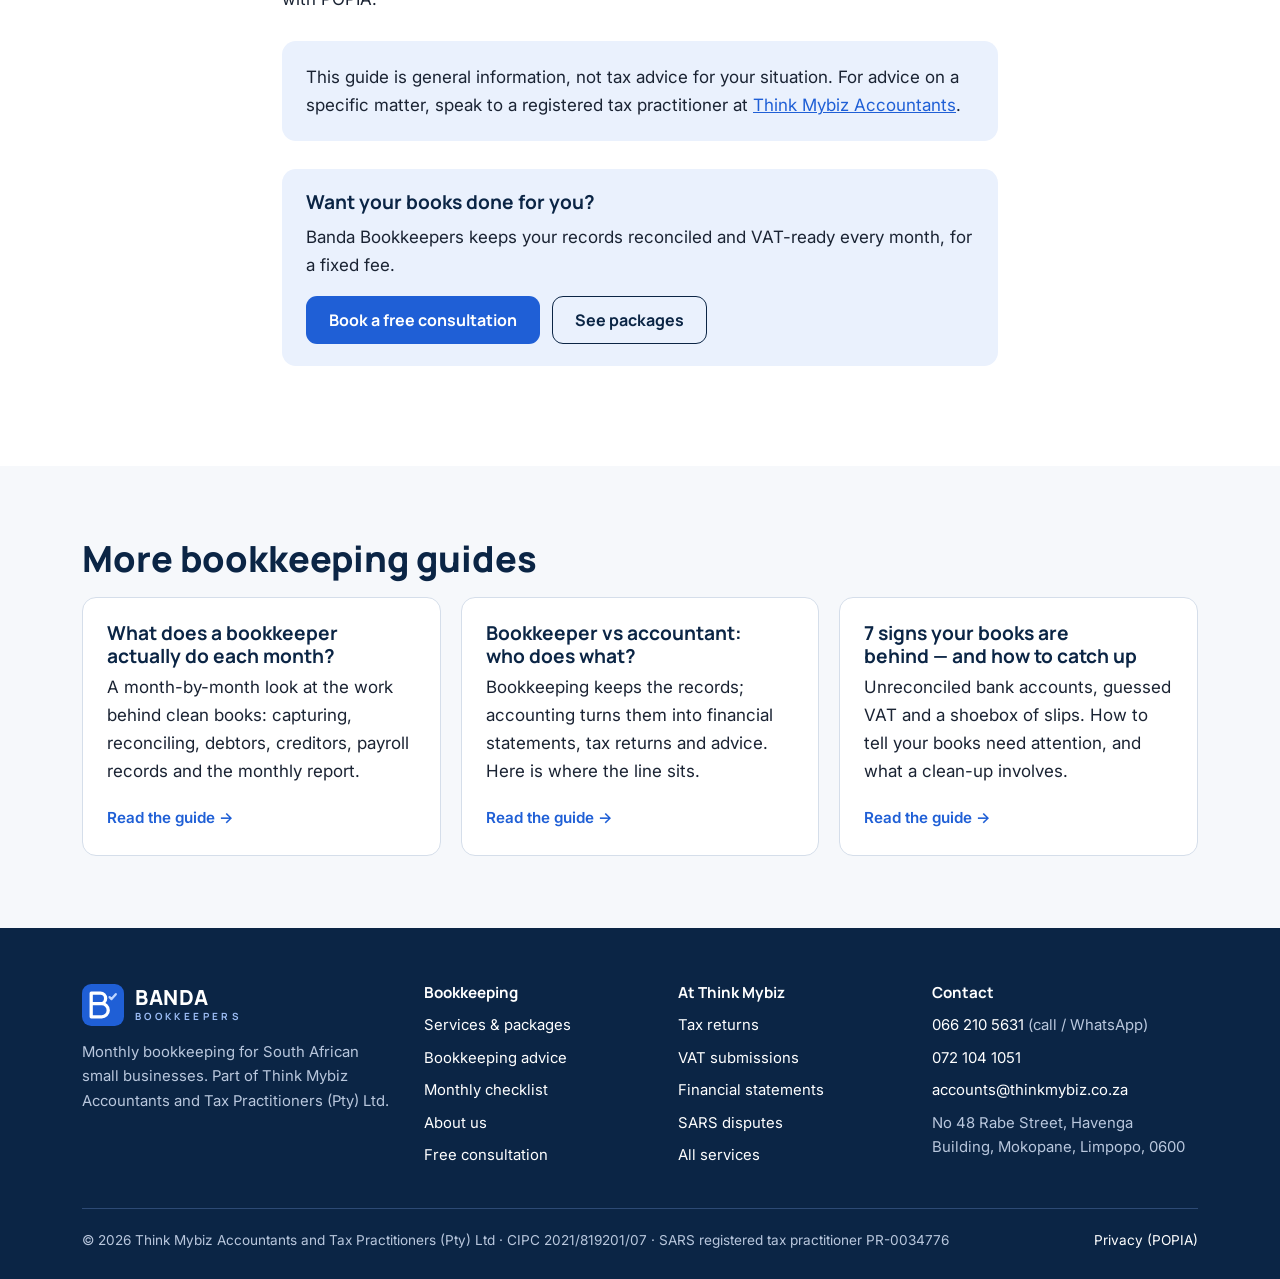
<file: bookkeeping-advice/how-long-to-keep-business-records/index.html>
<!doctype html>
<html lang="en-ZA">
<head>
<meta charset="utf-8">
<meta name="viewport" content="width=device-width, initial-scale=1">
<title>How long must you keep business records in South Africa? | Banda Bookkeepers</title>
<meta name="description" content="SARS expects records to be kept for five years in most cases. What to keep, how long, and how to store it safely.">
<link rel="canonical" href="https://bandabookkeepers.com/bookkeeping-advice/how-long-to-keep-business-records/">
<meta property="og:type" content="website">
<meta property="og:site_name" content="Banda Bookkeepers">
<meta property="og:title" content="How long must you keep business records in South Africa? | Banda Bookkeepers">
<meta property="og:description" content="SARS expects records to be kept for five years in most cases. What to keep, how long, and how to store it safely.">
<meta property="og:url" content="https://bandabookkeepers.com/bookkeeping-advice/how-long-to-keep-business-records/">
<meta name="theme-color" content="#0B2545">
<link rel="icon" href="/assets/img/favicon.svg" type="image/svg+xml">
<link rel="preconnect" href="https://fonts.googleapis.com">
<link rel="preconnect" href="https://fonts.gstatic.com" crossorigin>
<link href="https://fonts.googleapis.com/css2?family=Manrope:wght@600;700;800&family=Inter:wght@400;500;600&display=swap" rel="stylesheet">
<link rel="stylesheet" href="/assets/css/site.css?v=1">
<script type="application/ld+json">{"@context": "https://schema.org", "@type": "AccountingService", "name": "Banda Bookkeepers", "url": "https://bandabookkeepers.com/", "logo": "https://bandabookkeepers.com/assets/img/favicon.svg", "telephone": "+27 66 210 5631", "email": "accounts@thinkmybiz.co.za", "description": "Monthly bookkeeping, bank reconciliations, payroll records and VAT-ready books for South African small businesses.", "address": {"@type": "PostalAddress", "streetAddress": "No 48 Rabe Street, Havenga Building", "addressLocality": "Mokopane", "addressRegion": "Limpopo", "postalCode": "0600", "addressCountry": "ZA"}, "areaServed": ["Mokopane", "Polokwane", "Pretoria", "Centurion", "Johannesburg", "Midrand", "South Africa"], "parentOrganization": {"@type": "AccountingService", "name": "Think Mybiz Accountants and Tax Practitioners (Pty) Ltd", "url": "https://www.thinkmybiz.co.za/"}}</script>
<script type="application/ld+json">{"@context": "https://schema.org", "@type": "Article", "headline": "How long must you keep business records in South Africa?", "description": "SARS expects records to be kept for five years in most cases. What to keep, how long, and how to store it safely.", "datePublished": "2026-11-21", "dateModified": "2026-11-21", "author": {"@type": "Organization", "name": "Banda Bookkeepers"}, "publisher": {"@type": "Organization", "name": "Banda Bookkeepers", "logo": {"@type": "ImageObject", "url": "https://bandabookkeepers.com/assets/img/favicon.svg"}}, "mainEntityOfPage": "https://bandabookkeepers.com/bookkeeping-advice/how-long-to-keep-business-records/"}</script>
</head>
<body>
<a class="skip" href="#main">Skip to content</a>
<div class="strip"><div class="wrap">
<span>Bookkeeping desk of <a href="https://www.thinkmybiz.co.za/?ref=bandabookkeepers">Think Mybiz Accountants &amp; Tax Practitioners</a></span>
<span class="hide-sm">Call or WhatsApp <a href="tel:+27662105631">066 210 5631</a></span>
</div></div>
<header class="site-head"><div class="wrap">
<a class="brand" href="/" aria-label="Banda Bookkeepers home"><svg viewBox="0 0 64 64" aria-hidden="true"><rect width="64" height="64" rx="14" fill="#0B2545"/><path d="M14 14V50M14 14H28A8 8 0 0 1 28 30H14M14 30H30A10 10 0 0 1 30 50H14" fill="none" stroke="#fff" stroke-width="5" stroke-linejoin="round" stroke-linecap="round"/><path d="M42 20L45 23L51.5 15.5" fill="none" stroke="#5B9BFF" stroke-width="3.5" stroke-linecap="round" stroke-linejoin="round"/></svg><span class="brand-text"><b>BANDA</b><span>BOOKKEEPERS</span></span></a>
<nav aria-label="Main">
<button class="menu-toggle" aria-expanded="false" aria-controls="nav-links" aria-label="Open menu"><svg width="22" height="22" viewBox="0 0 24 24" fill="none" stroke="#0B2545" stroke-width="2" stroke-linecap="round" aria-hidden="true"><path d="M4 7h16M4 12h16M4 17h16"/></svg></button>
<ul class="nav-links" id="nav-links">
<li><a href="/">Home</a></li>
<li><a href="/services/">Services & packages</a></li>
<li><a href="/bookkeeping-advice/">Bookkeeping advice</a></li>
<li><a href="/about/">About</a></li>
<li><a href="/contact/">Contact</a></li>
<li><a class="btn btn-primary nav-cta" href="/contact/">Free consultation</a></li>
</ul>
</nav>
</div></header>
<main id="main">
<div class="page-head"><div class="wrap">
<nav class="crumbs" aria-label="Breadcrumb"><a href="/">Home</a> / <a href="/bookkeeping-advice/">Bookkeeping advice</a></nav>
<h1 style="max-width:22ch">How long must you keep business records in South Africa?</h1>
<p class="lead">SARS expects records to be kept for five years in most cases. What to keep, how long, and how to store it safely.</p>
<p class="meta">Banda Bookkeepers · Updated 21 November 2026</p>
</div></div>
<section><div class="wrap article">

<p>Good bookkeeping is not only about getting this month right. It is also about being able to produce the records behind a return years later, if SARS asks.</p>
<h2>The general rule: five years</h2>
<p>Under the Tax Administration Act, a person who has submitted a return must keep the records, books of account and documents for five years from the date the return was submitted. A person who should have submitted a return but did not must keep records until it is submitted. Records relevant to an audit, investigation, objection or appeal must be kept until that matter is finalised. Source: <a href="https://www.sars.gov.za/client-segments/record-keeping/">SARS — Record keeping</a> (checked 21 November 2026).</p>
<p>Employers must also keep employee tax records for at least five years following the submission of the related return (<a href="https://www.sars.gov.za/guide-for-employers-in-respect-of-employees-tax-2027/">SARS Guide for Employers in respect of Employees' Tax</a>).</p>
<h2>What to keep</h2>
<ul>
<li>Bank, card and loan statements</li>
<li>Sales invoices, credit notes and receipts issued</li>
<li>Supplier tax invoices and receipts</li>
<li>Payroll records: payslips, registers, leave and employee tax certificates</li>
<li>Asset purchase and sale documents</li>
<li>Contracts, leases and loan agreements</li>
<li>Your general ledger, reconciliations and year-end working papers</li>
</ul>
<h2>Keeping records safely</h2>
<p>SARS accepts records in their original form or in an acceptable electronic form. A simple, consistent digital filing system — one folder per month, scanned slips named by date and supplier, statements stored as PDFs — makes records easy to find and protects against loss. Because records contain personal information, store them securely and in line with POPIA.</p>
<div class="callout"><p>This guide is general information, not tax advice for your situation. For advice on a specific matter, speak to a registered tax practitioner at <a href="https://www.thinkmybiz.co.za/?ref=bandabookkeepers">Think Mybiz Accountants</a>.</p></div>

<div class="callout"><h3>Want your books done for you?</h3>
<p>Banda Bookkeepers keeps your records reconciled and VAT-ready every month, for a fixed fee.</p>
<div class="actions"><a class="btn btn-primary" href="/contact/">Book a free consultation</a><a class="btn btn-outline" href="/services/">See packages</a></div></div>
</div></section>
<section class="alt"><div class="wrap"><h2>More bookkeeping guides</h2><div class="grid g3"><a class="card card-link" href="/bookkeeping-advice/what-does-a-bookkeeper-do/"><h3>What does a bookkeeper actually do each month?</h3><p>A month-by-month look at the work behind clean books: capturing, reconciling, debtors, creditors, payroll records and the monthly report.</p><span class="more">Read the guide →</span></a>
<a class="card card-link" href="/bookkeeping-advice/bookkeeper-vs-accountant/"><h3>Bookkeeper vs accountant: who does what?</h3><p>Bookkeeping keeps the records; accounting turns them into financial statements, tax returns and advice. Here is where the line sits.</p><span class="more">Read the guide →</span></a>
<a class="card card-link" href="/bookkeeping-advice/signs-your-books-are-behind/"><h3>7 signs your books are behind — and how to catch up</h3><p>Unreconciled bank accounts, guessed VAT and a shoebox of slips. How to tell your books need attention, and what a clean-up involves.</p><span class="more">Read the guide →</span></a></div></div></section>
</main>
<footer class="site-foot"><div class="wrap">
<div class="foot-grid">
<div class="foot-brand">
<a class="brand" href="/" aria-label="Banda Bookkeepers home"><svg viewBox="0 0 64 64" aria-hidden="true"><rect width="64" height="64" rx="14" fill="#1F5FD6"/><path d="M14 14V50M14 14H28A8 8 0 0 1 28 30H14M14 30H30A10 10 0 0 1 30 50H14" fill="none" stroke="#fff" stroke-width="5" stroke-linejoin="round" stroke-linecap="round"/><path d="M42 20L45 23L51.5 15.5" fill="none" stroke="#BFD6FF" stroke-width="3.5" stroke-linecap="round" stroke-linejoin="round"/></svg><span class="brand-text"><b>BANDA</b><span>BOOKKEEPERS</span></span></a>
<p style="margin-top:14px">Monthly bookkeeping for South African small businesses. Part of Think Mybiz Accountants and Tax Practitioners (Pty) Ltd.</p>
</div>
<div><h4>Bookkeeping</h4><ul>
<li><a href="/services/">Services &amp; packages</a></li>
<li><a href="/bookkeeping-advice/">Bookkeeping advice</a></li>
<li><a href="/bookkeeping-advice/monthly-bookkeeping-checklist/">Monthly checklist</a></li>
<li><a href="/about/">About us</a></li>
<li><a href="/contact/">Free consultation</a></li>
</ul></div>
<div><h4>At Think Mybiz</h4><ul>
<li><a href="https://www.thinkmybiz.co.za/services/business-tax/?ref=bandabookkeepers">Tax returns</a></li>
<li><a href="https://www.thinkmybiz.co.za/services/vat/?ref=bandabookkeepers">VAT submissions</a></li>
<li><a href="https://www.thinkmybiz.co.za/services/accounting/?ref=bandabookkeepers">Financial statements</a></li>
<li><a href="https://www.thinkmybiz.co.za/services/sars-disputes/?ref=bandabookkeepers">SARS disputes</a></li>
<li><a href="https://www.thinkmybiz.co.za/services/?ref=bandabookkeepers">All services</a></li>
</ul></div>
<div><h4>Contact</h4><ul>
<li><a href="tel:+27662105631">066 210 5631</a> (call / WhatsApp)</li>
<li><a href="tel:+27721041051">072 104 1051</a></li>
<li><a href="mailto:accounts@thinkmybiz.co.za">accounts@thinkmybiz.co.za</a></li>
<li>No 48 Rabe Street, Havenga Building, Mokopane, Limpopo, 0600</li>
</ul></div>
</div>
<div class="foot-base">
<span>© <span id="year">2026</span> Think Mybiz Accountants and Tax Practitioners (Pty) Ltd · CIPC 2021/819201/07 · SARS registered tax practitioner PR-0034776</span>
<span><a href="/privacy/">Privacy (POPIA)</a></span>
</div>
</div></footer>
<script src="/assets/js/site.js?v=1" defer></script>
</body>
</html>
</file>
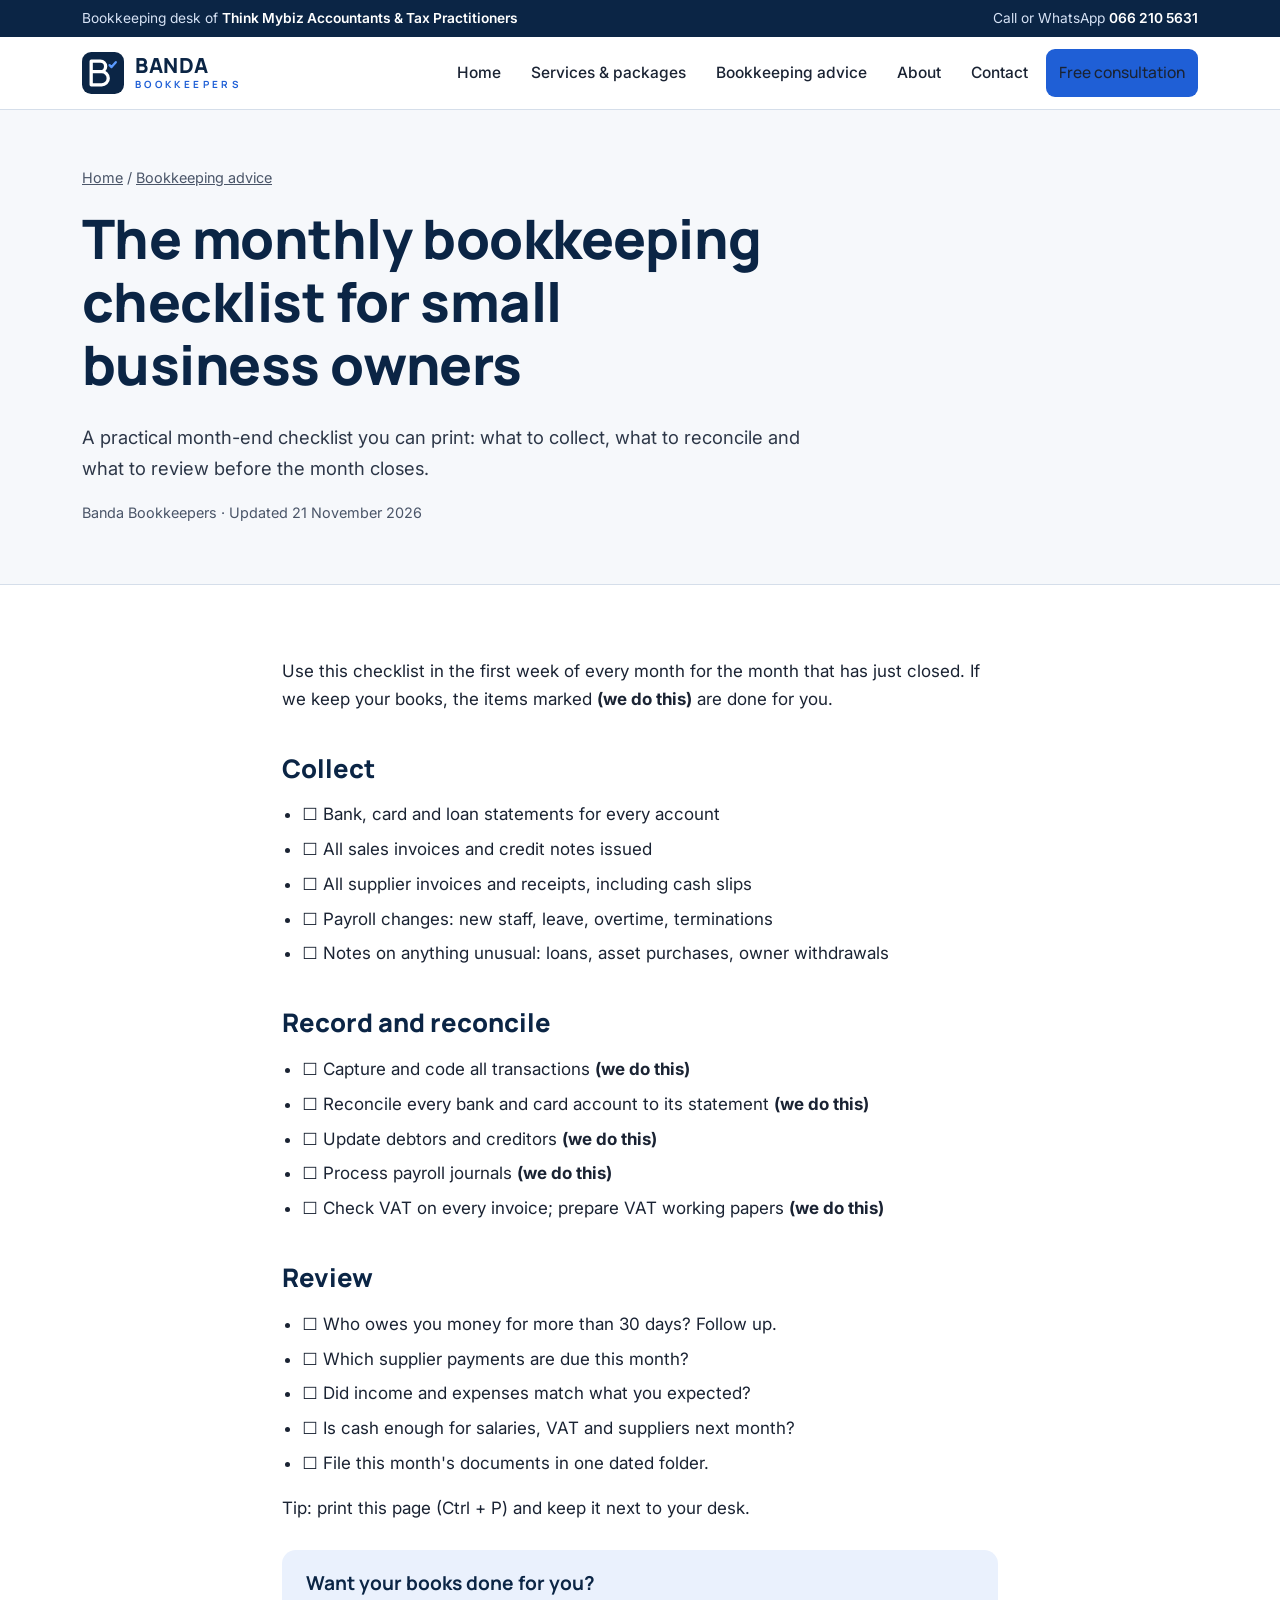
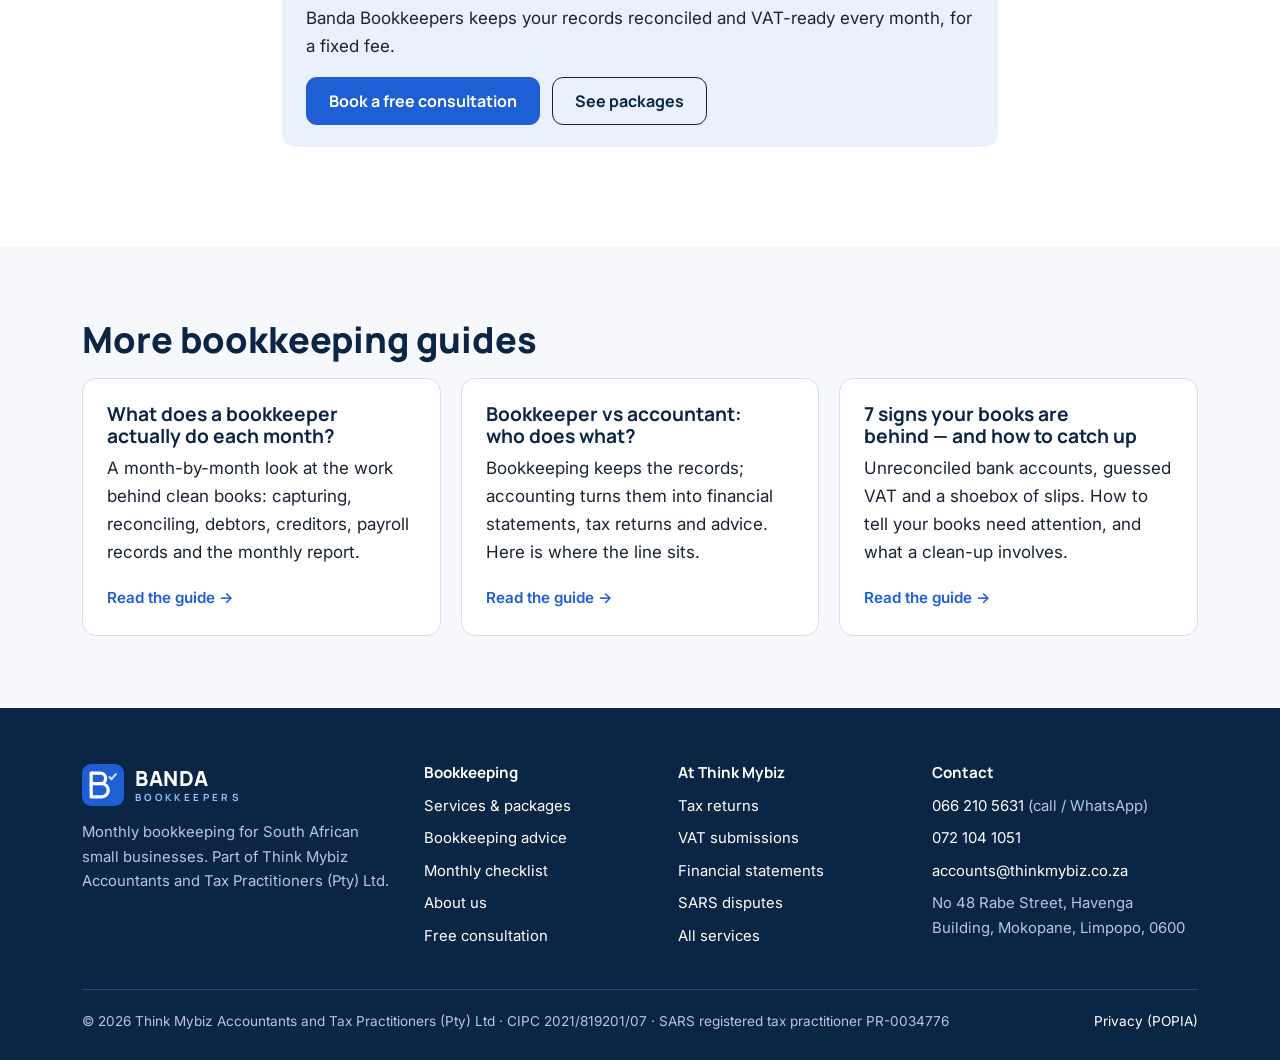
<file: bookkeeping-advice/monthly-bookkeeping-checklist/index.html>
<!doctype html>
<html lang="en-ZA">
<head>
<meta charset="utf-8">
<meta name="viewport" content="width=device-width, initial-scale=1">
<title>The monthly bookkeeping checklist for small business owners | Banda Bookkeepers</title>
<meta name="description" content="A practical month-end checklist you can print: what to collect, what to reconcile and what to review before the month closes.">
<link rel="canonical" href="https://bandabookkeepers.com/bookkeeping-advice/monthly-bookkeeping-checklist/">
<meta property="og:type" content="website">
<meta property="og:site_name" content="Banda Bookkeepers">
<meta property="og:title" content="The monthly bookkeeping checklist for small business owners | Banda Bookkeepers">
<meta property="og:description" content="A practical month-end checklist you can print: what to collect, what to reconcile and what to review before the month closes.">
<meta property="og:url" content="https://bandabookkeepers.com/bookkeeping-advice/monthly-bookkeeping-checklist/">
<meta name="theme-color" content="#0B2545">
<link rel="icon" href="/assets/img/favicon.svg" type="image/svg+xml">
<link rel="preconnect" href="https://fonts.googleapis.com">
<link rel="preconnect" href="https://fonts.gstatic.com" crossorigin>
<link href="https://fonts.googleapis.com/css2?family=Manrope:wght@600;700;800&family=Inter:wght@400;500;600&display=swap" rel="stylesheet">
<link rel="stylesheet" href="/assets/css/site.css?v=1">
<script type="application/ld+json">{"@context": "https://schema.org", "@type": "AccountingService", "name": "Banda Bookkeepers", "url": "https://bandabookkeepers.com/", "logo": "https://bandabookkeepers.com/assets/img/favicon.svg", "telephone": "+27 66 210 5631", "email": "accounts@thinkmybiz.co.za", "description": "Monthly bookkeeping, bank reconciliations, payroll records and VAT-ready books for South African small businesses.", "address": {"@type": "PostalAddress", "streetAddress": "No 48 Rabe Street, Havenga Building", "addressLocality": "Mokopane", "addressRegion": "Limpopo", "postalCode": "0600", "addressCountry": "ZA"}, "areaServed": ["Mokopane", "Polokwane", "Pretoria", "Centurion", "Johannesburg", "Midrand", "South Africa"], "parentOrganization": {"@type": "AccountingService", "name": "Think Mybiz Accountants and Tax Practitioners (Pty) Ltd", "url": "https://www.thinkmybiz.co.za/"}}</script>
<script type="application/ld+json">{"@context": "https://schema.org", "@type": "Article", "headline": "The monthly bookkeeping checklist for small business owners", "description": "A practical month-end checklist you can print: what to collect, what to reconcile and what to review before the month closes.", "datePublished": "2026-11-21", "dateModified": "2026-11-21", "author": {"@type": "Organization", "name": "Banda Bookkeepers"}, "publisher": {"@type": "Organization", "name": "Banda Bookkeepers", "logo": {"@type": "ImageObject", "url": "https://bandabookkeepers.com/assets/img/favicon.svg"}}, "mainEntityOfPage": "https://bandabookkeepers.com/bookkeeping-advice/monthly-bookkeeping-checklist/"}</script>
</head>
<body>
<a class="skip" href="#main">Skip to content</a>
<div class="strip"><div class="wrap">
<span>Bookkeeping desk of <a href="https://www.thinkmybiz.co.za/?ref=bandabookkeepers">Think Mybiz Accountants &amp; Tax Practitioners</a></span>
<span class="hide-sm">Call or WhatsApp <a href="tel:+27662105631">066 210 5631</a></span>
</div></div>
<header class="site-head"><div class="wrap">
<a class="brand" href="/" aria-label="Banda Bookkeepers home"><svg viewBox="0 0 64 64" aria-hidden="true"><rect width="64" height="64" rx="14" fill="#0B2545"/><path d="M14 14V50M14 14H28A8 8 0 0 1 28 30H14M14 30H30A10 10 0 0 1 30 50H14" fill="none" stroke="#fff" stroke-width="5" stroke-linejoin="round" stroke-linecap="round"/><path d="M42 20L45 23L51.5 15.5" fill="none" stroke="#5B9BFF" stroke-width="3.5" stroke-linecap="round" stroke-linejoin="round"/></svg><span class="brand-text"><b>BANDA</b><span>BOOKKEEPERS</span></span></a>
<nav aria-label="Main">
<button class="menu-toggle" aria-expanded="false" aria-controls="nav-links" aria-label="Open menu"><svg width="22" height="22" viewBox="0 0 24 24" fill="none" stroke="#0B2545" stroke-width="2" stroke-linecap="round" aria-hidden="true"><path d="M4 7h16M4 12h16M4 17h16"/></svg></button>
<ul class="nav-links" id="nav-links">
<li><a href="/">Home</a></li>
<li><a href="/services/">Services & packages</a></li>
<li><a href="/bookkeeping-advice/">Bookkeeping advice</a></li>
<li><a href="/about/">About</a></li>
<li><a href="/contact/">Contact</a></li>
<li><a class="btn btn-primary nav-cta" href="/contact/">Free consultation</a></li>
</ul>
</nav>
</div></header>
<main id="main">
<div class="page-head"><div class="wrap">
<nav class="crumbs" aria-label="Breadcrumb"><a href="/">Home</a> / <a href="/bookkeeping-advice/">Bookkeeping advice</a></nav>
<h1 style="max-width:22ch">The monthly bookkeeping checklist for small business owners</h1>
<p class="lead">A practical month-end checklist you can print: what to collect, what to reconcile and what to review before the month closes.</p>
<p class="meta">Banda Bookkeepers · Updated 21 November 2026</p>
</div></div>
<section><div class="wrap article">

<p>Use this checklist in the first week of every month for the month that has just closed. If we keep your books, the items marked <b>(we do this)</b> are done for you.</p>
<h2>Collect</h2>
<ul>
<li>☐ Bank, card and loan statements for every account</li>
<li>☐ All sales invoices and credit notes issued</li>
<li>☐ All supplier invoices and receipts, including cash slips</li>
<li>☐ Payroll changes: new staff, leave, overtime, terminations</li>
<li>☐ Notes on anything unusual: loans, asset purchases, owner withdrawals</li>
</ul>
<h2>Record and reconcile</h2>
<ul>
<li>☐ Capture and code all transactions <b>(we do this)</b></li>
<li>☐ Reconcile every bank and card account to its statement <b>(we do this)</b></li>
<li>☐ Update debtors and creditors <b>(we do this)</b></li>
<li>☐ Process payroll journals <b>(we do this)</b></li>
<li>☐ Check VAT on every invoice; prepare VAT working papers <b>(we do this)</b></li>
</ul>
<h2>Review</h2>
<ul>
<li>☐ Who owes you money for more than 30 days? Follow up.</li>
<li>☐ Which supplier payments are due this month?</li>
<li>☐ Did income and expenses match what you expected?</li>
<li>☐ Is cash enough for salaries, VAT and suppliers next month?</li>
<li>☐ File this month's documents in one dated folder.</li>
</ul>
<p>Tip: print this page (Ctrl + P) and keep it next to your desk.</p>

<div class="callout"><h3>Want your books done for you?</h3>
<p>Banda Bookkeepers keeps your records reconciled and VAT-ready every month, for a fixed fee.</p>
<div class="actions"><a class="btn btn-primary" href="/contact/">Book a free consultation</a><a class="btn btn-outline" href="/services/">See packages</a></div></div>
</div></section>
<section class="alt"><div class="wrap"><h2>More bookkeeping guides</h2><div class="grid g3"><a class="card card-link" href="/bookkeeping-advice/what-does-a-bookkeeper-do/"><h3>What does a bookkeeper actually do each month?</h3><p>A month-by-month look at the work behind clean books: capturing, reconciling, debtors, creditors, payroll records and the monthly report.</p><span class="more">Read the guide →</span></a>
<a class="card card-link" href="/bookkeeping-advice/bookkeeper-vs-accountant/"><h3>Bookkeeper vs accountant: who does what?</h3><p>Bookkeeping keeps the records; accounting turns them into financial statements, tax returns and advice. Here is where the line sits.</p><span class="more">Read the guide →</span></a>
<a class="card card-link" href="/bookkeeping-advice/signs-your-books-are-behind/"><h3>7 signs your books are behind — and how to catch up</h3><p>Unreconciled bank accounts, guessed VAT and a shoebox of slips. How to tell your books need attention, and what a clean-up involves.</p><span class="more">Read the guide →</span></a></div></div></section>
</main>
<footer class="site-foot"><div class="wrap">
<div class="foot-grid">
<div class="foot-brand">
<a class="brand" href="/" aria-label="Banda Bookkeepers home"><svg viewBox="0 0 64 64" aria-hidden="true"><rect width="64" height="64" rx="14" fill="#1F5FD6"/><path d="M14 14V50M14 14H28A8 8 0 0 1 28 30H14M14 30H30A10 10 0 0 1 30 50H14" fill="none" stroke="#fff" stroke-width="5" stroke-linejoin="round" stroke-linecap="round"/><path d="M42 20L45 23L51.5 15.5" fill="none" stroke="#BFD6FF" stroke-width="3.5" stroke-linecap="round" stroke-linejoin="round"/></svg><span class="brand-text"><b>BANDA</b><span>BOOKKEEPERS</span></span></a>
<p style="margin-top:14px">Monthly bookkeeping for South African small businesses. Part of Think Mybiz Accountants and Tax Practitioners (Pty) Ltd.</p>
</div>
<div><h4>Bookkeeping</h4><ul>
<li><a href="/services/">Services &amp; packages</a></li>
<li><a href="/bookkeeping-advice/">Bookkeeping advice</a></li>
<li><a href="/bookkeeping-advice/monthly-bookkeeping-checklist/">Monthly checklist</a></li>
<li><a href="/about/">About us</a></li>
<li><a href="/contact/">Free consultation</a></li>
</ul></div>
<div><h4>At Think Mybiz</h4><ul>
<li><a href="https://www.thinkmybiz.co.za/services/business-tax/?ref=bandabookkeepers">Tax returns</a></li>
<li><a href="https://www.thinkmybiz.co.za/services/vat/?ref=bandabookkeepers">VAT submissions</a></li>
<li><a href="https://www.thinkmybiz.co.za/services/accounting/?ref=bandabookkeepers">Financial statements</a></li>
<li><a href="https://www.thinkmybiz.co.za/services/sars-disputes/?ref=bandabookkeepers">SARS disputes</a></li>
<li><a href="https://www.thinkmybiz.co.za/services/?ref=bandabookkeepers">All services</a></li>
</ul></div>
<div><h4>Contact</h4><ul>
<li><a href="tel:+27662105631">066 210 5631</a> (call / WhatsApp)</li>
<li><a href="tel:+27721041051">072 104 1051</a></li>
<li><a href="mailto:accounts@thinkmybiz.co.za">accounts@thinkmybiz.co.za</a></li>
<li>No 48 Rabe Street, Havenga Building, Mokopane, Limpopo, 0600</li>
</ul></div>
</div>
<div class="foot-base">
<span>© <span id="year">2026</span> Think Mybiz Accountants and Tax Practitioners (Pty) Ltd · CIPC 2021/819201/07 · SARS registered tax practitioner PR-0034776</span>
<span><a href="/privacy/">Privacy (POPIA)</a></span>
</div>
</div></footer>
<script src="/assets/js/site.js?v=1" defer></script>
</body>
</html>
</file>
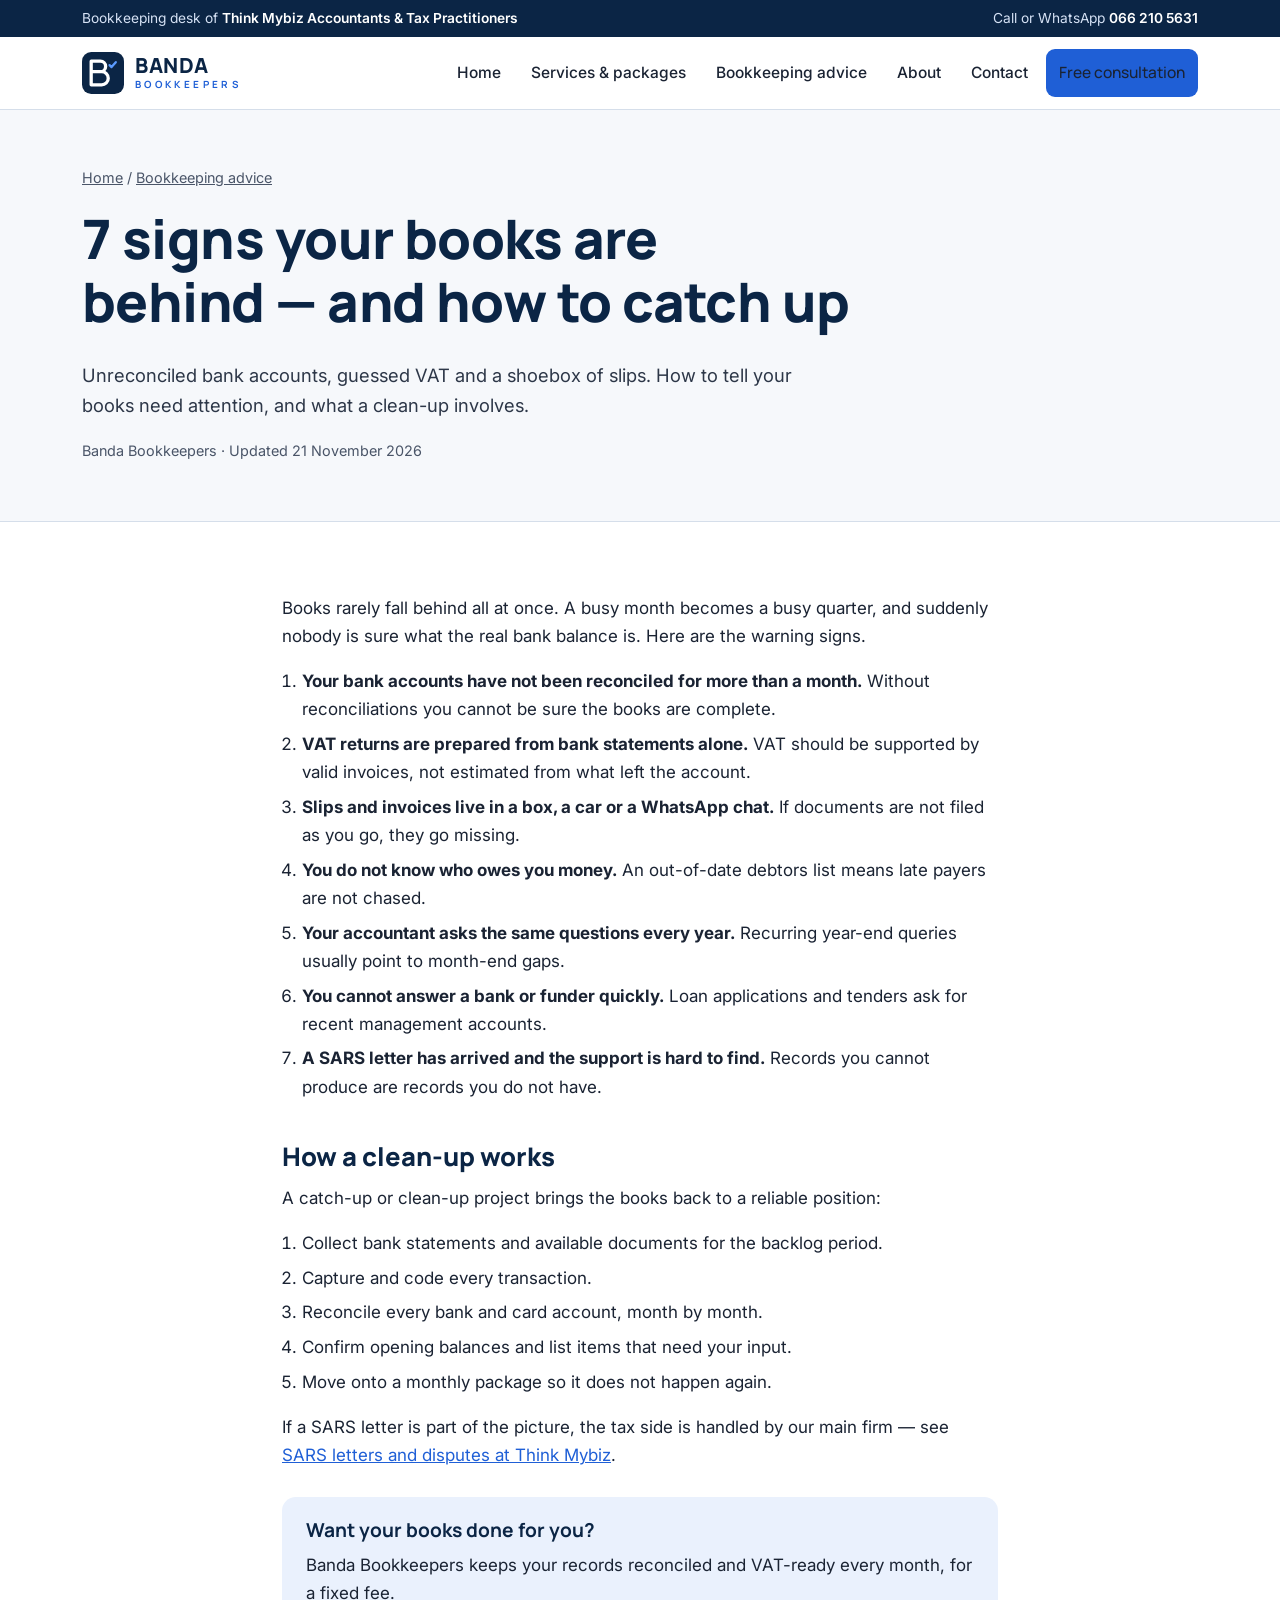
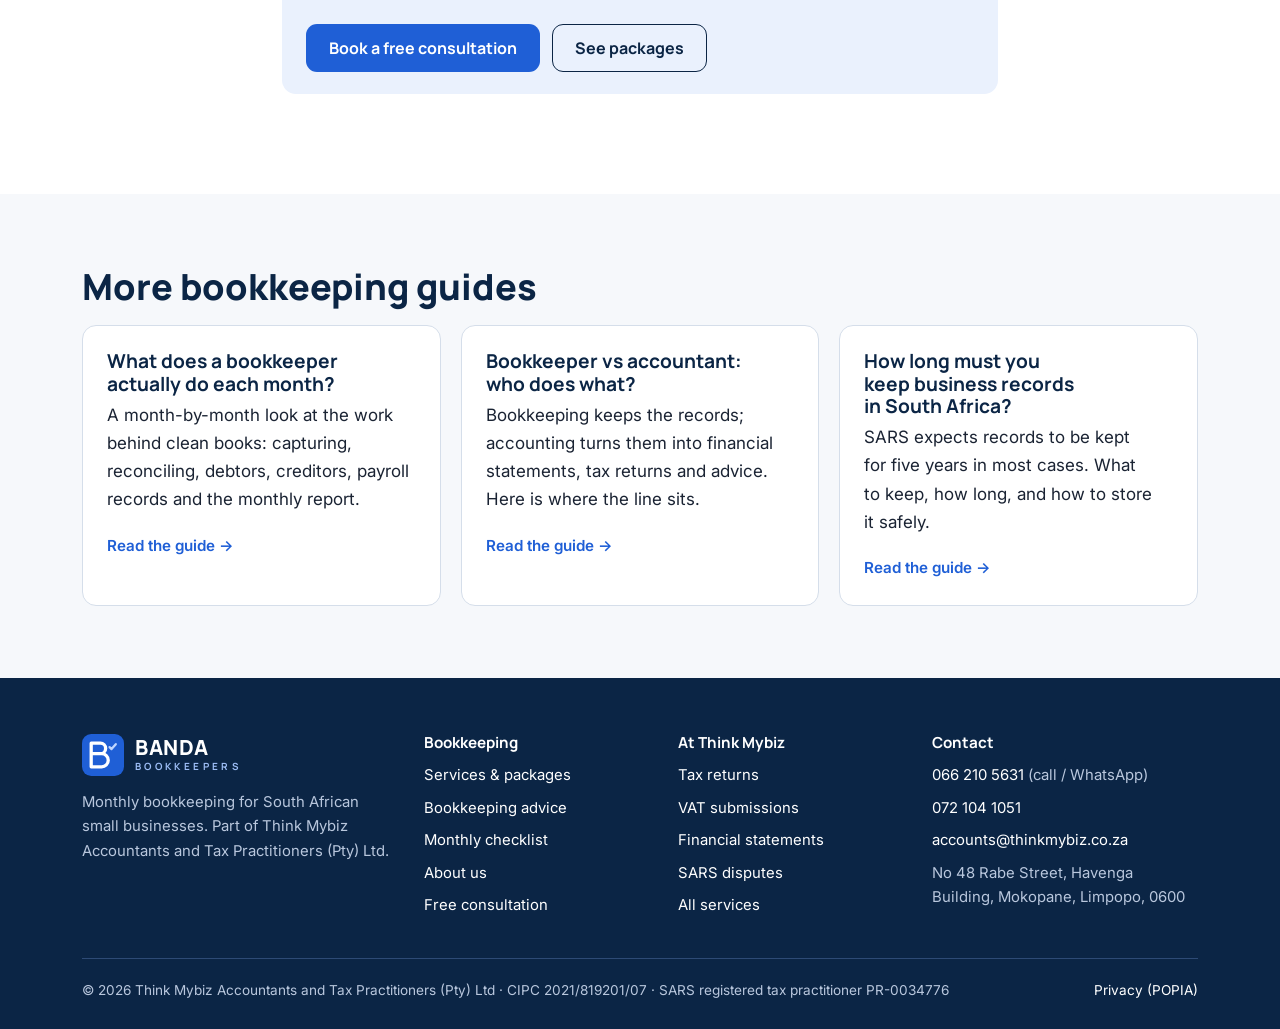
<file: bookkeeping-advice/signs-your-books-are-behind/index.html>
<!doctype html>
<html lang="en-ZA">
<head>
<meta charset="utf-8">
<meta name="viewport" content="width=device-width, initial-scale=1">
<title>7 signs your books are behind — and how to catch up | Banda Bookkeepers</title>
<meta name="description" content="Unreconciled bank accounts, guessed VAT and a shoebox of slips. How to tell your books need attention, and what a clean-up involves.">
<link rel="canonical" href="https://bandabookkeepers.com/bookkeeping-advice/signs-your-books-are-behind/">
<meta property="og:type" content="website">
<meta property="og:site_name" content="Banda Bookkeepers">
<meta property="og:title" content="7 signs your books are behind — and how to catch up | Banda Bookkeepers">
<meta property="og:description" content="Unreconciled bank accounts, guessed VAT and a shoebox of slips. How to tell your books need attention, and what a clean-up involves.">
<meta property="og:url" content="https://bandabookkeepers.com/bookkeeping-advice/signs-your-books-are-behind/">
<meta name="theme-color" content="#0B2545">
<link rel="icon" href="/assets/img/favicon.svg" type="image/svg+xml">
<link rel="preconnect" href="https://fonts.googleapis.com">
<link rel="preconnect" href="https://fonts.gstatic.com" crossorigin>
<link href="https://fonts.googleapis.com/css2?family=Manrope:wght@600;700;800&family=Inter:wght@400;500;600&display=swap" rel="stylesheet">
<link rel="stylesheet" href="/assets/css/site.css?v=1">
<script type="application/ld+json">{"@context": "https://schema.org", "@type": "AccountingService", "name": "Banda Bookkeepers", "url": "https://bandabookkeepers.com/", "logo": "https://bandabookkeepers.com/assets/img/favicon.svg", "telephone": "+27 66 210 5631", "email": "accounts@thinkmybiz.co.za", "description": "Monthly bookkeeping, bank reconciliations, payroll records and VAT-ready books for South African small businesses.", "address": {"@type": "PostalAddress", "streetAddress": "No 48 Rabe Street, Havenga Building", "addressLocality": "Mokopane", "addressRegion": "Limpopo", "postalCode": "0600", "addressCountry": "ZA"}, "areaServed": ["Mokopane", "Polokwane", "Pretoria", "Centurion", "Johannesburg", "Midrand", "South Africa"], "parentOrganization": {"@type": "AccountingService", "name": "Think Mybiz Accountants and Tax Practitioners (Pty) Ltd", "url": "https://www.thinkmybiz.co.za/"}}</script>
<script type="application/ld+json">{"@context": "https://schema.org", "@type": "Article", "headline": "7 signs your books are behind — and how to catch up", "description": "Unreconciled bank accounts, guessed VAT and a shoebox of slips. How to tell your books need attention, and what a clean-up involves.", "datePublished": "2026-11-21", "dateModified": "2026-11-21", "author": {"@type": "Organization", "name": "Banda Bookkeepers"}, "publisher": {"@type": "Organization", "name": "Banda Bookkeepers", "logo": {"@type": "ImageObject", "url": "https://bandabookkeepers.com/assets/img/favicon.svg"}}, "mainEntityOfPage": "https://bandabookkeepers.com/bookkeeping-advice/signs-your-books-are-behind/"}</script>
</head>
<body>
<a class="skip" href="#main">Skip to content</a>
<div class="strip"><div class="wrap">
<span>Bookkeeping desk of <a href="https://www.thinkmybiz.co.za/?ref=bandabookkeepers">Think Mybiz Accountants &amp; Tax Practitioners</a></span>
<span class="hide-sm">Call or WhatsApp <a href="tel:+27662105631">066 210 5631</a></span>
</div></div>
<header class="site-head"><div class="wrap">
<a class="brand" href="/" aria-label="Banda Bookkeepers home"><svg viewBox="0 0 64 64" aria-hidden="true"><rect width="64" height="64" rx="14" fill="#0B2545"/><path d="M14 14V50M14 14H28A8 8 0 0 1 28 30H14M14 30H30A10 10 0 0 1 30 50H14" fill="none" stroke="#fff" stroke-width="5" stroke-linejoin="round" stroke-linecap="round"/><path d="M42 20L45 23L51.5 15.5" fill="none" stroke="#5B9BFF" stroke-width="3.5" stroke-linecap="round" stroke-linejoin="round"/></svg><span class="brand-text"><b>BANDA</b><span>BOOKKEEPERS</span></span></a>
<nav aria-label="Main">
<button class="menu-toggle" aria-expanded="false" aria-controls="nav-links" aria-label="Open menu"><svg width="22" height="22" viewBox="0 0 24 24" fill="none" stroke="#0B2545" stroke-width="2" stroke-linecap="round" aria-hidden="true"><path d="M4 7h16M4 12h16M4 17h16"/></svg></button>
<ul class="nav-links" id="nav-links">
<li><a href="/">Home</a></li>
<li><a href="/services/">Services & packages</a></li>
<li><a href="/bookkeeping-advice/">Bookkeeping advice</a></li>
<li><a href="/about/">About</a></li>
<li><a href="/contact/">Contact</a></li>
<li><a class="btn btn-primary nav-cta" href="/contact/">Free consultation</a></li>
</ul>
</nav>
</div></header>
<main id="main">
<div class="page-head"><div class="wrap">
<nav class="crumbs" aria-label="Breadcrumb"><a href="/">Home</a> / <a href="/bookkeeping-advice/">Bookkeeping advice</a></nav>
<h1 style="max-width:22ch">7 signs your books are behind — and how to catch up</h1>
<p class="lead">Unreconciled bank accounts, guessed VAT and a shoebox of slips. How to tell your books need attention, and what a clean-up involves.</p>
<p class="meta">Banda Bookkeepers · Updated 21 November 2026</p>
</div></div>
<section><div class="wrap article">

<p>Books rarely fall behind all at once. A busy month becomes a busy quarter, and suddenly nobody is sure what the real bank balance is. Here are the warning signs.</p>
<ol>
<li><b>Your bank accounts have not been reconciled for more than a month.</b> Without reconciliations you cannot be sure the books are complete.</li>
<li><b>VAT returns are prepared from bank statements alone.</b> VAT should be supported by valid invoices, not estimated from what left the account.</li>
<li><b>Slips and invoices live in a box, a car or a WhatsApp chat.</b> If documents are not filed as you go, they go missing.</li>
<li><b>You do not know who owes you money.</b> An out-of-date debtors list means late payers are not chased.</li>
<li><b>Your accountant asks the same questions every year.</b> Recurring year-end queries usually point to month-end gaps.</li>
<li><b>You cannot answer a bank or funder quickly.</b> Loan applications and tenders ask for recent management accounts.</li>
<li><b>A SARS letter has arrived and the support is hard to find.</b> Records you cannot produce are records you do not have.</li>
</ol>
<h2>How a clean-up works</h2>
<p>A catch-up or clean-up project brings the books back to a reliable position:</p>
<ol>
<li>Collect bank statements and available documents for the backlog period.</li>
<li>Capture and code every transaction.</li>
<li>Reconcile every bank and card account, month by month.</li>
<li>Confirm opening balances and list items that need your input.</li>
<li>Move onto a monthly package so it does not happen again.</li>
</ol>
<p>If a SARS letter is part of the picture, the tax side is handled by our main firm — see <a href="https://www.thinkmybiz.co.za/services/sars-disputes/?ref=bandabookkeepers">SARS letters and disputes at Think Mybiz</a>.</p>

<div class="callout"><h3>Want your books done for you?</h3>
<p>Banda Bookkeepers keeps your records reconciled and VAT-ready every month, for a fixed fee.</p>
<div class="actions"><a class="btn btn-primary" href="/contact/">Book a free consultation</a><a class="btn btn-outline" href="/services/">See packages</a></div></div>
</div></section>
<section class="alt"><div class="wrap"><h2>More bookkeeping guides</h2><div class="grid g3"><a class="card card-link" href="/bookkeeping-advice/what-does-a-bookkeeper-do/"><h3>What does a bookkeeper actually do each month?</h3><p>A month-by-month look at the work behind clean books: capturing, reconciling, debtors, creditors, payroll records and the monthly report.</p><span class="more">Read the guide →</span></a>
<a class="card card-link" href="/bookkeeping-advice/bookkeeper-vs-accountant/"><h3>Bookkeeper vs accountant: who does what?</h3><p>Bookkeeping keeps the records; accounting turns them into financial statements, tax returns and advice. Here is where the line sits.</p><span class="more">Read the guide →</span></a>
<a class="card card-link" href="/bookkeeping-advice/how-long-to-keep-business-records/"><h3>How long must you keep business records in South Africa?</h3><p>SARS expects records to be kept for five years in most cases. What to keep, how long, and how to store it safely.</p><span class="more">Read the guide →</span></a></div></div></section>
</main>
<footer class="site-foot"><div class="wrap">
<div class="foot-grid">
<div class="foot-brand">
<a class="brand" href="/" aria-label="Banda Bookkeepers home"><svg viewBox="0 0 64 64" aria-hidden="true"><rect width="64" height="64" rx="14" fill="#1F5FD6"/><path d="M14 14V50M14 14H28A8 8 0 0 1 28 30H14M14 30H30A10 10 0 0 1 30 50H14" fill="none" stroke="#fff" stroke-width="5" stroke-linejoin="round" stroke-linecap="round"/><path d="M42 20L45 23L51.5 15.5" fill="none" stroke="#BFD6FF" stroke-width="3.5" stroke-linecap="round" stroke-linejoin="round"/></svg><span class="brand-text"><b>BANDA</b><span>BOOKKEEPERS</span></span></a>
<p style="margin-top:14px">Monthly bookkeeping for South African small businesses. Part of Think Mybiz Accountants and Tax Practitioners (Pty) Ltd.</p>
</div>
<div><h4>Bookkeeping</h4><ul>
<li><a href="/services/">Services &amp; packages</a></li>
<li><a href="/bookkeeping-advice/">Bookkeeping advice</a></li>
<li><a href="/bookkeeping-advice/monthly-bookkeeping-checklist/">Monthly checklist</a></li>
<li><a href="/about/">About us</a></li>
<li><a href="/contact/">Free consultation</a></li>
</ul></div>
<div><h4>At Think Mybiz</h4><ul>
<li><a href="https://www.thinkmybiz.co.za/services/business-tax/?ref=bandabookkeepers">Tax returns</a></li>
<li><a href="https://www.thinkmybiz.co.za/services/vat/?ref=bandabookkeepers">VAT submissions</a></li>
<li><a href="https://www.thinkmybiz.co.za/services/accounting/?ref=bandabookkeepers">Financial statements</a></li>
<li><a href="https://www.thinkmybiz.co.za/services/sars-disputes/?ref=bandabookkeepers">SARS disputes</a></li>
<li><a href="https://www.thinkmybiz.co.za/services/?ref=bandabookkeepers">All services</a></li>
</ul></div>
<div><h4>Contact</h4><ul>
<li><a href="tel:+27662105631">066 210 5631</a> (call / WhatsApp)</li>
<li><a href="tel:+27721041051">072 104 1051</a></li>
<li><a href="mailto:accounts@thinkmybiz.co.za">accounts@thinkmybiz.co.za</a></li>
<li>No 48 Rabe Street, Havenga Building, Mokopane, Limpopo, 0600</li>
</ul></div>
</div>
<div class="foot-base">
<span>© <span id="year">2026</span> Think Mybiz Accountants and Tax Practitioners (Pty) Ltd · CIPC 2021/819201/07 · SARS registered tax practitioner PR-0034776</span>
<span><a href="/privacy/">Privacy (POPIA)</a></span>
</div>
</div></footer>
<script src="/assets/js/site.js?v=1" defer></script>
</body>
</html>
</file>
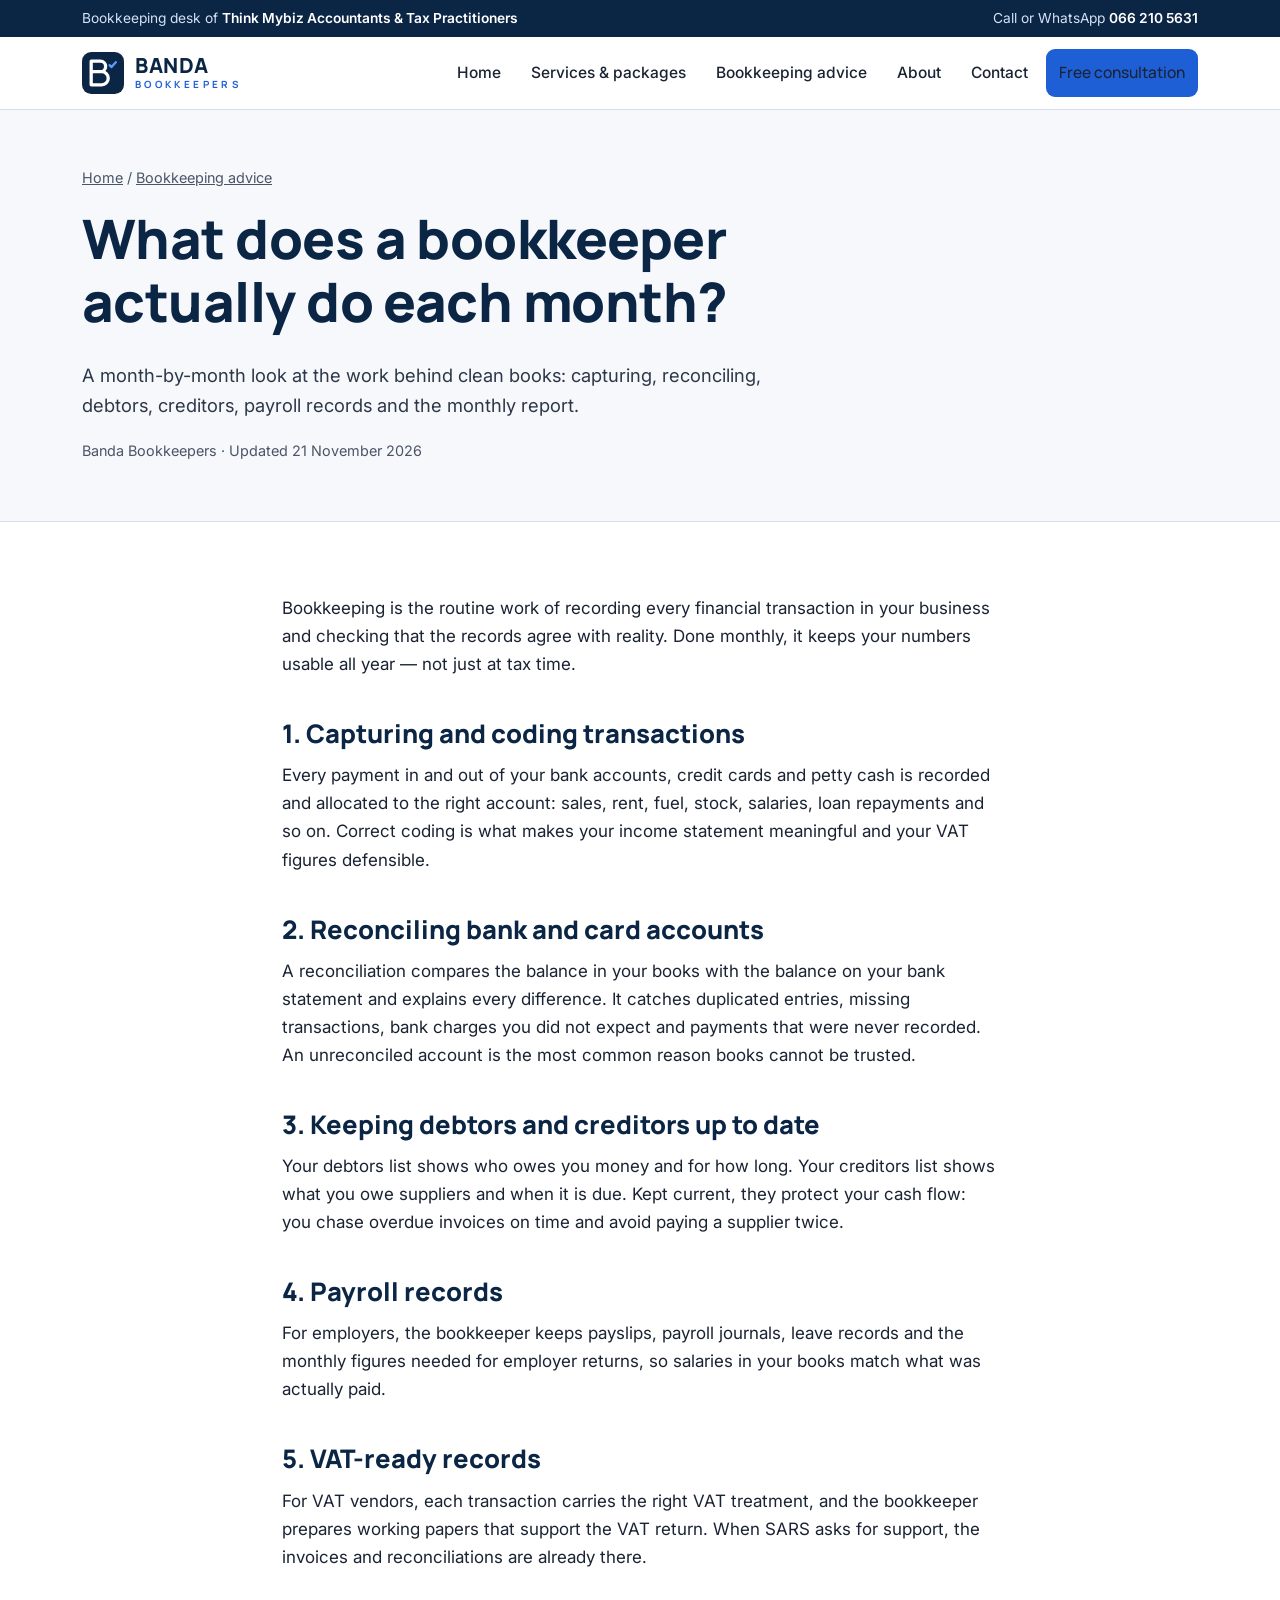
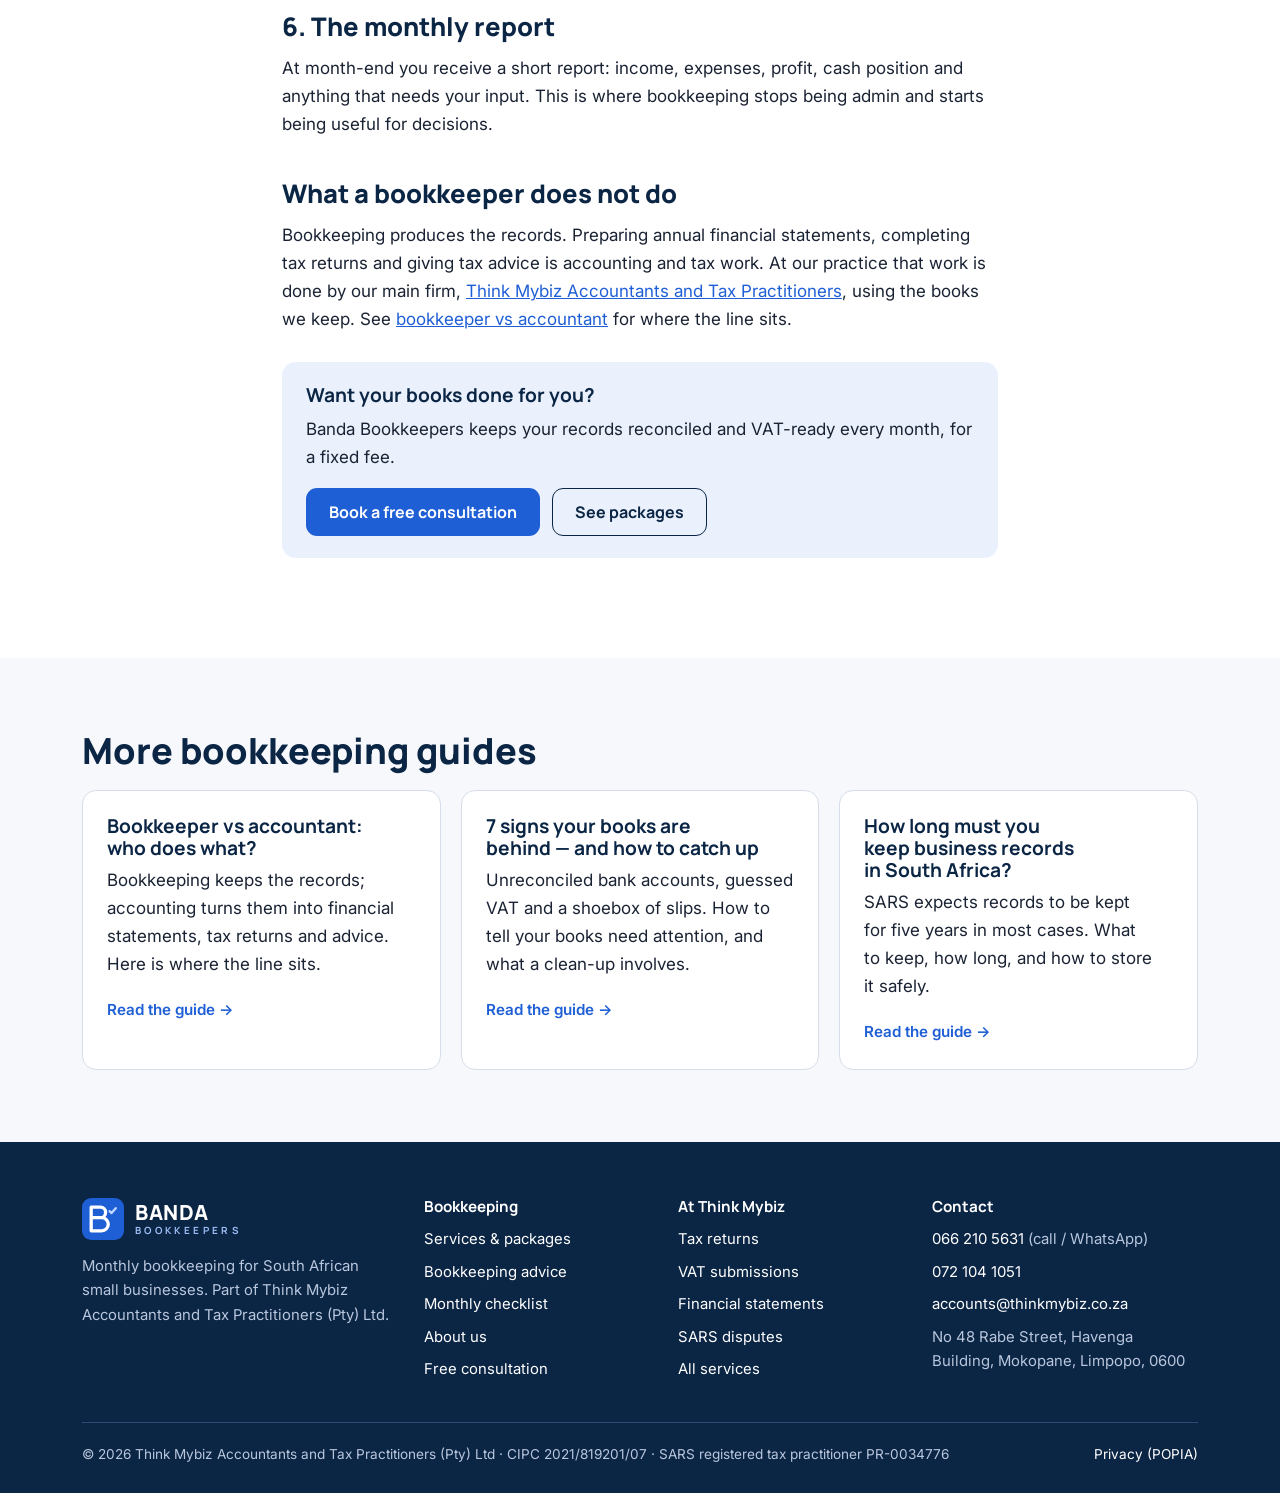
<file: bookkeeping-advice/what-does-a-bookkeeper-do/index.html>
<!doctype html>
<html lang="en-ZA">
<head>
<meta charset="utf-8">
<meta name="viewport" content="width=device-width, initial-scale=1">
<title>What does a bookkeeper actually do each month? | Banda Bookkeepers</title>
<meta name="description" content="A month-by-month look at the work behind clean books: capturing, reconciling, debtors, creditors, payroll records and the monthly report.">
<link rel="canonical" href="https://bandabookkeepers.com/bookkeeping-advice/what-does-a-bookkeeper-do/">
<meta property="og:type" content="website">
<meta property="og:site_name" content="Banda Bookkeepers">
<meta property="og:title" content="What does a bookkeeper actually do each month? | Banda Bookkeepers">
<meta property="og:description" content="A month-by-month look at the work behind clean books: capturing, reconciling, debtors, creditors, payroll records and the monthly report.">
<meta property="og:url" content="https://bandabookkeepers.com/bookkeeping-advice/what-does-a-bookkeeper-do/">
<meta name="theme-color" content="#0B2545">
<link rel="icon" href="/assets/img/favicon.svg" type="image/svg+xml">
<link rel="preconnect" href="https://fonts.googleapis.com">
<link rel="preconnect" href="https://fonts.gstatic.com" crossorigin>
<link href="https://fonts.googleapis.com/css2?family=Manrope:wght@600;700;800&family=Inter:wght@400;500;600&display=swap" rel="stylesheet">
<link rel="stylesheet" href="/assets/css/site.css?v=1">
<script type="application/ld+json">{"@context": "https://schema.org", "@type": "AccountingService", "name": "Banda Bookkeepers", "url": "https://bandabookkeepers.com/", "logo": "https://bandabookkeepers.com/assets/img/favicon.svg", "telephone": "+27 66 210 5631", "email": "accounts@thinkmybiz.co.za", "description": "Monthly bookkeeping, bank reconciliations, payroll records and VAT-ready books for South African small businesses.", "address": {"@type": "PostalAddress", "streetAddress": "No 48 Rabe Street, Havenga Building", "addressLocality": "Mokopane", "addressRegion": "Limpopo", "postalCode": "0600", "addressCountry": "ZA"}, "areaServed": ["Mokopane", "Polokwane", "Pretoria", "Centurion", "Johannesburg", "Midrand", "South Africa"], "parentOrganization": {"@type": "AccountingService", "name": "Think Mybiz Accountants and Tax Practitioners (Pty) Ltd", "url": "https://www.thinkmybiz.co.za/"}}</script>
<script type="application/ld+json">{"@context": "https://schema.org", "@type": "Article", "headline": "What does a bookkeeper actually do each month?", "description": "A month-by-month look at the work behind clean books: capturing, reconciling, debtors, creditors, payroll records and the monthly report.", "datePublished": "2026-11-21", "dateModified": "2026-11-21", "author": {"@type": "Organization", "name": "Banda Bookkeepers"}, "publisher": {"@type": "Organization", "name": "Banda Bookkeepers", "logo": {"@type": "ImageObject", "url": "https://bandabookkeepers.com/assets/img/favicon.svg"}}, "mainEntityOfPage": "https://bandabookkeepers.com/bookkeeping-advice/what-does-a-bookkeeper-do/"}</script>
</head>
<body>
<a class="skip" href="#main">Skip to content</a>
<div class="strip"><div class="wrap">
<span>Bookkeeping desk of <a href="https://www.thinkmybiz.co.za/?ref=bandabookkeepers">Think Mybiz Accountants &amp; Tax Practitioners</a></span>
<span class="hide-sm">Call or WhatsApp <a href="tel:+27662105631">066 210 5631</a></span>
</div></div>
<header class="site-head"><div class="wrap">
<a class="brand" href="/" aria-label="Banda Bookkeepers home"><svg viewBox="0 0 64 64" aria-hidden="true"><rect width="64" height="64" rx="14" fill="#0B2545"/><path d="M14 14V50M14 14H28A8 8 0 0 1 28 30H14M14 30H30A10 10 0 0 1 30 50H14" fill="none" stroke="#fff" stroke-width="5" stroke-linejoin="round" stroke-linecap="round"/><path d="M42 20L45 23L51.5 15.5" fill="none" stroke="#5B9BFF" stroke-width="3.5" stroke-linecap="round" stroke-linejoin="round"/></svg><span class="brand-text"><b>BANDA</b><span>BOOKKEEPERS</span></span></a>
<nav aria-label="Main">
<button class="menu-toggle" aria-expanded="false" aria-controls="nav-links" aria-label="Open menu"><svg width="22" height="22" viewBox="0 0 24 24" fill="none" stroke="#0B2545" stroke-width="2" stroke-linecap="round" aria-hidden="true"><path d="M4 7h16M4 12h16M4 17h16"/></svg></button>
<ul class="nav-links" id="nav-links">
<li><a href="/">Home</a></li>
<li><a href="/services/">Services & packages</a></li>
<li><a href="/bookkeeping-advice/">Bookkeeping advice</a></li>
<li><a href="/about/">About</a></li>
<li><a href="/contact/">Contact</a></li>
<li><a class="btn btn-primary nav-cta" href="/contact/">Free consultation</a></li>
</ul>
</nav>
</div></header>
<main id="main">
<div class="page-head"><div class="wrap">
<nav class="crumbs" aria-label="Breadcrumb"><a href="/">Home</a> / <a href="/bookkeeping-advice/">Bookkeeping advice</a></nav>
<h1 style="max-width:22ch">What does a bookkeeper actually do each month?</h1>
<p class="lead">A month-by-month look at the work behind clean books: capturing, reconciling, debtors, creditors, payroll records and the monthly report.</p>
<p class="meta">Banda Bookkeepers · Updated 21 November 2026</p>
</div></div>
<section><div class="wrap article">

<p>Bookkeeping is the routine work of recording every financial transaction in your business and checking that the records agree with reality. Done monthly, it keeps your numbers usable all year — not just at tax time.</p>
<h2>1. Capturing and coding transactions</h2>
<p>Every payment in and out of your bank accounts, credit cards and petty cash is recorded and allocated to the right account: sales, rent, fuel, stock, salaries, loan repayments and so on. Correct coding is what makes your income statement meaningful and your VAT figures defensible.</p>
<h2>2. Reconciling bank and card accounts</h2>
<p>A reconciliation compares the balance in your books with the balance on your bank statement and explains every difference. It catches duplicated entries, missing transactions, bank charges you did not expect and payments that were never recorded. An unreconciled account is the most common reason books cannot be trusted.</p>
<h2>3. Keeping debtors and creditors up to date</h2>
<p>Your debtors list shows who owes you money and for how long. Your creditors list shows what you owe suppliers and when it is due. Kept current, they protect your cash flow: you chase overdue invoices on time and avoid paying a supplier twice.</p>
<h2>4. Payroll records</h2>
<p>For employers, the bookkeeper keeps payslips, payroll journals, leave records and the monthly figures needed for employer returns, so salaries in your books match what was actually paid.</p>
<h2>5. VAT-ready records</h2>
<p>For VAT vendors, each transaction carries the right VAT treatment, and the bookkeeper prepares working papers that support the VAT return. When SARS asks for support, the invoices and reconciliations are already there.</p>
<h2>6. The monthly report</h2>
<p>At month-end you receive a short report: income, expenses, profit, cash position and anything that needs your input. This is where bookkeeping stops being admin and starts being useful for decisions.</p>
<h2>What a bookkeeper does not do</h2>
<p>Bookkeeping produces the records. Preparing annual financial statements, completing tax returns and giving tax advice is accounting and tax work. At our practice that work is done by our main firm, <a href="https://www.thinkmybiz.co.za/?ref=bandabookkeepers">Think Mybiz Accountants and Tax Practitioners</a>, using the books we keep. See <a href="/bookkeeping-advice/bookkeeper-vs-accountant/">bookkeeper vs accountant</a> for where the line sits.</p>

<div class="callout"><h3>Want your books done for you?</h3>
<p>Banda Bookkeepers keeps your records reconciled and VAT-ready every month, for a fixed fee.</p>
<div class="actions"><a class="btn btn-primary" href="/contact/">Book a free consultation</a><a class="btn btn-outline" href="/services/">See packages</a></div></div>
</div></section>
<section class="alt"><div class="wrap"><h2>More bookkeeping guides</h2><div class="grid g3"><a class="card card-link" href="/bookkeeping-advice/bookkeeper-vs-accountant/"><h3>Bookkeeper vs accountant: who does what?</h3><p>Bookkeeping keeps the records; accounting turns them into financial statements, tax returns and advice. Here is where the line sits.</p><span class="more">Read the guide →</span></a>
<a class="card card-link" href="/bookkeeping-advice/signs-your-books-are-behind/"><h3>7 signs your books are behind — and how to catch up</h3><p>Unreconciled bank accounts, guessed VAT and a shoebox of slips. How to tell your books need attention, and what a clean-up involves.</p><span class="more">Read the guide →</span></a>
<a class="card card-link" href="/bookkeeping-advice/how-long-to-keep-business-records/"><h3>How long must you keep business records in South Africa?</h3><p>SARS expects records to be kept for five years in most cases. What to keep, how long, and how to store it safely.</p><span class="more">Read the guide →</span></a></div></div></section>
</main>
<footer class="site-foot"><div class="wrap">
<div class="foot-grid">
<div class="foot-brand">
<a class="brand" href="/" aria-label="Banda Bookkeepers home"><svg viewBox="0 0 64 64" aria-hidden="true"><rect width="64" height="64" rx="14" fill="#1F5FD6"/><path d="M14 14V50M14 14H28A8 8 0 0 1 28 30H14M14 30H30A10 10 0 0 1 30 50H14" fill="none" stroke="#fff" stroke-width="5" stroke-linejoin="round" stroke-linecap="round"/><path d="M42 20L45 23L51.5 15.5" fill="none" stroke="#BFD6FF" stroke-width="3.5" stroke-linecap="round" stroke-linejoin="round"/></svg><span class="brand-text"><b>BANDA</b><span>BOOKKEEPERS</span></span></a>
<p style="margin-top:14px">Monthly bookkeeping for South African small businesses. Part of Think Mybiz Accountants and Tax Practitioners (Pty) Ltd.</p>
</div>
<div><h4>Bookkeeping</h4><ul>
<li><a href="/services/">Services &amp; packages</a></li>
<li><a href="/bookkeeping-advice/">Bookkeeping advice</a></li>
<li><a href="/bookkeeping-advice/monthly-bookkeeping-checklist/">Monthly checklist</a></li>
<li><a href="/about/">About us</a></li>
<li><a href="/contact/">Free consultation</a></li>
</ul></div>
<div><h4>At Think Mybiz</h4><ul>
<li><a href="https://www.thinkmybiz.co.za/services/business-tax/?ref=bandabookkeepers">Tax returns</a></li>
<li><a href="https://www.thinkmybiz.co.za/services/vat/?ref=bandabookkeepers">VAT submissions</a></li>
<li><a href="https://www.thinkmybiz.co.za/services/accounting/?ref=bandabookkeepers">Financial statements</a></li>
<li><a href="https://www.thinkmybiz.co.za/services/sars-disputes/?ref=bandabookkeepers">SARS disputes</a></li>
<li><a href="https://www.thinkmybiz.co.za/services/?ref=bandabookkeepers">All services</a></li>
</ul></div>
<div><h4>Contact</h4><ul>
<li><a href="tel:+27662105631">066 210 5631</a> (call / WhatsApp)</li>
<li><a href="tel:+27721041051">072 104 1051</a></li>
<li><a href="mailto:accounts@thinkmybiz.co.za">accounts@thinkmybiz.co.za</a></li>
<li>No 48 Rabe Street, Havenga Building, Mokopane, Limpopo, 0600</li>
</ul></div>
</div>
<div class="foot-base">
<span>© <span id="year">2026</span> Think Mybiz Accountants and Tax Practitioners (Pty) Ltd · CIPC 2021/819201/07 · SARS registered tax practitioner PR-0034776</span>
<span><a href="/privacy/">Privacy (POPIA)</a></span>
</div>
</div></footer>
<script src="/assets/js/site.js?v=1" defer></script>
</body>
</html>
</file>
<file: assets/css/site.css>
/* Banda Bookkeepers — site styles (hand-edited; not generated) */
:root{
  --navy:#0B2545;--blue:#1F5FD6;--blue-d:#174BAA;--tick:#5B9BFF;--paper:#EAF1FD;
  --ink:#1A2333;--muted:#4A5568;--rule:#D5DEEA;--bg:#F6F8FB;--white:#fff;
  --radius:14px;--max:1160px;
  --head:"Manrope",system-ui,-apple-system,"Segoe UI",sans-serif;
  --body:"Inter",system-ui,-apple-system,"Segoe UI",sans-serif;
}
*{box-sizing:border-box}
html{scroll-behavior:smooth}
body{margin:0;font-family:var(--body);color:var(--ink);background:var(--white);font-size:17px;line-height:1.65;-webkit-font-smoothing:antialiased}
img,svg{max-width:100%;display:block}
a{color:var(--blue)}a:hover{color:var(--navy)}
h1,h2,h3,h4{font-family:var(--head);color:var(--navy);line-height:1.15;margin:0 0 .5em;text-wrap:balance}
h1{font-size:clamp(2.1rem,4.6vw,3.4rem);font-weight:800;letter-spacing:-.01em}
h2{font-size:clamp(1.6rem,3vw,2.25rem);font-weight:800}
h3{font-size:1.2rem;font-weight:700}
p{margin:0 0 1em;text-wrap:pretty}
.wrap{width:100%;max-width:var(--max);margin:0 auto;padding:0 22px}
.skip{position:absolute;left:-999px;top:0;background:var(--navy);color:#fff;padding:10px 14px;z-index:99}
.skip:focus{left:10px}
:focus-visible{outline:3px solid var(--tick);outline-offset:2px}

/* Top strip + header */
.strip{background:var(--navy);color:#D6E2F5;font-size:.86rem}
.strip .wrap{display:flex;justify-content:space-between;gap:12px;flex-wrap:wrap;padding-top:7px;padding-bottom:7px}
.strip a{color:#fff;text-decoration:none;font-weight:600}.strip a:hover{text-decoration:underline;color:#fff}
.site-head{position:sticky;top:0;z-index:50;background:rgba(255,255,255,.97);border-bottom:1px solid var(--rule);backdrop-filter:saturate(1.2) blur(6px)}
.site-head .wrap{display:flex;align-items:center;justify-content:space-between;gap:18px;min-height:72px}
.brand{display:flex;align-items:center;gap:11px;text-decoration:none}
.brand svg{width:42px;height:42px;flex:0 0 auto}
.brand-text{display:flex;flex-direction:column;line-height:1}
.brand-text b{font-family:var(--head);font-weight:800;font-size:1.3rem;letter-spacing:.03em;color:var(--navy)}
.brand-text span{font-family:var(--head);font-weight:700;font-size:.62rem;letter-spacing:.34em;color:var(--blue);margin-top:4px}
.nav-links{display:flex;align-items:center;gap:6px;list-style:none;margin:0;padding:0}
.nav-links a{display:block;padding:10px 12px;border-radius:9px;text-decoration:none;color:var(--ink);font-weight:500;font-size:.97rem}
.nav-links a:hover,.nav-links a[aria-current=page]{background:var(--paper);color:var(--navy)}
.menu-toggle{display:none;background:none;border:1px solid var(--rule);border-radius:10px;min-width:44px;min-height:44px;cursor:pointer}
.menu-toggle svg{margin:auto}

/* Buttons */
.btn{display:inline-flex;align-items:center;justify-content:center;gap:8px;min-height:48px;padding:0 22px;border-radius:11px;font-family:var(--head);font-weight:700;font-size:1rem;text-decoration:none;border:1.5px solid transparent;cursor:pointer;transition:background .15s,color .15s}
.btn-primary{background:var(--blue);color:#fff}.btn-primary:hover{background:var(--blue-d);color:#fff}
.btn-outline{border-color:var(--navy);color:var(--navy);background:transparent}.btn-outline:hover{background:var(--navy);color:#fff}
.btn-light{background:#fff;color:var(--navy)}.btn-light:hover{background:var(--paper);color:var(--navy)}
.btn-ghost-light{border-color:#9DBDF5;color:#fff}.btn-ghost-light:hover{background:rgba(255,255,255,.1);color:#fff}
.btn-wa{background:#0F7A3D;color:#fff}.btn-wa:hover{background:#0B5F2F;color:#fff}
.nav-cta{min-height:44px;padding:0 16px;font-size:.94rem}
.actions{display:flex;flex-wrap:wrap;gap:12px}

/* Sections */
section{padding:72px 0}
.alt{background:var(--bg)}
.paper{background:var(--paper)}
.eyebrow{display:inline-block;font-size:.8rem;font-weight:700;letter-spacing:.12em;text-transform:uppercase;color:var(--blue);margin-bottom:12px}
.lead{font-size:1.15rem;color:#2D3748;max-width:62ch}
.sec-head{max-width:720px;margin-bottom:36px}
.muted{color:var(--muted)}
.small{font-size:.9rem}

/* Hero */
.hero{background:var(--navy);color:#fff;padding:84px 0 88px;position:relative;overflow:hidden}
.hero h1{color:#fff;max-width:15ch}
.hero .lead{color:#D6E2F5}
.hero .eyebrow{color:#9DBDF5}
.hero-grid{display:grid;grid-template-columns:minmax(0,1.25fr) minmax(0,.9fr);gap:48px;align-items:center}
.hero-mark{position:absolute;right:-120px;bottom:-140px;width:560px;opacity:.06;pointer-events:none}
.hero-card{background:#fff;color:var(--ink);border-radius:18px;padding:28px;box-shadow:0 18px 40px rgba(3,15,35,.28)}
.hero-card h2{font-size:1.3rem}
.checks{list-style:none;margin:0;padding:0;display:grid;gap:12px}
.checks li{display:flex;gap:11px;align-items:flex-start}
.checks li::before{content:"";flex:0 0 22px;height:22px;margin-top:3px;border-radius:7px;background:var(--paper) url("data:image/svg+xml,%3Csvg xmlns='http://www.w3.org/2000/svg' viewBox='0 0 24 24'%3E%3Cpath d='M6 12.5l4 4 8-9' fill='none' stroke='%231F5FD6' stroke-width='3' stroke-linecap='round' stroke-linejoin='round'/%3E%3C/svg%3E") center/16px no-repeat}
.trust{display:flex;flex-wrap:wrap;gap:10px 22px;margin-top:28px;font-size:.92rem;color:#B9C7DD}
.trust b{color:#fff;font-weight:600}

/* Cards and grids */
.grid{display:grid;gap:20px}
.g2{grid-template-columns:repeat(2,minmax(0,1fr))}
.g3{grid-template-columns:repeat(3,minmax(0,1fr))}
.g4{grid-template-columns:repeat(4,minmax(0,1fr))}
.card{background:#fff;border:1px solid var(--rule);border-radius:var(--radius);padding:24px}
.card h3{margin-bottom:.35em}
.card p:last-child{margin-bottom:0}
.card-link{text-decoration:none;color:inherit;display:block;transition:border-color .15s,transform .15s}
.card-link:hover{border-color:var(--blue);color:inherit;transform:translateY(-2px)}
.card-link .more{font-weight:600;color:var(--blue);font-size:.95rem}
.icon{width:44px;height:44px;border-radius:12px;background:var(--paper);display:flex;align-items:center;justify-content:center;margin-bottom:14px}
.icon svg{width:22px;height:22px}
.pkg{display:flex;flex-direction:column;gap:6px}
.pkg.featured{border:2px solid var(--blue);background:var(--paper)}
.pkg .who{font-size:.88rem;font-weight:600;color:var(--blue)}
.badge{align-self:flex-start;font-size:.75rem;font-weight:700;color:#fff;background:var(--blue);padding:3px 10px;border-radius:999px}
.pkg ul{margin:.4em 0 0;padding-left:1.1em}
.pkg li{margin-bottom:.25em}

/* Steps */
.steps{counter-reset:s;list-style:none;margin:0;padding:0;display:grid;gap:18px;grid-template-columns:repeat(5,minmax(0,1fr))}
.steps li{counter-increment:s;background:#fff;border:1px solid var(--rule);border-radius:var(--radius);padding:22px 20px}
.steps li::before{content:counter(s);display:flex;width:36px;height:36px;border-radius:50%;background:var(--blue);color:#fff;font-family:var(--head);font-weight:800;align-items:center;justify-content:center;margin-bottom:12px}
.steps h3{font-size:1.05rem}
.steps p{font-size:.95rem;margin:0;color:#2D3748}

/* Escalation band */
.tmb{background:var(--navy);color:#D6E2F5;border-radius:20px;padding:40px}
.tmb h2{color:#fff}
.tmb-list{display:grid;grid-template-columns:repeat(2,minmax(0,1fr));gap:10px 18px;list-style:none;padding:0;margin:20px 0 24px}
.tmb-list a{display:flex;justify-content:space-between;gap:10px;padding:12px 16px;border:1px solid #2D4A75;border-radius:11px;color:#fff;text-decoration:none;font-weight:500}
.tmb-list a:hover{background:rgba(255,255,255,.07);color:#fff;border-color:#5B9BFF}
.tmb-list a span{color:#9DBDF5}

/* Article */
.article{max-width:760px}
.article h2{font-size:1.6rem;margin-top:1.6em}
.article ul,.article ol{padding-left:1.2em}
.article li{margin-bottom:.4em}
.crumbs{font-size:.9rem;color:var(--muted);margin-bottom:18px}
.crumbs a{color:var(--muted)}
.callout{background:var(--paper);border-radius:var(--radius);padding:22px 24px;margin:28px 0}
.callout p:last-child{margin-bottom:0}
.page-head{background:var(--bg);border-bottom:1px solid var(--rule);padding:56px 0 44px}
.meta{font-size:.9rem;color:var(--muted)}

/* FAQ */
.faq details{border-bottom:1px solid var(--rule);padding:16px 0}
.faq summary{cursor:pointer;font-family:var(--head);font-weight:700;color:var(--navy);font-size:1.08rem;list-style:none;display:flex;justify-content:space-between;gap:16px}
.faq summary::after{content:"+";font-size:1.4rem;line-height:1;color:var(--blue)}
.faq details[open] summary::after{content:"–"}
.faq details p{margin:.7em 0 0}

/* Form */
.form{display:grid;gap:16px}
.form .row{display:grid;grid-template-columns:repeat(2,minmax(0,1fr));gap:16px}
label{display:block;font-weight:600;font-size:.94rem;margin-bottom:6px;color:var(--navy)}
input,select,textarea{width:100%;font:inherit;font-size:1rem;padding:12px 14px;border:1.5px solid #B8C5D9;border-radius:10px;background:#fff;color:var(--ink);min-height:48px}
textarea{min-height:120px;resize:vertical}
input:focus,select:focus,textarea:focus{border-color:var(--blue);outline:none;box-shadow:0 0 0 3px rgba(31,95,214,.18)}
.check{display:flex;gap:10px;align-items:flex-start;font-weight:400;font-size:.93rem;color:var(--ink)}
.check input{width:20px;min-height:20px;height:20px;margin-top:3px;flex:0 0 auto}
.hp{position:absolute;left:-5000px;width:1px;height:1px;overflow:hidden}
.notice{padding:14px 16px;border-radius:10px;font-weight:500}
.notice.err{background:#FDECEC;color:#8A1C1C}
.contact-list{list-style:none;padding:0;margin:0;display:grid;gap:16px}
.contact-list b{display:block;font-size:.8rem;letter-spacing:.08em;text-transform:uppercase;color:var(--blue)}

/* CTA band + footer */
.cta-band{background:var(--blue);color:#fff;padding:56px 0}
.cta-band h2{color:#fff;margin-bottom:.3em}
.cta-band p{color:#E3ECFC}
.cta-band .wrap{display:flex;justify-content:space-between;align-items:center;gap:28px;flex-wrap:wrap}
.site-foot{background:var(--navy);color:#B9C7DD;font-size:.93rem;padding:56px 0 28px}
.site-foot a{color:#fff;text-decoration:none}.site-foot a:hover{text-decoration:underline;color:#fff}
.foot-grid{display:grid;grid-template-columns:1.4fr 1fr 1fr 1.2fr;gap:32px}
.site-foot h4{color:#fff;font-size:.95rem;margin-bottom:12px}
.site-foot ul{list-style:none;margin:0;padding:0;display:grid;gap:8px}
.foot-brand .brand-text b{color:#fff}.foot-brand .brand-text span{color:#9DBDF5}
.foot-base{border-top:1px solid #2D4A75;margin-top:40px;padding-top:20px;display:flex;justify-content:space-between;gap:16px;flex-wrap:wrap;font-size:.85rem}

/* Contact layout */
.contact-grid{grid-template-columns:minmax(0,1.5fr) minmax(0,1fr);gap:48px}

/* Responsive */
@media (max-width:1000px){
  .steps{grid-template-columns:repeat(2,minmax(0,1fr))}
  .g4{grid-template-columns:repeat(2,minmax(0,1fr))}
  .foot-grid{grid-template-columns:repeat(2,minmax(0,1fr))}
}
@media (max-width:860px){
  .menu-toggle{display:flex}
  .nav-links{display:none;position:absolute;left:0;right:0;top:100%;background:#fff;border-bottom:1px solid var(--rule);flex-direction:column;align-items:stretch;padding:10px 16px 16px}
  .nav-links.open{display:flex}
  .nav-links a{padding:13px 12px}
  .hero-grid,.g2,.g3,.contact-grid{grid-template-columns:1fr}
  .contact-grid .card{position:static!important}
  .tmb-list{grid-template-columns:1fr}
  .tmb{padding:28px 22px}
  section{padding:56px 0}
}
@media (max-width:560px){
  body{font-size:16px}
  .steps,.g4,.foot-grid,.form .row{grid-template-columns:1fr}
  .strip .wrap{justify-content:center;text-align:center}
  .hide-sm{display:none}
}
</file>
